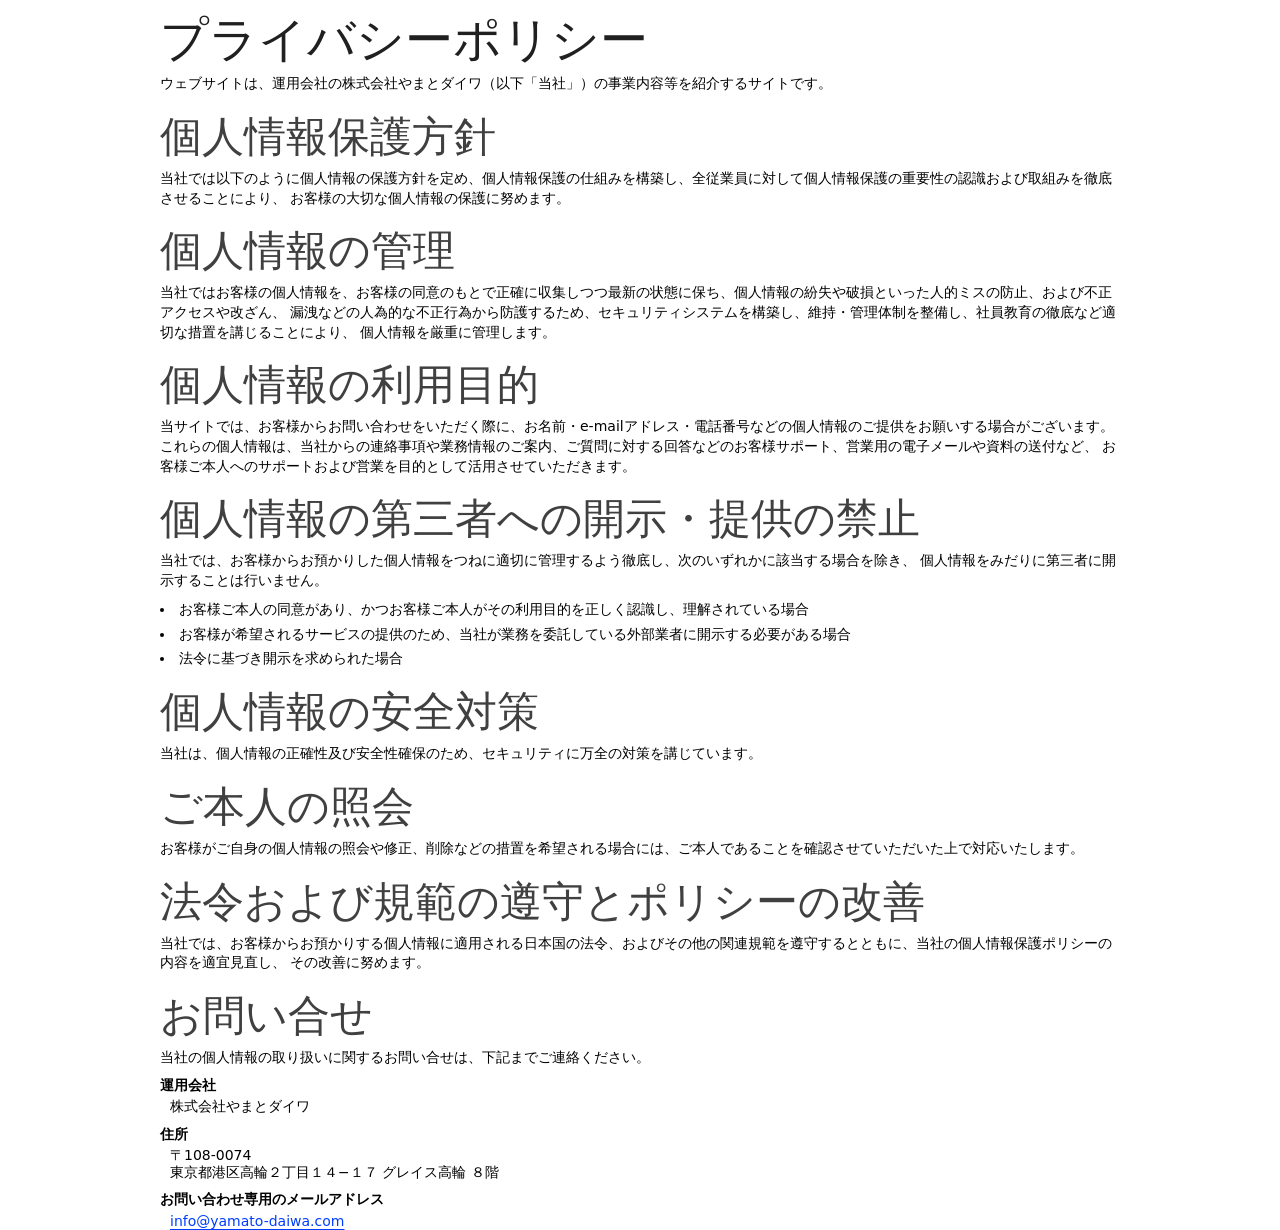
<file: privacy_policy.html>
<!DOCTYPE html><html lang="ja"><head><title>プライバシーポリシー｜ 「株式会社やまとダイワ」</title><meta charset="utf-8"><meta name="viewport" content="width=device-width, initial-scale=1, shrink-to-fit=no"><link href="/PrivacyPolicy/PrivacyPolicyPage--ab9b36f466.css" rel="stylesheet"></head><body class="PrivacyPolicyPage-SpecificContent"><h1>プライバシーポリシー</h1><p>ウェブサイトは、運用会社の株式会社やまとダイワ（以下「当社」）の事業内容等を紹介するサイトです。</p><h2>個人情報保護方針</h2><p>当社では以下のように個人情報の保護方針を定め、個人情報保護の仕組みを構築し、全従業員に対して個人情報保護の重要性の認識および取組みを徹底させることにより、 お客様の大切な個人情報の保護に努めます。</p><h2>個人情報の管理</h2><p>当社ではお客様の個人情報を、お客様の同意のもとで正確に収集しつつ最新の状態に保ち、個人情報の紛失や破損といった人的ミスの防止、および不正アクセスや改ざん、 漏洩などの人為的な不正行為から防護するため、セキュリティシステムを構築し、維持・管理体制を整備し、社員教育の徹底など適切な措置を講じることにより、 個人情報を厳重に管理します。</p><h2>個人情報の利用目的</h2><p>当サイトでは、お客様からお問い合わせをいただく際に、お名前・e-mailアドレス・電話番号などの個人情報のご提供をお願いする場合がございます。 これらの個人情報は、当社からの連絡事項や業務情報のご案内、ご質問に対する回答などのお客様サポート、営業用の電子メールや資料の送付など、 お客様ご本人へのサポートおよび営業を目的として活用させていただきます。</p><h2>個人情報の第三者への開示・提供の禁止</h2><p>当社では、お客様からお預かりした個人情報をつねに適切に管理するよう徹底し、次のいずれかに該当する場合を除き、 個人情報をみだりに第三者に開示することは行いません。</p><ul><li>お客様ご本人の同意があり、かつお客様ご本人がその利用目的を正しく認識し、理解されている場合</li><li>お客様が希望されるサービスの提供のため、当社が業務を委託している外部業者に開示する必要がある場合</li><li>法令に基づき開示を求められた場合</li></ul><h2>個人情報の安全対策</h2><p>当社は、個人情報の正確性及び安全性確保のため、セキュリティに万全の対策を講じています。</p><h2>ご本人の照会</h2><p>お客様がご自身の個人情報の照会や修正、削除などの措置を希望される場合には、ご本人であることを確認させていただいた上で対応いたします。</p><h2>法令および規範の遵守とポリシーの改善</h2><p>当社では、お客様からお預かりする個人情報に適用される日本国の法令、およびその他の関連規範を遵守するとともに、当社の個人情報保護ポリシーの内容を適宜見直し、 その改善に努めます。</p><h2>お問い合せ</h2><p>当社の個人情報の取り扱いに関するお問い合せは、下記までご連絡ください。</p><address><dl><dt>運用会社</dt><dd>株式会社やまとダイワ</dd><dt>住所</dt><dd>〒108-0074<br>東京都港区高輪２丁目１４−１７ グレイス高輪 ８階</dd><dt>お問い合わせ専用のメールアドレス</dt><dd><a class="Link--YDF Link--YDF__LineBreakable" href="mailto:info@yamato-daiwa.com">info@yamato-daiwa.com</a></dd></dl></address></body></html>
</file>
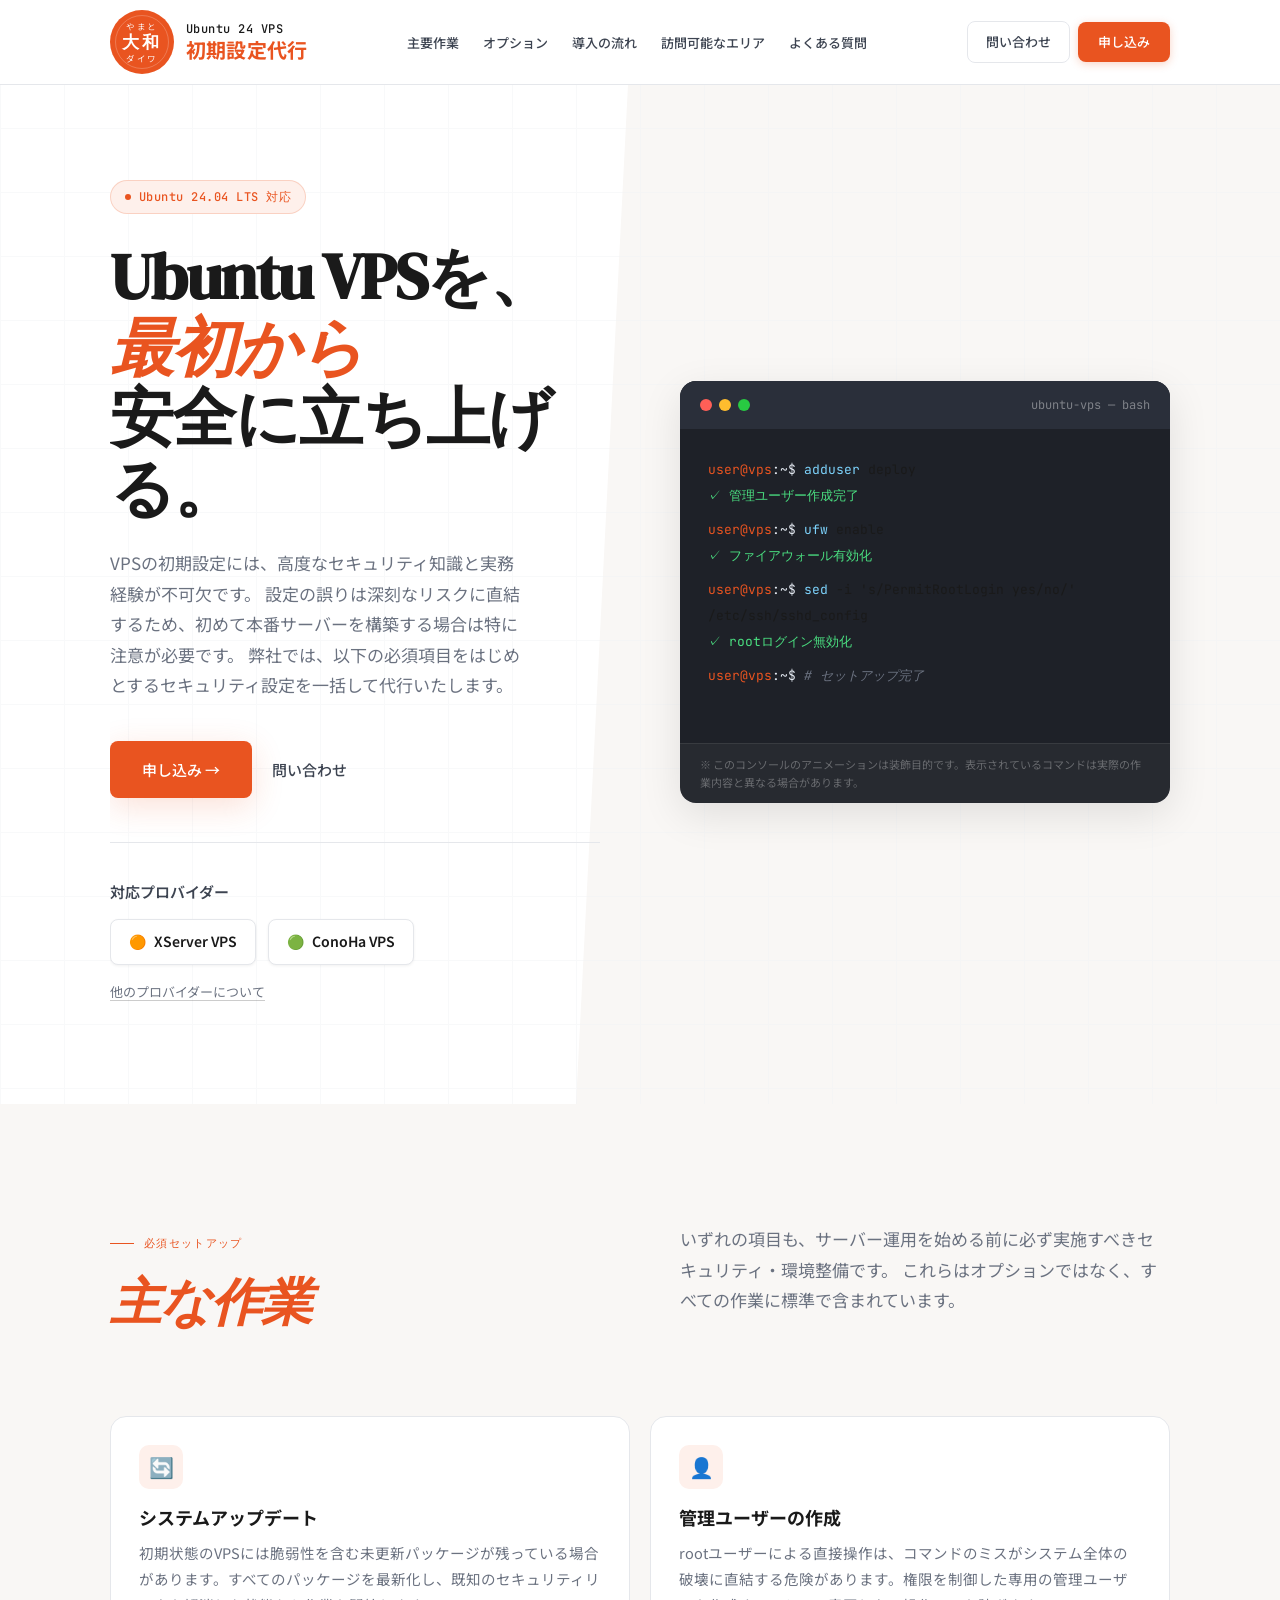
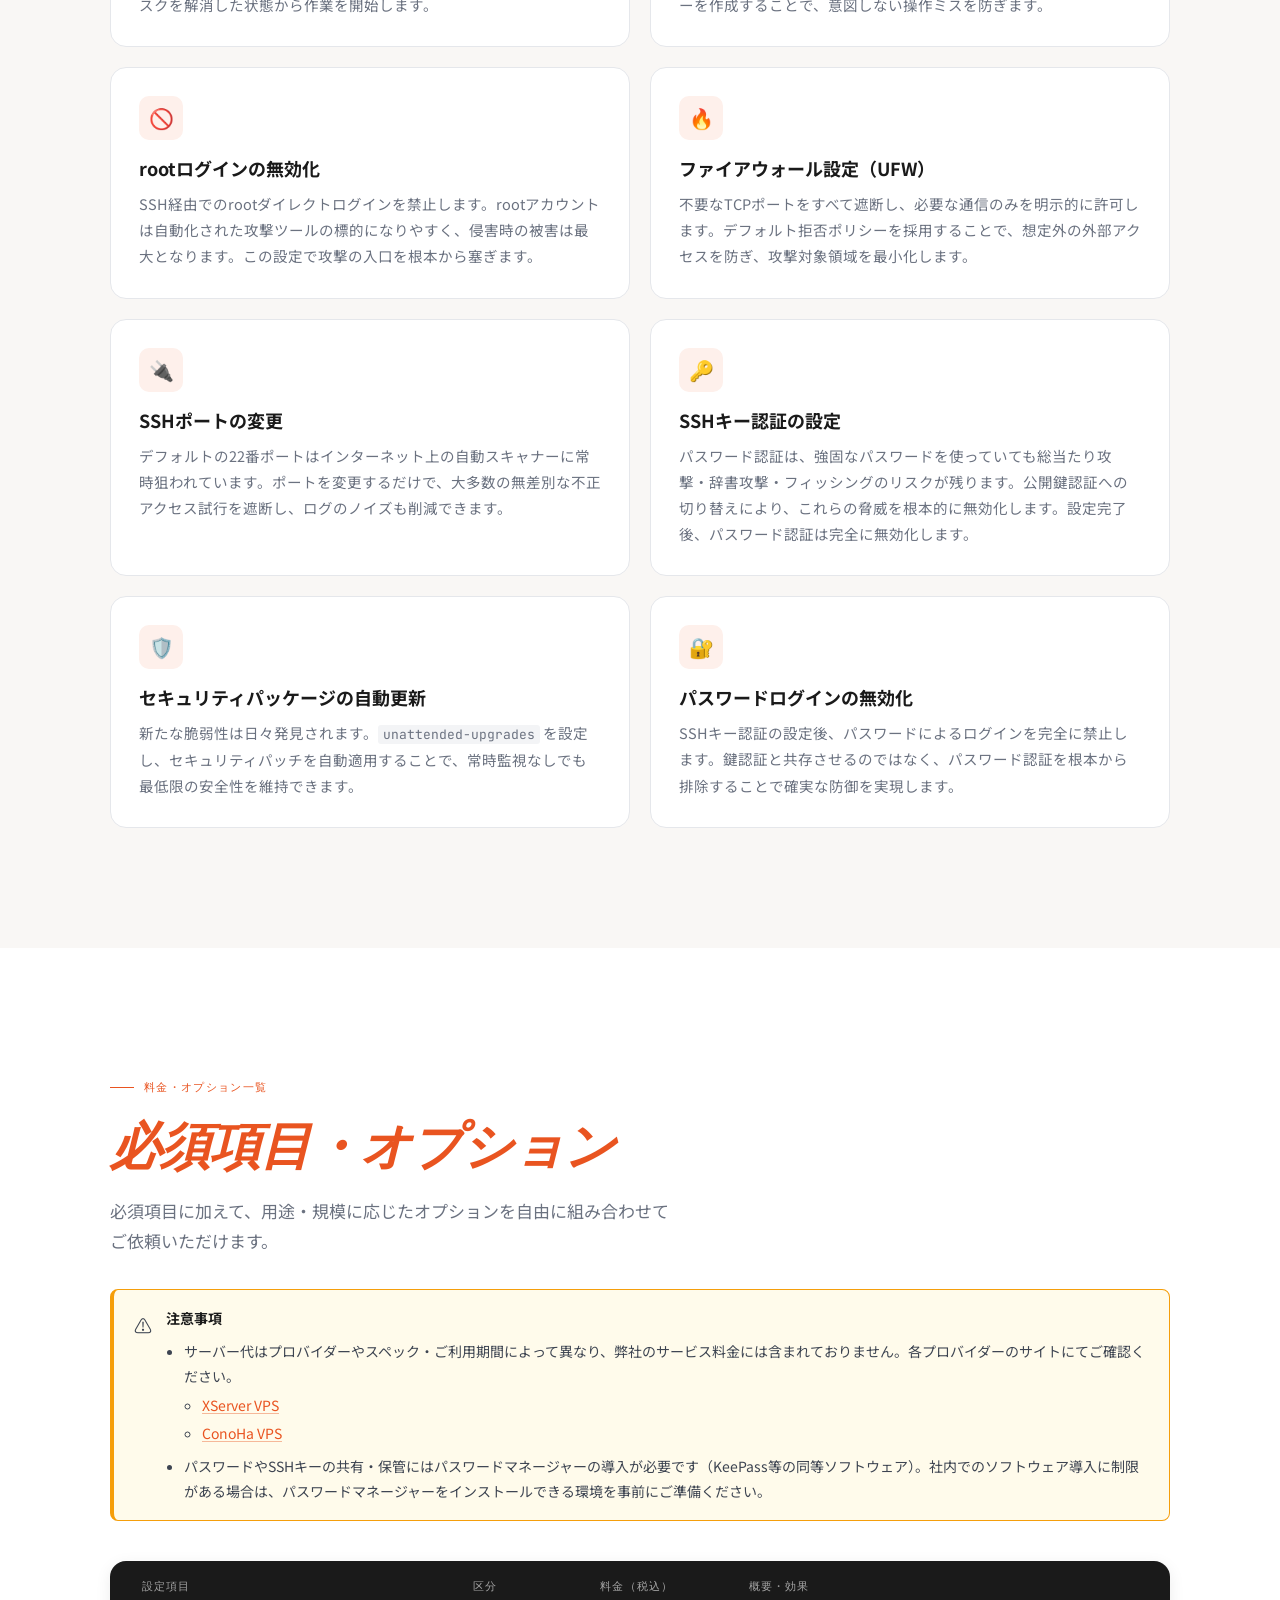
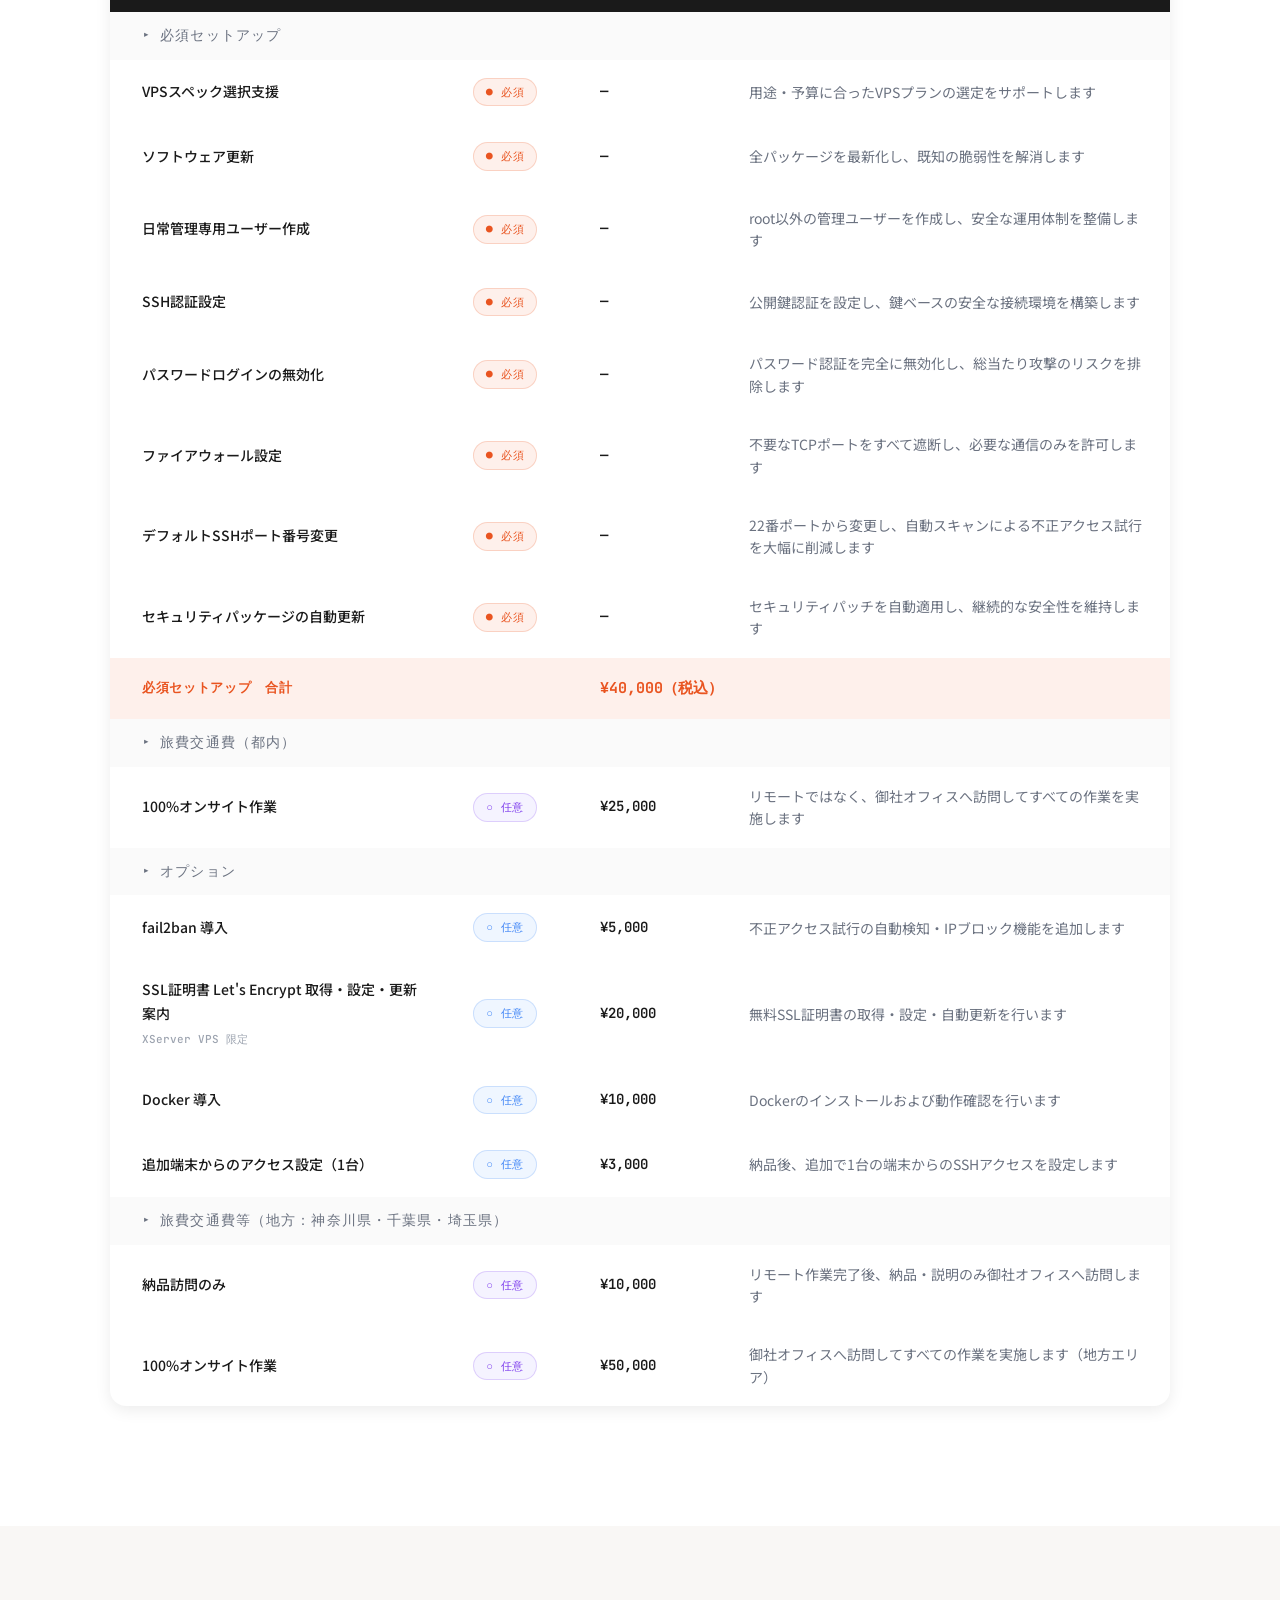
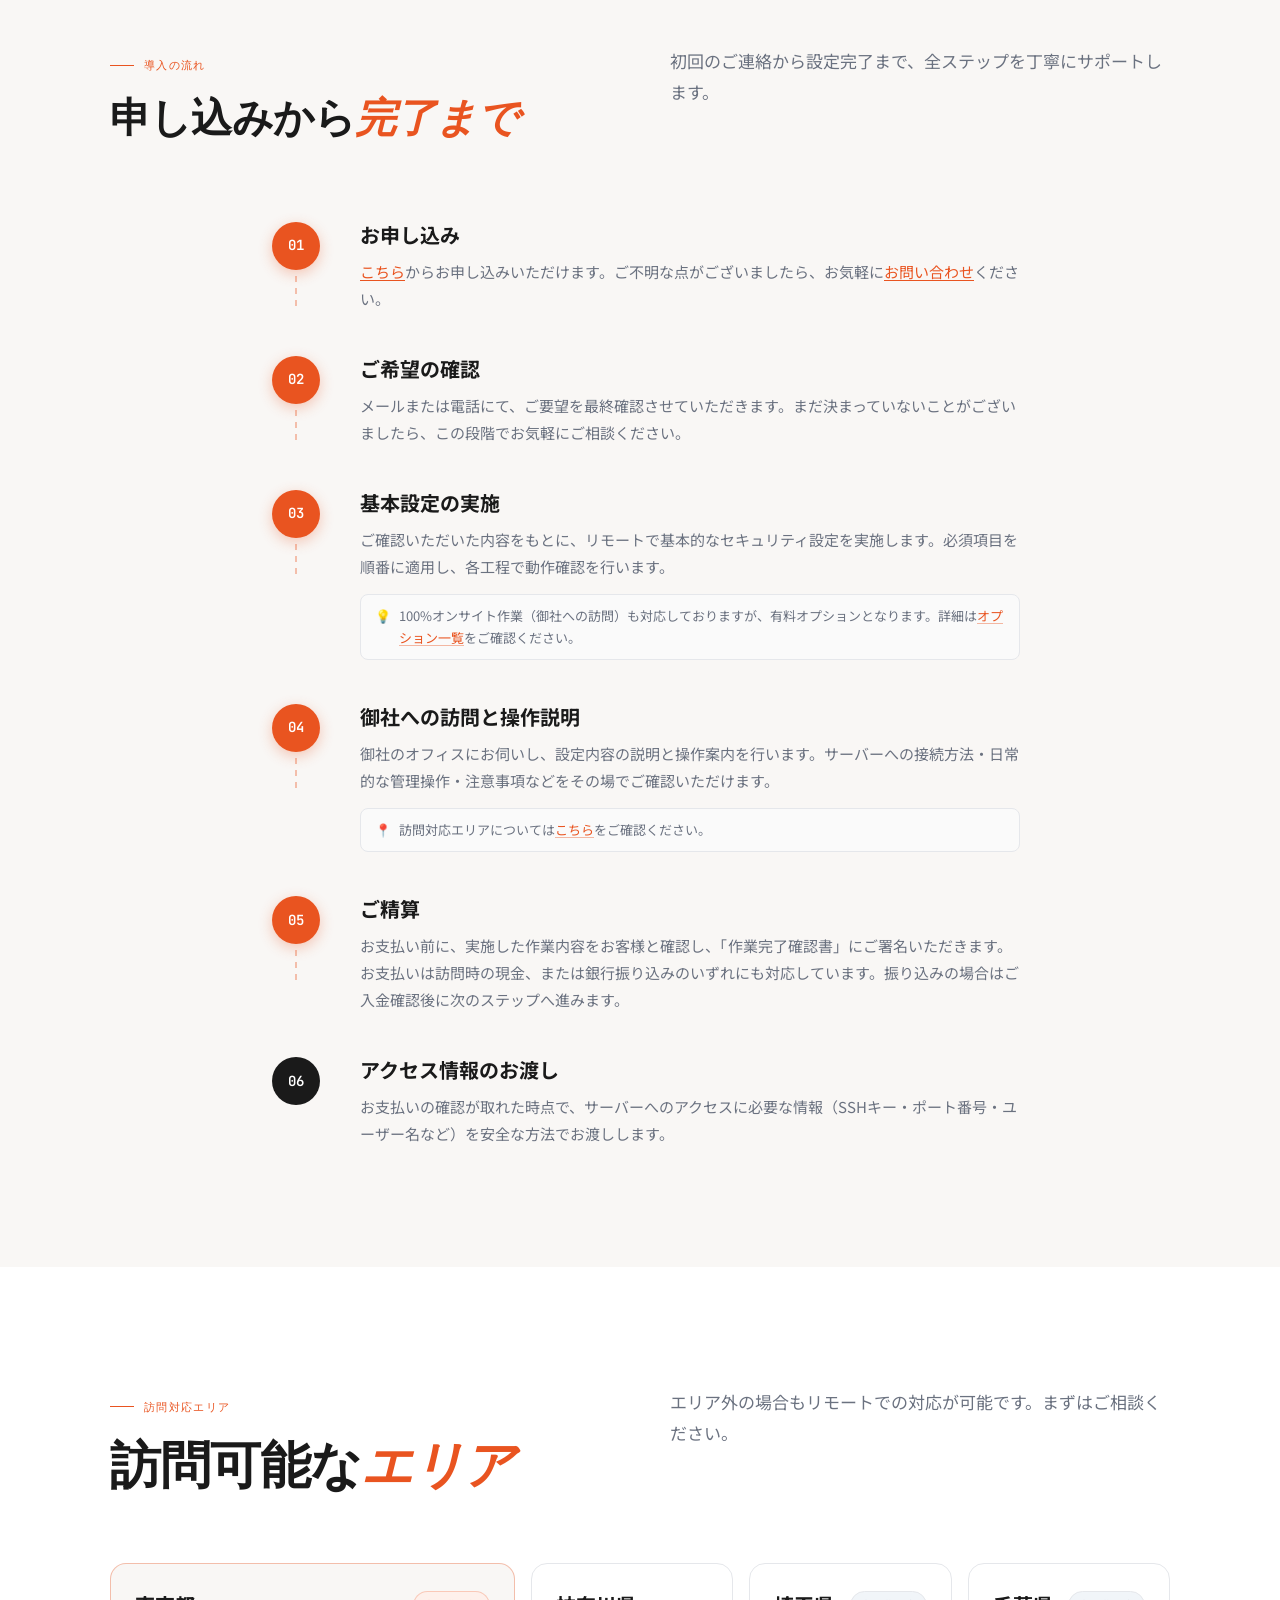
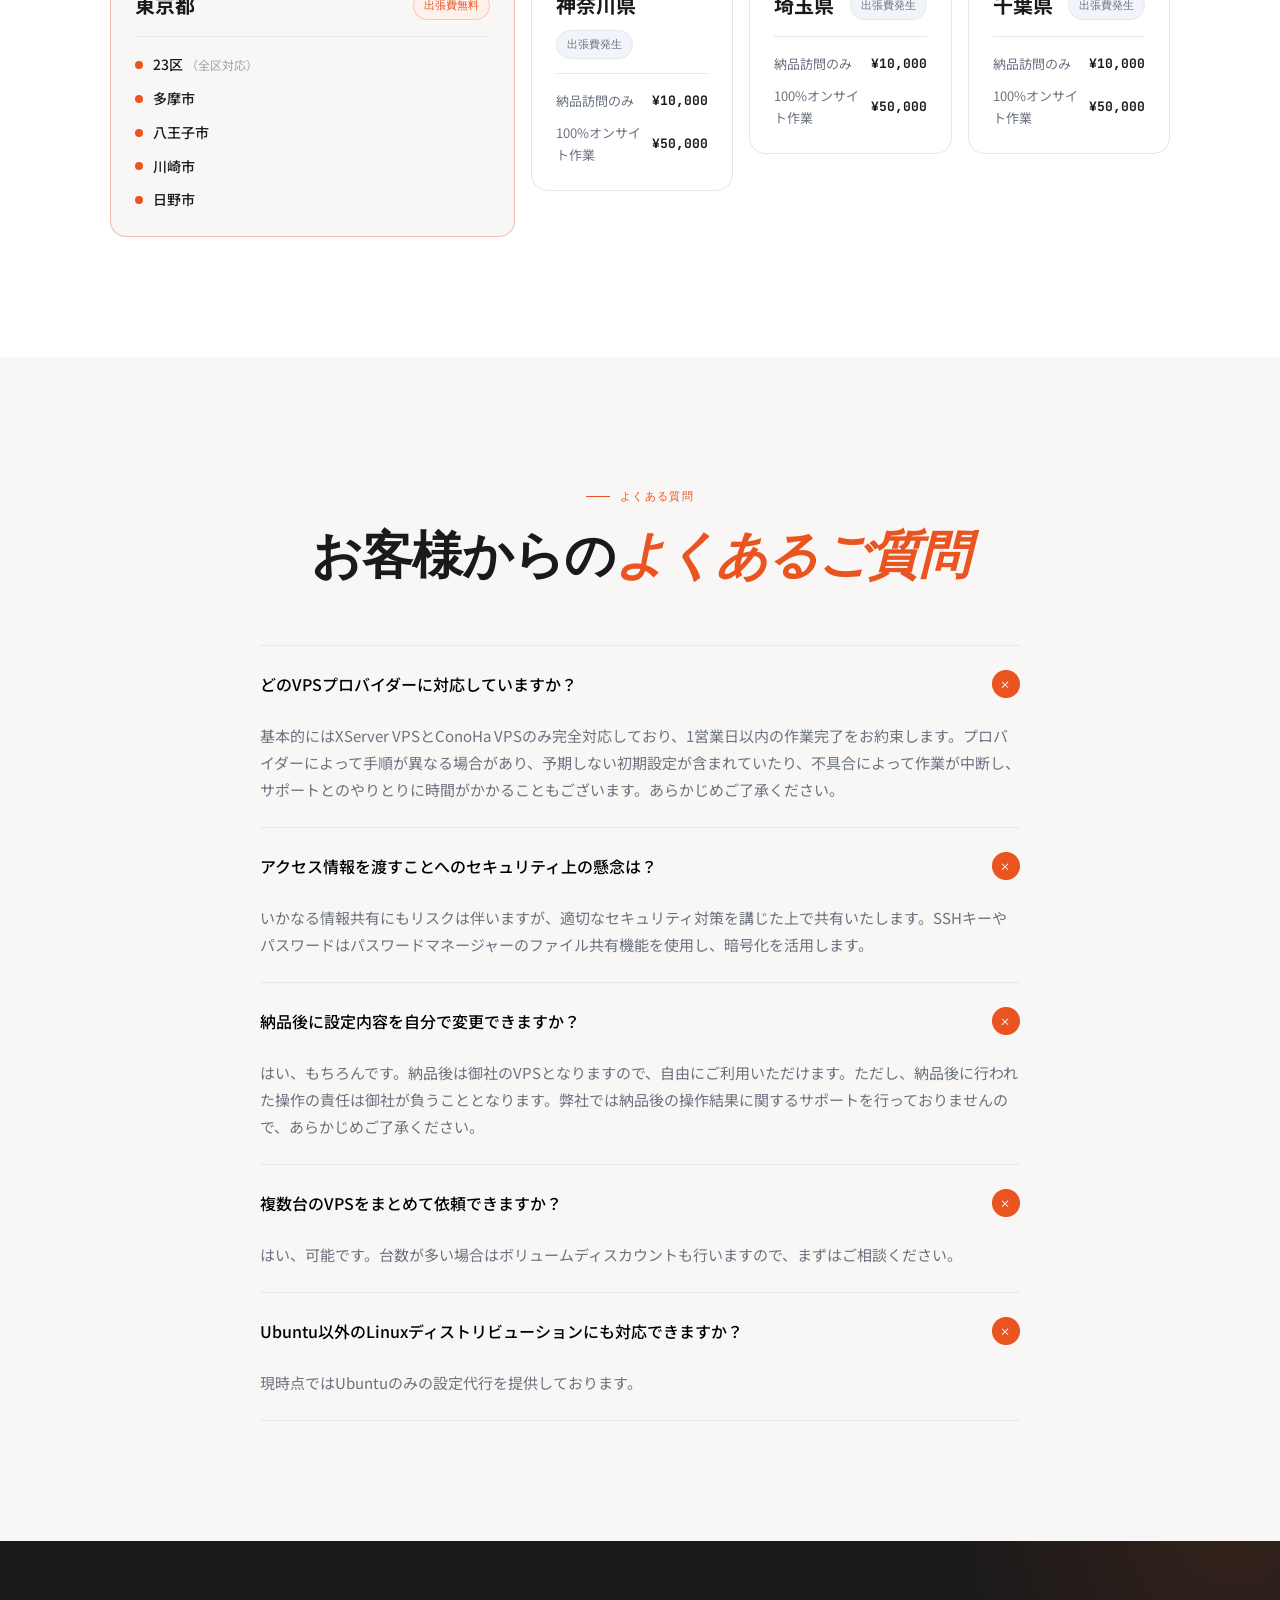
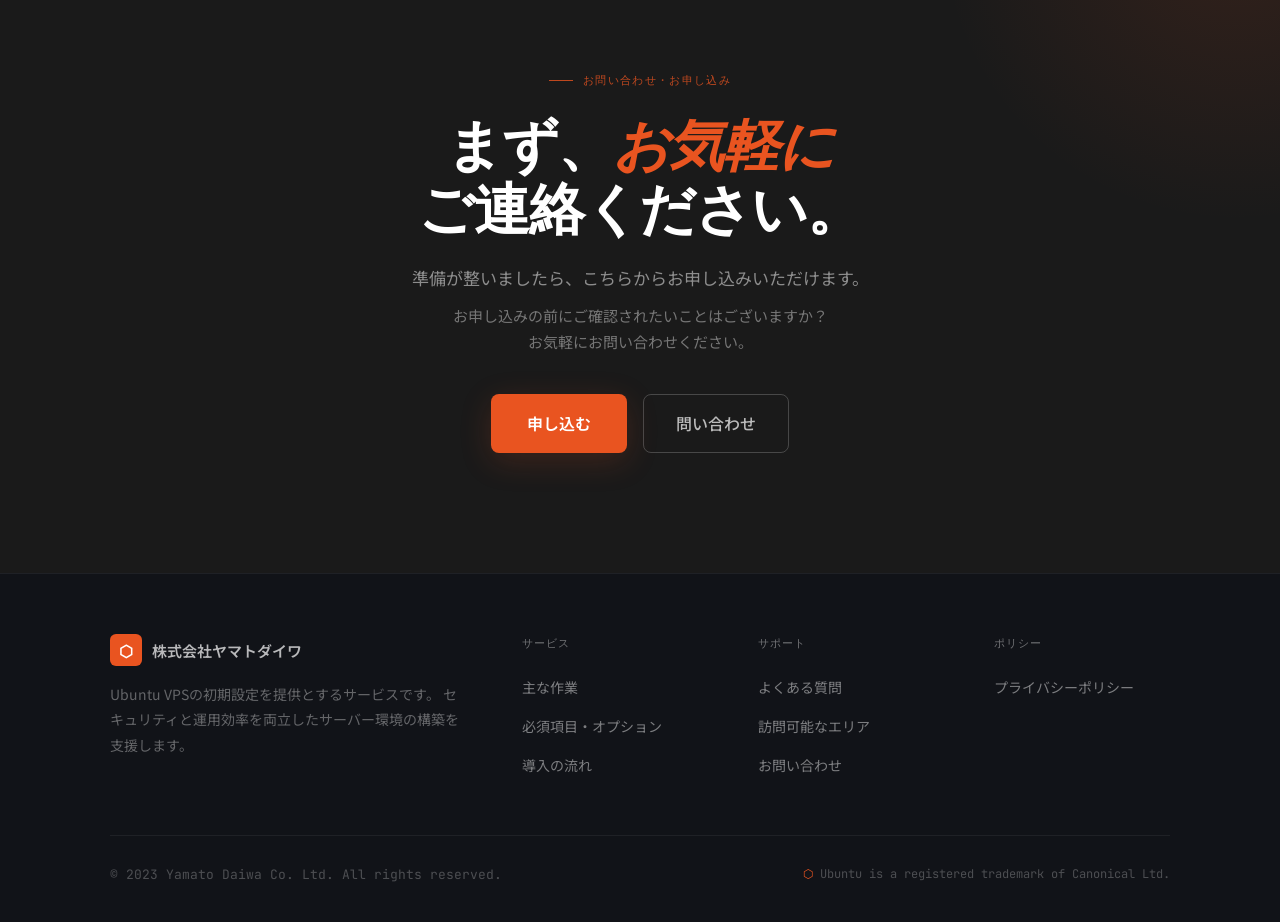
<file: ubuntu_vps_setup.html>
<!DOCTYPE html>
<html lang="ja">
<head>
  <meta charset="UTF-8" />
  <meta name="viewport" content="width=device-width, initial-scale=1.0" />
  <title>Ubuntu VPS 初期設定代行 | 株式会社ヤマトダイワ</title>
  <meta name="description" content="Ubuntu VPSの初期設定をプロが代行。SSH設定・ファイアウォール・セキュリティ強化まで、安全なサーバー環境を構築します。" />
  <link rel="stylesheet" href="./CommercialActivity/Services/UbuntuVPS_Setup/UbuntuVPS_SetupServicePage.css" />
</head>
<body>

<!-- ============================================================
     NAVIGATION
============================================================ -->
<nav class="nav">
  <div class="nav__inner">

    <a href="#" class="nav__logo">
      <div class="logo-mark" role="img" aria-label="株式会社やまとダイワ">
        <span class="logo-mark__kana">やまと</span>
        <span class="logo-mark__kanji">大和</span>
        <span class="logo-mark__kata">ダイワ</span>
      </div>
      <div class="nav__brand-text">
        <span class="nav__brand-top">Ubuntu 24 VPS</span>
        <span class="nav__brand-bottom">初期設定代行</span>
      </div>
    </a>

    <ul class="nav__links">
      <li><a href="#required">主要作業</a></li>
      <li><a href="#options">オプション</a></li>
      <li><a href="#flow">導入の流れ</a></li>
      <li><a href="#area">訪問可能なエリア</a></li>
      <li><a href="#faq">よくある質問</a></li>
    </ul>

    <div class="nav__actions">
      <a href="https://forms.gle/agfsLsqEhjm7JnG78" class="nav__btn-secondary">問い合わせ</a>
      <a href="https://forms.gle/nW5vjAwxWC3CvA8W7" class="nav__btn-primary">申し込み</a>
    </div>

    <button class="nav__hamburger" id="navHamburger" aria-label="メニューを開く" aria-expanded="false">
      <span></span><span></span><span></span>
    </button>
  </div>

  <div class="nav__drawer" id="navDrawer" aria-hidden="true">
    <ul class="nav__drawer-links">
      <li><a href="#required">主要作業</a></li>
      <li><a href="#options">オプション</a></li>
      <li><a href="#flow">導入の流れ</a></li>
      <li><a href="#area">訪問可能なエリア</a></li>
      <li><a href="#faq">よくある質問</a></li>
    </ul>
    <div class="nav__drawer-actions">
      <a href="https://forms.gle/agfsLsqEhjm7JnG78" class="nav__btn-secondary nav__btn--full">問い合わせ</a>
      <a href="https://forms.gle/nW5vjAwxWC3CvA8W7" class="nav__btn-primary nav__btn--full">申し込み</a>
    </div>
  </div>
</nav>


<!-- ============================================================
     HERO
============================================================ -->
<section class="hero" id="top">
  <div class="hero__grid" aria-hidden="true"></div>
  <div class="container">
    <div class="hero__inner">

      <div class="hero__content">
        <div class="hero__badge">
          <span class="hero__badge-dot" aria-hidden="true"></span>
          Ubuntu 24.04 LTS 対応
        </div>
        <h1 class="hero__heading">
          Ubuntu VPSを、<em>最初から</em><br>
          安全に立ち上げる。
        </h1>
        <p class="hero__sub">
          VPSの初期設定には、高度なセキュリティ知識と実務経験が不可欠です。
          設定の誤りは深刻なリスクに直結するため、初めて本番サーバーを構築する場合は特に注意が必要です。
          弊社では、以下の必須項目をはじめとするセキュリティ設定を一括して代行いたします。
        </p>
        <div class="hero__actions">
          <a href="https://forms.gle/nW5vjAwxWC3CvA8W7" class="btn-primary">申し込み →</a>
          <a href="https://forms.gle/agfsLsqEhjm7JnG78" class="btn-ghost">問い合わせ</a>
        </div>

        <div class="hero__providers">
          <p class="hero__providers-label">対応プロバイダー</p>
          <div class="hero__providers-list">
            <div class="provider-badge"><span aria-hidden="true">🟠</span> XServer VPS</div>
            <div class="provider-badge"><span aria-hidden="true">🟢</span> ConoHa VPS</div>
          </div>
          <div class="hero__other-provider">
            <a href="#faq-providers">他のプロバイダーについて</a>
          </div>
        </div>
      </div>

      <div class="fade-up">
        <div class="hero__terminal">
          <div class="terminal__bar">
            <div class="terminal__dots" aria-hidden="true">
              <div class="terminal__dot terminal__dot--red"></div>
              <div class="terminal__dot terminal__dot--yel"></div>
              <div class="terminal__dot terminal__dot--grn"></div>
            </div>
            <span class="terminal__title">ubuntu-vps — bash</span>
          </div>
          <div class="terminal__body" aria-hidden="true">
            <div class="t-line" style="opacity:0;transition:opacity .4s"><span class="t-prompt">user@vps</span><span class="t-cmd">:~$ </span><span class="t-arg">adduser</span> deploy</div>
            <div class="t-line" style="opacity:0;transition:opacity .4s"><span class="t-ok">✓ 管理ユーザー作成完了</span></div>
            <div class="t-line" style="opacity:0;transition:opacity .4s;margin-top:8px"><span class="t-prompt">user@vps</span><span class="t-cmd">:~$ </span><span class="t-arg">ufw</span> enable</div>
            <div class="t-line" style="opacity:0;transition:opacity .4s"><span class="t-ok">✓ ファイアウォール有効化</span></div>
            <div class="t-line" style="opacity:0;transition:opacity .4s;margin-top:8px"><span class="t-prompt">user@vps</span><span class="t-cmd">:~$ </span><span class="t-arg">sed</span> -i 's/PermitRootLogin yes/no/' /etc/ssh/sshd_config</div>
            <div class="t-line" style="opacity:0;transition:opacity .4s"><span class="t-ok">✓ rootログイン無効化</span></div>
            <div class="t-line" style="opacity:0;transition:opacity .4s;margin-top:8px"><span class="t-prompt">user@vps</span><span class="t-cmd">:~$ </span><span class="t-comment"># セットアップ完了</span></div>
            <div class="t-line" style="opacity:0;transition:opacity .4s"><span class="t-cursor"></span></div>
          </div>
          <p class="terminal__disclaimer">
            ※ このコンソールのアニメーションは装飾目的です。表示されているコマンドは実際の作業内容と異なる場合があります。
          </p>
        </div>
      </div>

    </div>
  </div>
</section>


<!-- ============================================================
     主な作業
============================================================ -->
<section class="section section--alt" id="required">
  <div class="container">
    <div class="required__intro">
      <div>
        <div class="section-label fade-up">必須セットアップ</div>
        <h2 class="section-title fade-up"><em>主な作業</em></h2>
      </div>
      <p class="section-subtitle fade-up">
        いずれの項目も、サーバー運用を始める前に必ず実施すべきセキュリティ・環境整備です。
        これらはオプションではなく、すべての作業に標準で含まれています。
      </p>
    </div>

    <div class="required__cards">

      <div class="req-card fade-up fade-up-delay-1">
        <div class="req-card__icon" aria-hidden="true">🔄</div>
        <h3 class="req-card__title">システムアップデート</h3>
        <p class="req-card__desc">初期状態のVPSには脆弱性を含む未更新パッケージが残っている場合があります。すべてのパッケージを最新化し、既知のセキュリティリスクを解消した状態から作業を開始します。</p>
      </div>

      <div class="req-card fade-up fade-up-delay-2">
        <div class="req-card__icon" aria-hidden="true">👤</div>
        <h3 class="req-card__title">管理ユーザーの作成</h3>
        <p class="req-card__desc">rootユーザーによる直接操作は、コマンドのミスがシステム全体の破壊に直結する危険があります。権限を制御した専用の管理ユーザーを作成することで、意図しない操作ミスを防ぎます。</p>
      </div>

      <div class="req-card fade-up fade-up-delay-3">
        <div class="req-card__icon" aria-hidden="true">🚫</div>
        <h3 class="req-card__title">rootログインの無効化</h3>
        <p class="req-card__desc">SSH経由でのrootダイレクトログインを禁止します。rootアカウントは自動化された攻撃ツールの標的になりやすく、侵害時の被害は最大となります。この設定で攻撃の入口を根本から塞ぎます。</p>
      </div>

      <div class="req-card fade-up fade-up-delay-4">
        <div class="req-card__icon" aria-hidden="true">🔥</div>
        <h3 class="req-card__title">ファイアウォール設定（UFW）</h3>
        <p class="req-card__desc">不要なTCPポートをすべて遮断し、必要な通信のみを明示的に許可します。デフォルト拒否ポリシーを採用することで、想定外の外部アクセスを防ぎ、攻撃対象領域を最小化します。</p>
      </div>

      <div class="req-card fade-up fade-up-delay-1">
        <div class="req-card__icon" aria-hidden="true">🔌</div>
        <h3 class="req-card__title">SSHポートの変更</h3>
        <p class="req-card__desc">デフォルトの22番ポートはインターネット上の自動スキャナーに常時狙われています。ポートを変更するだけで、大多数の無差別な不正アクセス試行を遮断し、ログのノイズも削減できます。</p>
      </div>

      <div class="req-card fade-up fade-up-delay-2">
        <div class="req-card__icon" aria-hidden="true">🔑</div>
        <h3 class="req-card__title">SSHキー認証の設定</h3>
        <p class="req-card__desc">パスワード認証は、強固なパスワードを使っていても総当たり攻撃・辞書攻撃・フィッシングのリスクが残ります。公開鍵認証への切り替えにより、これらの脅威を根本的に無効化します。設定完了後、パスワード認証は完全に無効化します。</p>
      </div>

      <div class="req-card fade-up fade-up-delay-3">
        <div class="req-card__icon" aria-hidden="true">🛡️</div>
        <h3 class="req-card__title">セキュリティパッケージの自動更新</h3>
        <p class="req-card__desc">新たな脆弱性は日々発見されます。<code style="font-family:var(--font-mono);font-size:13px;background:var(--border-soft);padding:1px 5px;border-radius:3px">unattended-upgrades</code> を設定し、セキュリティパッチを自動適用することで、常時監視なしでも最低限の安全性を維持できます。</p>
      </div>

      <div class="req-card fade-up fade-up-delay-4">
        <div class="req-card__icon" aria-hidden="true">🔐</div>
        <h3 class="req-card__title">パスワードログインの無効化</h3>
        <p class="req-card__desc">SSHキー認証の設定後、パスワードによるログインを完全に禁止します。鍵認証と共存させるのではなく、パスワード認証を根本から排除することで確実な防御を実現します。</p>
      </div>

    </div>
  </div>
</section>


<!-- ============================================================
     オプション・料金
============================================================ -->
<section class="section" id="options">
  <div class="container">
    <div class="options__intro">
      <div class="section-label fade-up">料金・オプション一覧</div>
      <h2 class="section-title fade-up"><em>必須項目・オプション</em></h2>
      <p class="section-subtitle fade-up" style="margin-bottom:32px">
        必須項目に加えて、用途・規模に応じたオプションを自由に組み合わせてご依頼いただけます。
      </p>
      <div class="admonition fade-up">
        <span class="admonition__icon" aria-hidden="true">⚠️</span>
        <div>
          <p class="admonition__title">注意事項</p>
          <ul class="admonition__list">
            <li>
              サーバー代はプロバイダーやスペック・ご利用期間によって異なり、弊社のサービス料金には含まれておりません。各プロバイダーのサイトにてご確認ください。
              <ul class="admonition__sublist">
                <li><a href="https://vps.xserver.ne.jp/" target="_blank" rel="noopener">XServer VPS</a></li>
                <li><a href="https://vps.conoha.jp/pricing/" target="_blank" rel="noopener">ConoHa VPS</a></li>
              </ul>
            </li>
            <li>パスワードやSSHキーの共有・保管にはパスワードマネージャーの導入が必要です（KeePass等の同等ソフトウェア）。社内でのソフトウェア導入に制限がある場合は、パスワードマネージャーをインストールできる環境を事前にご準備ください。</li>
          </ul>
        </div>
      </div>
    </div>

    <div class="fade-up">
      <table class="options-table">
        <thead>
          <tr>
            <th style="width:32%">設定項目</th>
            <th style="width:12%">区分</th>
            <th style="width:14%">料金（税込）</th>
            <th>概要・効果</th>
          </tr>
        </thead>
        <tbody>

          <tr class="category-row"><td colspan="4">▸ 必須セットアップ</td></tr>
          <tr>
            <td>VPSスペック選択支援</td>
            <td><span class="badge badge--required">● 必須</span></td>
            <td class="price-cell">—</td>
            <td class="desc-cell">用途・予算に合ったVPSプランの選定をサポートします</td>
          </tr>
          <tr>
            <td>ソフトウェア更新</td>
            <td><span class="badge badge--required">● 必須</span></td>
            <td class="price-cell">—</td>
            <td class="desc-cell">全パッケージを最新化し、既知の脆弱性を解消します</td>
          </tr>
          <tr>
            <td>日常管理専用ユーザー作成</td>
            <td><span class="badge badge--required">● 必須</span></td>
            <td class="price-cell">—</td>
            <td class="desc-cell">root以外の管理ユーザーを作成し、安全な運用体制を整備します</td>
          </tr>
          <tr>
            <td>SSH認証設定</td>
            <td><span class="badge badge--required">● 必須</span></td>
            <td class="price-cell">—</td>
            <td class="desc-cell">公開鍵認証を設定し、鍵ベースの安全な接続環境を構築します</td>
          </tr>
          <tr>
            <td>パスワードログインの無効化</td>
            <td><span class="badge badge--required">● 必須</span></td>
            <td class="price-cell">—</td>
            <td class="desc-cell">パスワード認証を完全に無効化し、総当たり攻撃のリスクを排除します</td>
          </tr>
          <tr>
            <td>ファイアウォール設定</td>
            <td><span class="badge badge--required">● 必須</span></td>
            <td class="price-cell">—</td>
            <td class="desc-cell">不要なTCPポートをすべて遮断し、必要な通信のみを許可します</td>
          </tr>
          <tr>
            <td>デフォルトSSHポート番号変更</td>
            <td><span class="badge badge--required">● 必須</span></td>
            <td class="price-cell">—</td>
            <td class="desc-cell">22番ポートから変更し、自動スキャンによる不正アクセス試行を大幅に削減します</td>
          </tr>
          <tr>
            <td>セキュリティパッケージの自動更新</td>
            <td><span class="badge badge--required">● 必須</span></td>
            <td class="price-cell">—</td>
            <td class="desc-cell">セキュリティパッチを自動適用し、継続的な安全性を維持します</td>
          </tr>
          <tr class="sum-row">
            <td colspan="2">必須セットアップ　合計</td>
            <td colspan="2" class="price-cell--total">¥40,000（税込）</td>
          </tr>

          <tr class="category-row"><td colspan="4">▸ 旅費交通費（都内）</td></tr>
          <tr>
            <td>100%オンサイト作業</td>
            <td><span class="badge badge--travel">○ 任意</span></td>
            <td class="price-cell">¥25,000</td>
            <td class="desc-cell">リモートではなく、御社オフィスへ訪問してすべての作業を実施します</td>
          </tr>

          <tr class="category-row"><td colspan="4">▸ オプション</td></tr>
          <tr>
            <td>fail2ban 導入</td>
            <td><span class="badge badge--optional">○ 任意</span></td>
            <td class="price-cell">¥5,000</td>
            <td class="desc-cell">不正アクセス試行の自動検知・IPブロック機能を追加します</td>
          </tr>
          <tr>
            <td>SSL証明書 Let's Encrypt 取得・設定・更新案内<br><small style="color:var(--slate-light);font-family:var(--font-mono);font-size:11px">XServer VPS 限定</small></td>
            <td><span class="badge badge--optional">○ 任意</span></td>
            <td class="price-cell">¥20,000</td>
            <td class="desc-cell">無料SSL証明書の取得・設定・自動更新を行います</td>
          </tr>
          <tr>
            <td>Docker 導入</td>
            <td><span class="badge badge--optional">○ 任意</span></td>
            <td class="price-cell">¥10,000</td>
            <td class="desc-cell">Dockerのインストールおよび動作確認を行います</td>
          </tr>
          <tr>
            <td>追加端末からのアクセス設定（1台）</td>
            <td><span class="badge badge--optional">○ 任意</span></td>
            <td class="price-cell">¥3,000</td>
            <td class="desc-cell">納品後、追加で1台の端末からのSSHアクセスを設定します</td>
          </tr>

          <tr class="category-row"><td colspan="4">▸ 旅費交通費等（地方：神奈川県・千葉県・埼玉県）</td></tr>
          <tr>
            <td>納品訪問のみ</td>
            <td><span class="badge badge--travel">○ 任意</span></td>
            <td class="price-cell">¥10,000</td>
            <td class="desc-cell">リモート作業完了後、納品・説明のみ御社オフィスへ訪問します</td>
          </tr>
          <tr>
            <td>100%オンサイト作業</td>
            <td><span class="badge badge--travel">○ 任意</span></td>
            <td class="price-cell">¥50,000</td>
            <td class="desc-cell">御社オフィスへ訪問してすべての作業を実施します（地方エリア）</td>
          </tr>

        </tbody>
      </table>
    </div>
  </div>
</section>


<!-- ============================================================
     導入の流れ
============================================================ -->
<section class="section section--alt" id="flow">
  <div class="container">
    <div class="flow__header">
      <div>
        <div class="section-label fade-up">導入の流れ</div>
        <h2 class="section-title fade-up" style="font-size:clamp(28px,3.2vw,42px)">申し込みから<em>完了まで</em></h2>
      </div>
      <p class="section-subtitle fade-up">
        初回のご連絡から設定完了まで、全ステップを丁寧にサポートします。
      </p>
    </div>

    <div class="flow__timeline">

      <div class="flow-step fade-up">
        <div class="flow-step__left">
          <div class="flow-step__num">01</div>
          <div class="flow-step__line"></div>
        </div>
        <div class="flow-step__body">
          <h3 class="flow-step__title">お申し込み</h3>
          <p class="flow-step__desc">
            <a href="https://forms.gle/nW5vjAwxWC3CvA8W7" style="color:var(--orange);text-decoration:underline;text-underline-offset:2px">こちら</a>からお申し込みいただけます。ご不明な点がございましたら、お気軽に<a href="https://forms.gle/agfsLsqEhjm7JnG78" style="color:var(--orange);text-decoration:underline;text-underline-offset:2px">お問い合わせ</a>ください。
          </p>
        </div>
      </div>

      <div class="flow-step fade-up">
        <div class="flow-step__left">
          <div class="flow-step__num">02</div>
          <div class="flow-step__line"></div>
        </div>
        <div class="flow-step__body">
          <h3 class="flow-step__title">ご希望の確認</h3>
          <p class="flow-step__desc">
            メールまたは電話にて、ご要望を最終確認させていただきます。まだ決まっていないことがございましたら、この段階でお気軽にご相談ください。
          </p>
        </div>
      </div>

      <div class="flow-step fade-up">
        <div class="flow-step__left">
          <div class="flow-step__num">03</div>
          <div class="flow-step__line"></div>
        </div>
        <div class="flow-step__body">
          <h3 class="flow-step__title">基本設定の実施</h3>
          <p class="flow-step__desc">
            ご確認いただいた内容をもとに、リモートで基本的なセキュリティ設定を実施します。必須項目を順番に適用し、各工程で動作確認を行います。
          </p>
          <div class="flow-step__note">
            <span aria-hidden="true">💡</span>
            <span>100%オンサイト作業（御社への訪問）も対応しておりますが、有料オプションとなります。詳細は<a href="#options">オプション一覧</a>をご確認ください。</span>
          </div>
        </div>
      </div>

      <div class="flow-step fade-up">
        <div class="flow-step__left">
          <div class="flow-step__num">04</div>
          <div class="flow-step__line"></div>
        </div>
        <div class="flow-step__body">
          <h3 class="flow-step__title">御社への訪問と操作説明</h3>
          <p class="flow-step__desc">
            御社のオフィスにお伺いし、設定内容の説明と操作案内を行います。サーバーへの接続方法・日常的な管理操作・注意事項などをその場でご確認いただけます。
          </p>
          <div class="flow-step__note">
            <span aria-hidden="true">📍</span>
            <span>訪問対応エリアについては<a href="#area">こちら</a>をご確認ください。</span>
          </div>
        </div>
      </div>

      <div class="flow-step fade-up">
        <div class="flow-step__left">
          <div class="flow-step__num">05</div>
          <div class="flow-step__line"></div>
        </div>
        <div class="flow-step__body">
          <h3 class="flow-step__title">ご精算</h3>
          <p class="flow-step__desc">
            お支払い前に、実施した作業内容をお客様と確認し、「作業完了確認書」にご署名いただきます。お支払いは訪問時の現金、または銀行振り込みのいずれにも対応しています。振り込みの場合はご入金確認後に次のステップへ進みます。
          </p>
        </div>
      </div>

      <div class="flow-step flow-step--last fade-up">
        <div class="flow-step__left">
          <div class="flow-step__num flow-step__num--final">06</div>
        </div>
        <div class="flow-step__body">
          <h3 class="flow-step__title">アクセス情報のお渡し</h3>
          <p class="flow-step__desc">
            お支払いの確認が取れた時点で、サーバーへのアクセスに必要な情報（SSHキー・ポート番号・ユーザー名など）を安全な方法でお渡しします。
          </p>
        </div>
      </div>

    </div>
  </div>
</section>


<!-- ============================================================
     訪問可能なエリア
============================================================ -->
<section class="section" id="area">
  <div class="container">
    <div class="area__header">
      <div>
        <div class="section-label fade-up">訪問対応エリア</div>
        <h2 class="section-title fade-up">訪問可能な<em>エリア</em></h2>
      </div>
      <p class="section-subtitle fade-up">
        エリア外の場合もリモートでの対応が可能です。まずはご相談ください。
      </p>
    </div>

    <div class="area__grid fade-up">
      <div class="area-card area-card--primary">
        <div class="area-card__pref">
          <span class="area-card__pref-name">東京都</span>
          <span class="area-card__badge area-card__badge--free">出張費無料</span>
        </div>
        <ul class="area-card__cities">
          <li><span class="city-dot" aria-hidden="true"></span><span class="city-name">23区 <span class="city-sub">（全区対応）</span></span></li>
          <li><span class="city-dot" aria-hidden="true"></span><span class="city-name">多摩市</span></li>
          <li><span class="city-dot" aria-hidden="true"></span><span class="city-name">八王子市</span></li>
          <li><span class="city-dot" aria-hidden="true"></span><span class="city-name">川崎市</span></li>
          <li><span class="city-dot" aria-hidden="true"></span><span class="city-name">日野市</span></li>
        </ul>
      </div>

      <div class="area-card">
        <div class="area-card__pref">
          <span class="area-card__pref-name">神奈川県</span>
          <span class="area-card__badge area-card__badge--fee">出張費発生</span>
        </div>
        <ul class="area-card__fees">
          <li><span>納品訪問のみ</span><strong>¥10,000</strong></li>
          <li><span>100%オンサイト作業</span><strong>¥50,000</strong></li>
        </ul>
      </div>

      <div class="area-card">
        <div class="area-card__pref">
          <span class="area-card__pref-name">埼玉県</span>
          <span class="area-card__badge area-card__badge--fee">出張費発生</span>
        </div>
        <ul class="area-card__fees">
          <li><span>納品訪問のみ</span><strong>¥10,000</strong></li>
          <li><span>100%オンサイト作業</span><strong>¥50,000</strong></li>
        </ul>
      </div>

      <div class="area-card">
        <div class="area-card__pref">
          <span class="area-card__pref-name">千葉県</span>
          <span class="area-card__badge area-card__badge--fee">出張費発生</span>
        </div>
        <ul class="area-card__fees">
          <li><span>納品訪問のみ</span><strong>¥10,000</strong></li>
          <li><span>100%オンサイト作業</span><strong>¥50,000</strong></li>
        </ul>
      </div>
    </div>
  </div>
</section>


<!-- ============================================================
     FAQ
============================================================ -->
<section class="section section--alt" id="faq">
  <div class="container">
    <div style="text-align:center">
      <div class="section-label fade-up" style="justify-content:center">よくある質問</div>
      <h2 class="section-title fade-up" style="text-align:center">お客様からの<em>よくあるご質問</em></h2>
    </div>

    <div class="faq__list fade-up">

      <div class="faq-item open" id="faq-providers">
        <button class="faq-item__q" aria-expanded="true">
          どのVPSプロバイダーに対応していますか？
          <span class="faq-item__icon" aria-hidden="true">+</span>
        </button>
        <div class="faq-item__a">
          <p>基本的にはXServer VPSとConoHa VPSのみ完全対応しており、1営業日以内の作業完了をお約束します。プロバイダーによって手順が異なる場合があり、予期しない初期設定が含まれていたり、不具合によって作業が中断し、サポートとのやりとりに時間がかかることもございます。あらかじめご了承ください。</p>
        </div>
      </div>

      <div class="faq-item open">
        <button class="faq-item__q" aria-expanded="true">
          アクセス情報を渡すことへのセキュリティ上の懸念は？
          <span class="faq-item__icon" aria-hidden="true">+</span>
        </button>
        <div class="faq-item__a">
          <p>いかなる情報共有にもリスクは伴いますが、適切なセキュリティ対策を講じた上で共有いたします。SSHキーやパスワードはパスワードマネージャーのファイル共有機能を使用し、暗号化を活用します。</p>
        </div>
      </div>

      <div class="faq-item open">
        <button class="faq-item__q" aria-expanded="true">
          納品後に設定内容を自分で変更できますか？
          <span class="faq-item__icon" aria-hidden="true">+</span>
        </button>
        <div class="faq-item__a">
          <p>はい、もちろんです。納品後は御社のVPSとなりますので、自由にご利用いただけます。ただし、納品後に行われた操作の責任は御社が負うこととなります。弊社では納品後の操作結果に関するサポートを行っておりませんので、あらかじめご了承ください。</p>
        </div>
      </div>

      <div class="faq-item open">
        <button class="faq-item__q" aria-expanded="true">
          複数台のVPSをまとめて依頼できますか？
          <span class="faq-item__icon" aria-hidden="true">+</span>
        </button>
        <div class="faq-item__a">
          <p>はい、可能です。台数が多い場合はボリュームディスカウントも行いますので、まずはご相談ください。</p>
        </div>
      </div>

      <div class="faq-item open">
        <button class="faq-item__q" aria-expanded="true">
          Ubuntu以外のLinuxディストリビューションにも対応できますか？
          <span class="faq-item__icon" aria-hidden="true">+</span>
        </button>
        <div class="faq-item__a">
          <p>現時点ではUbuntuのみの設定代行を提供しております。</p>
        </div>
      </div>

    </div>
  </div>
</section>


<!-- ============================================================
     CTA
============================================================ -->
<section class="section section--dark cta-section" id="contact">
  <div class="container">
    <div class="cta__inner fade-up">
      <div class="cta__label">お問い合わせ・お申し込み</div>
      <h2 class="cta__title">まず、<em>お気軽に</em><br>ご連絡ください。</h2>
      <p class="cta__sub">準備が整いましたら、こちらからお申し込みいただけます。</p>
      <p class="cta__inquiry-text">お申し込みの前にご確認されたいことはございますか？<br>お気軽にお問い合わせください。</p>
      <div class="cta__actions">
        <a href="https://forms.gle/nW5vjAwxWC3CvA8W7" class="cta__btn-primary">申し込む</a>
        <a href="https://forms.gle/agfsLsqEhjm7JnG78" class="cta__btn-secondary">問い合わせ</a>
      </div>
    </div>
  </div>
</section>


<!-- ============================================================
     FOOTER
============================================================ -->
<footer class="footer">
  <div class="container">
    <div class="footer__top">
      <div>
        <div class="footer__brand">
          <span class="footer__brand-icon" aria-hidden="true">⬡</span>
          <a href="https://yamato-daiwa.com/" style="color:inherit">株式会社ヤマトダイワ</a>
        </div>
        <p class="footer__desc">
          Ubuntu VPSの初期設定を提供とするサービスです。
          セキュリティと運用効率を両立したサーバー環境の構築を支援します。
        </p>
      </div>
      <div>
        <p class="footer__col-title">サービス</p>
        <ul class="footer__links">
          <li><a href="#required">主な作業</a></li>
          <li><a href="#options">必須項目・オプション</a></li>
          <li><a href="#flow">導入の流れ</a></li>
        </ul>
      </div>
      <div>
        <p class="footer__col-title">サポート</p>
        <ul class="footer__links">
          <li><a href="#faq">よくある質問</a></li>
          <li><a href="#area">訪問可能なエリア</a></li>
          <li><a href="https://forms.gle/agfsLsqEhjm7JnG78">お問い合わせ</a></li>
        </ul>
      </div>
      <div>
        <p class="footer__col-title">ポリシー</p>
        <ul class="footer__links">
          <li><a href="https://yamato-daiwa.com/privacy_policy">プライバシーポリシー</a></li>
        </ul>
      </div>
    </div>
    <div class="footer__bottom">
      <p class="footer__copy">© 2023 Yamato Daiwa Co. Ltd. All rights reserved.</p>
      <p class="footer__trademark"><span style="color:var(--orange)">⬡</span> Ubuntu is a registered trademark of Canonical Ltd.</p>
    </div>
  </div>
</footer>

<script src="./CommercialActivity/Services/UbuntuVPS_Setup/UbuntuVPS_SetupServicePage.js"></script>
</body>
</html>
</file>
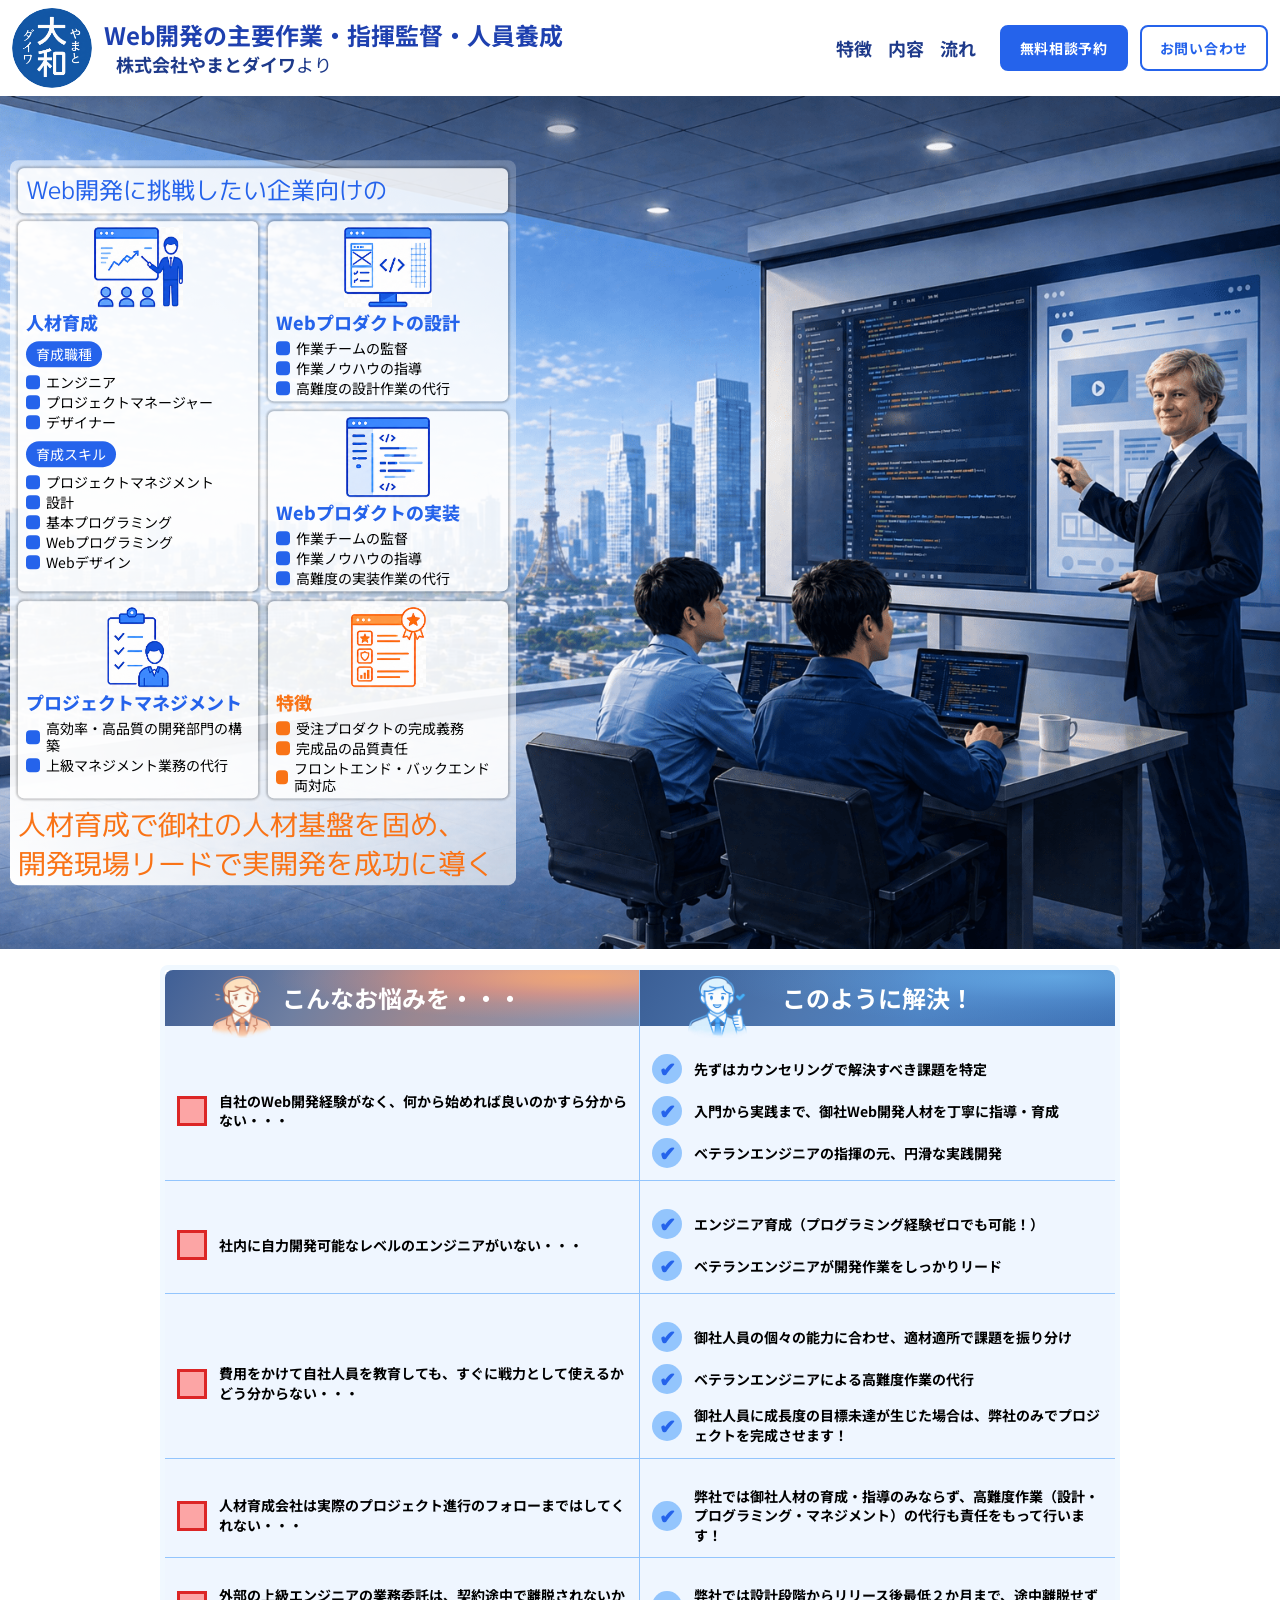
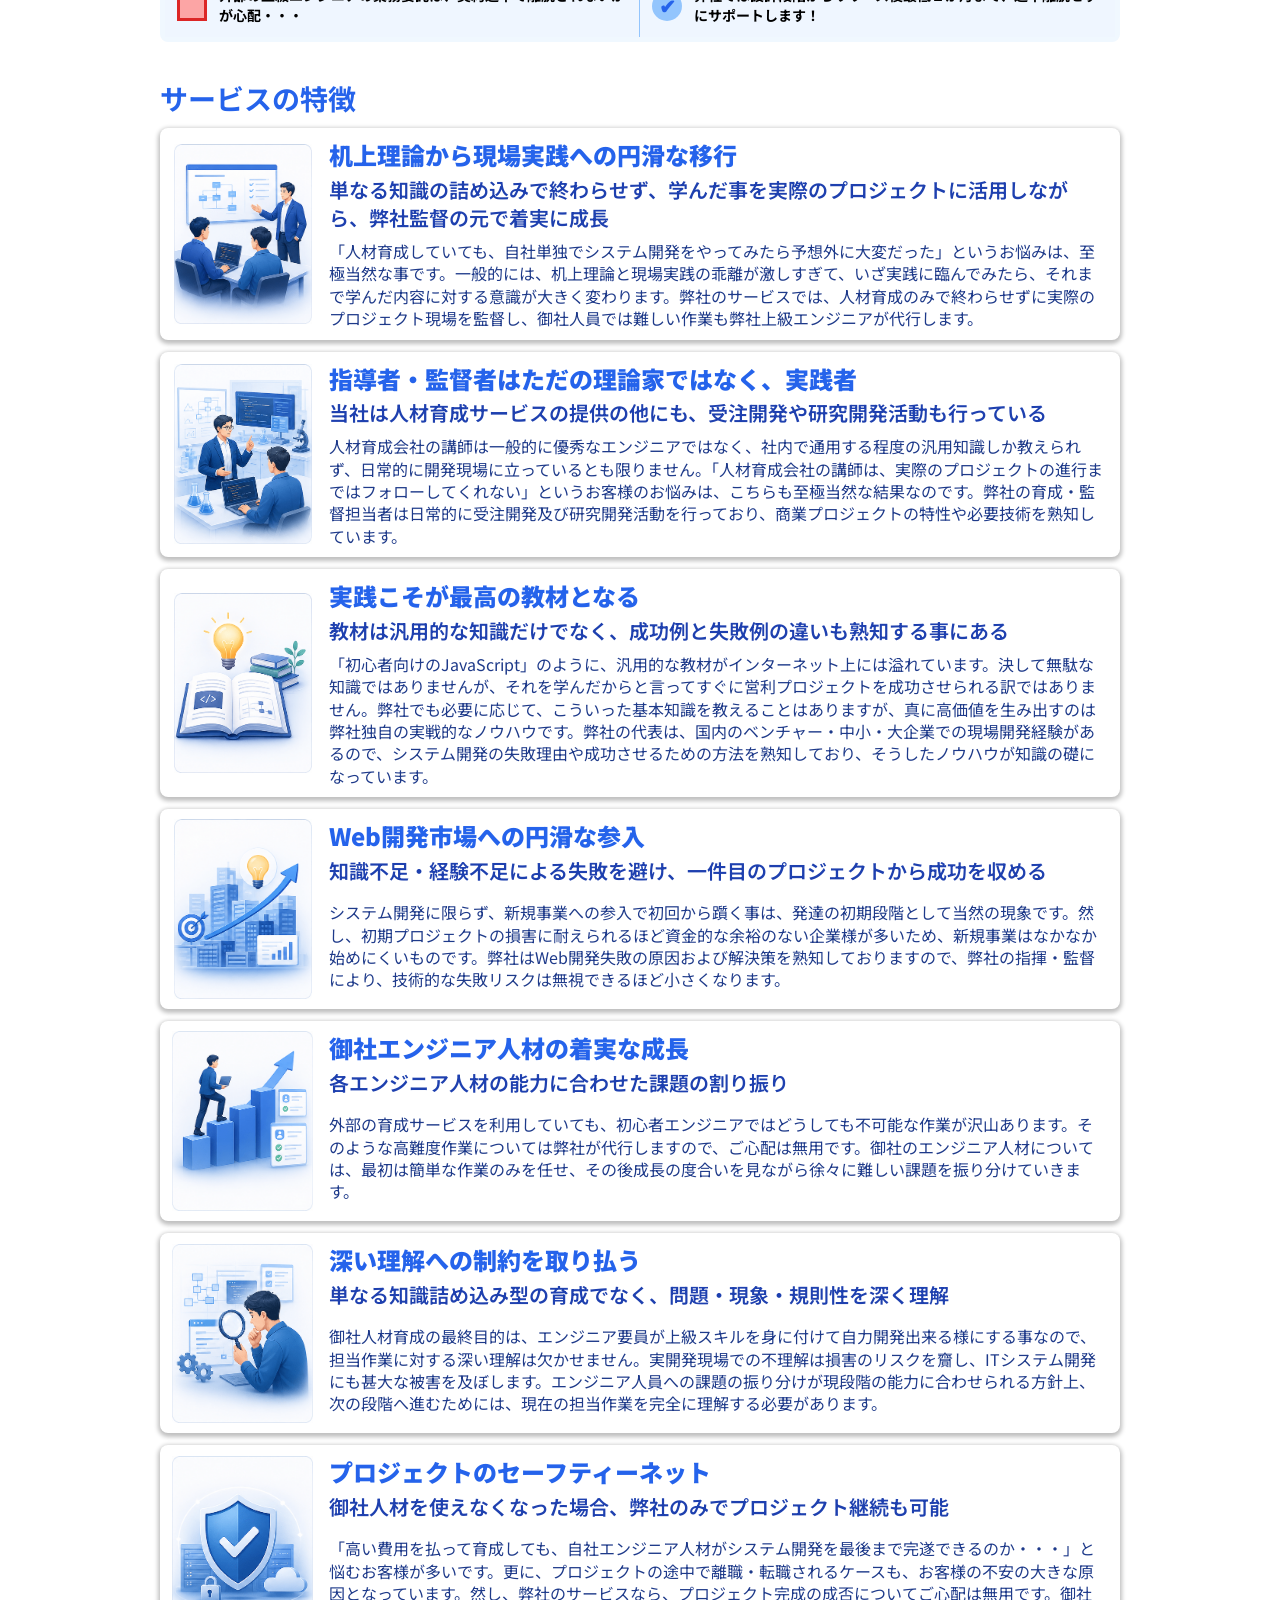
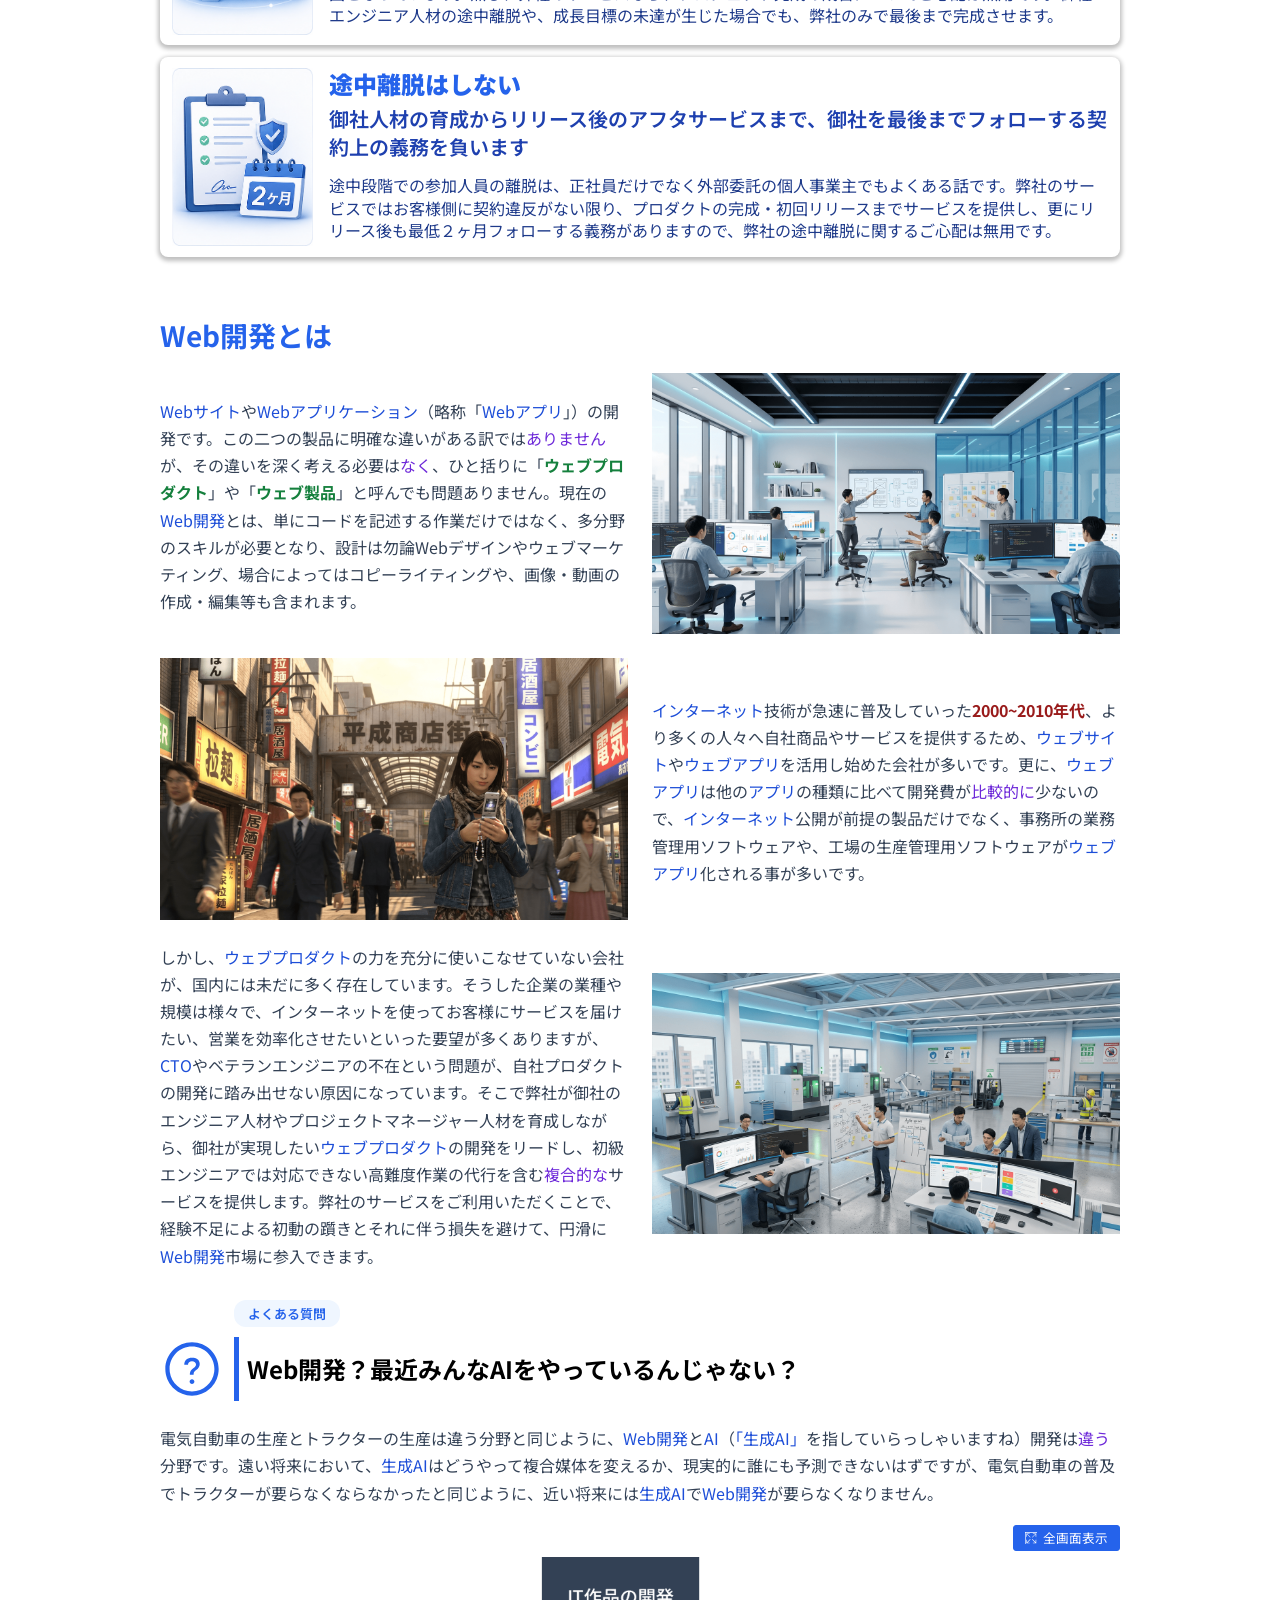
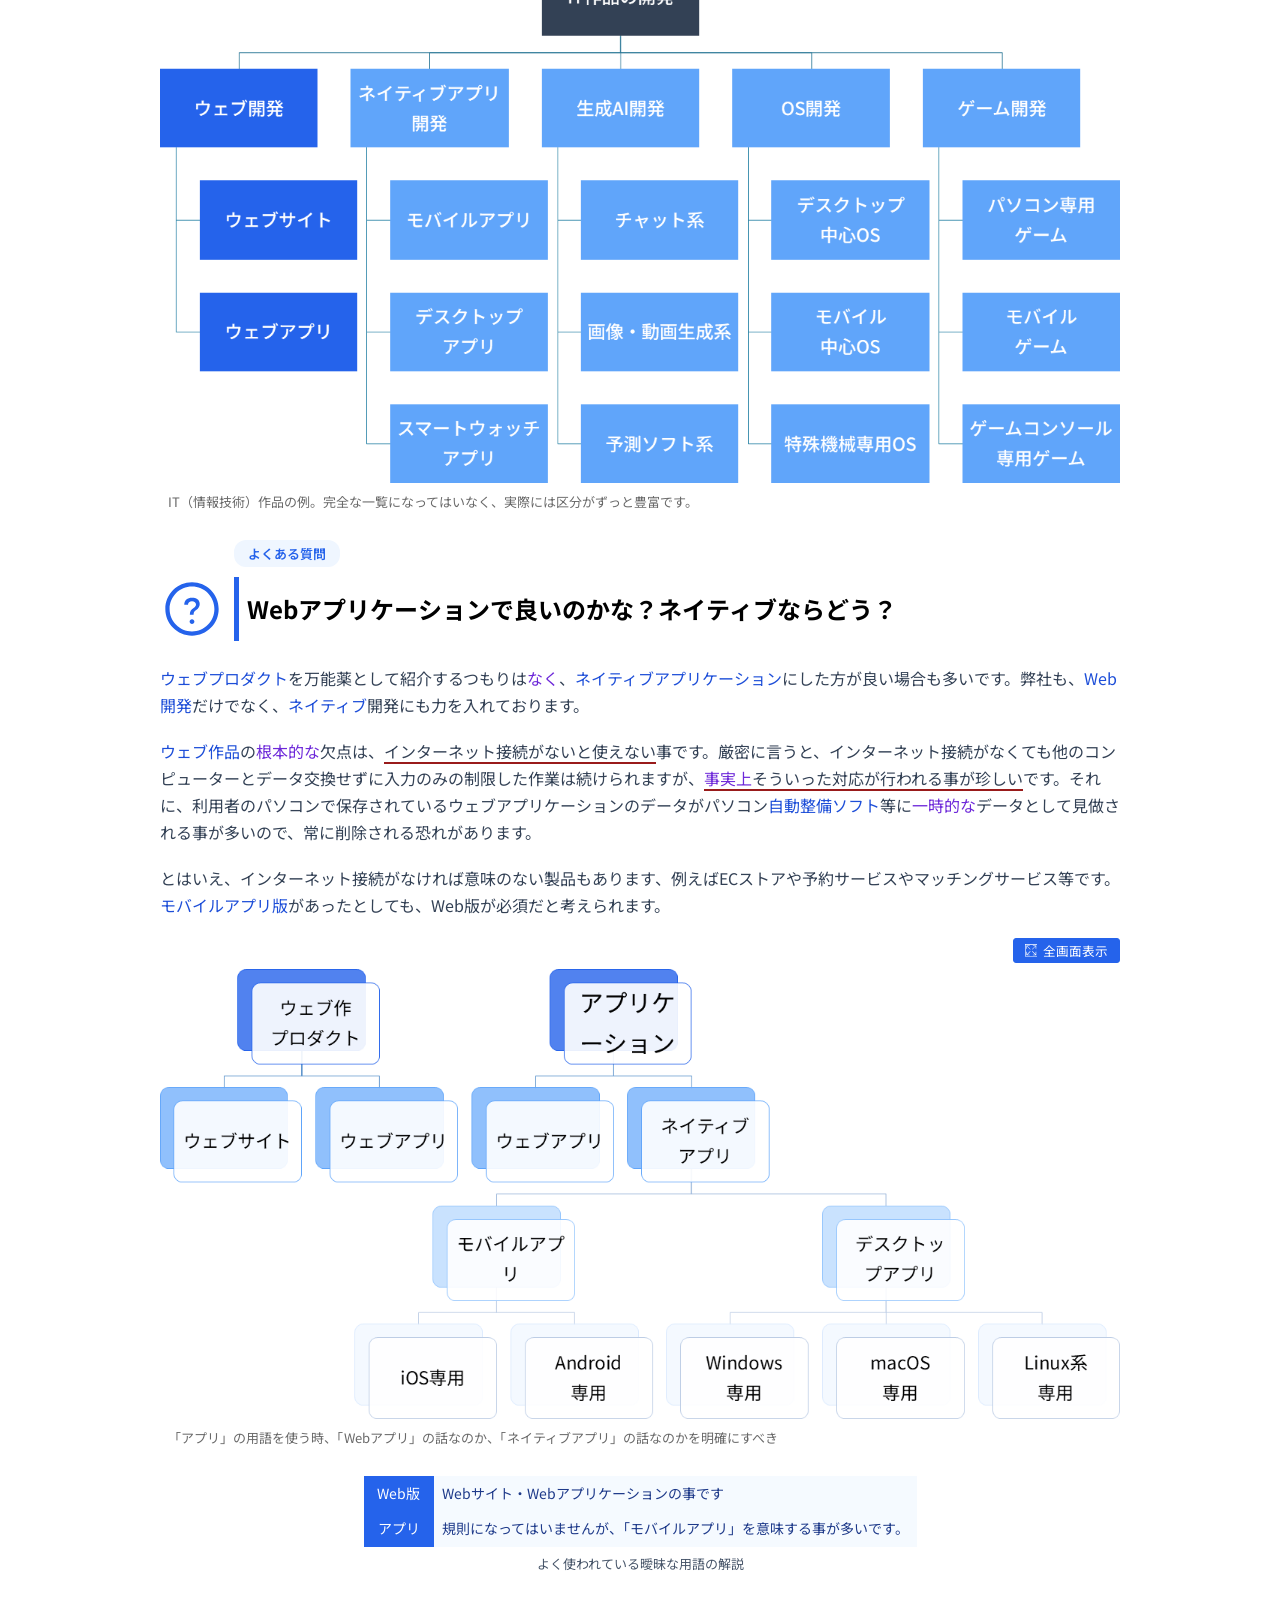
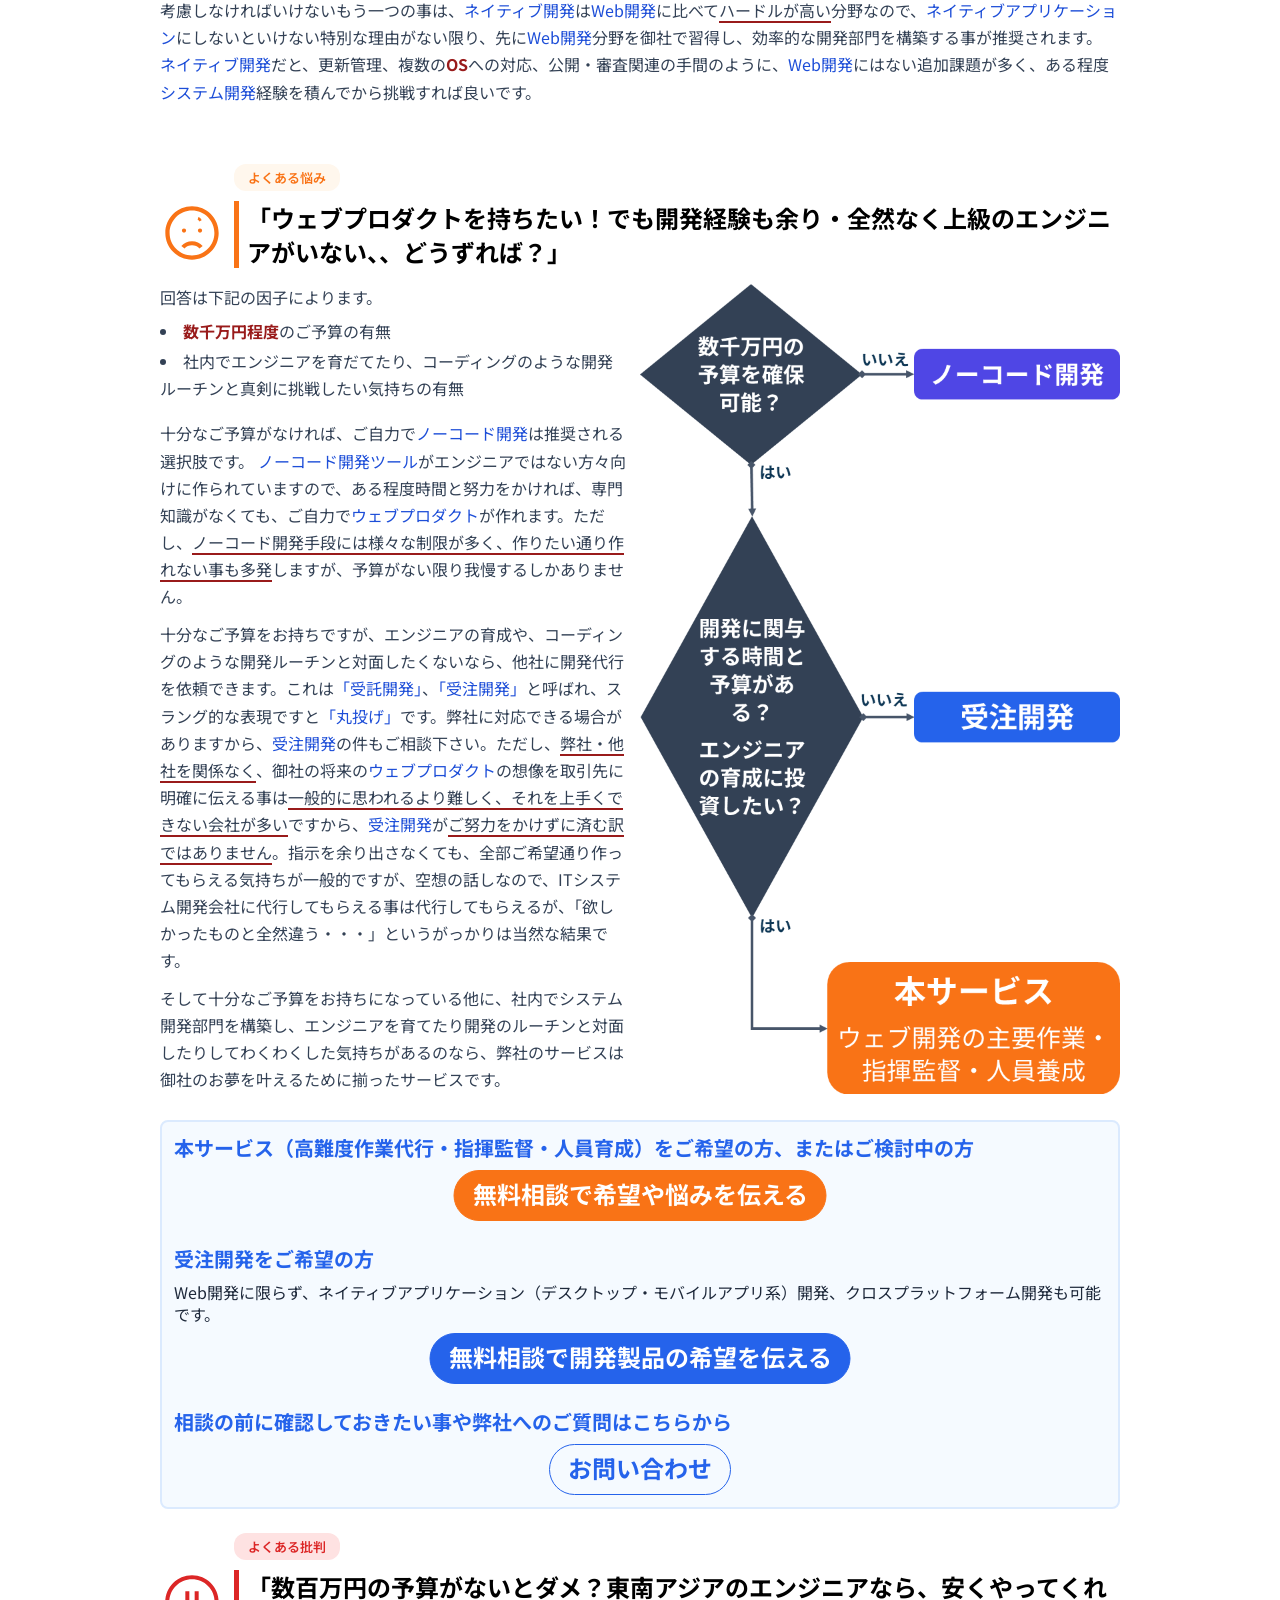
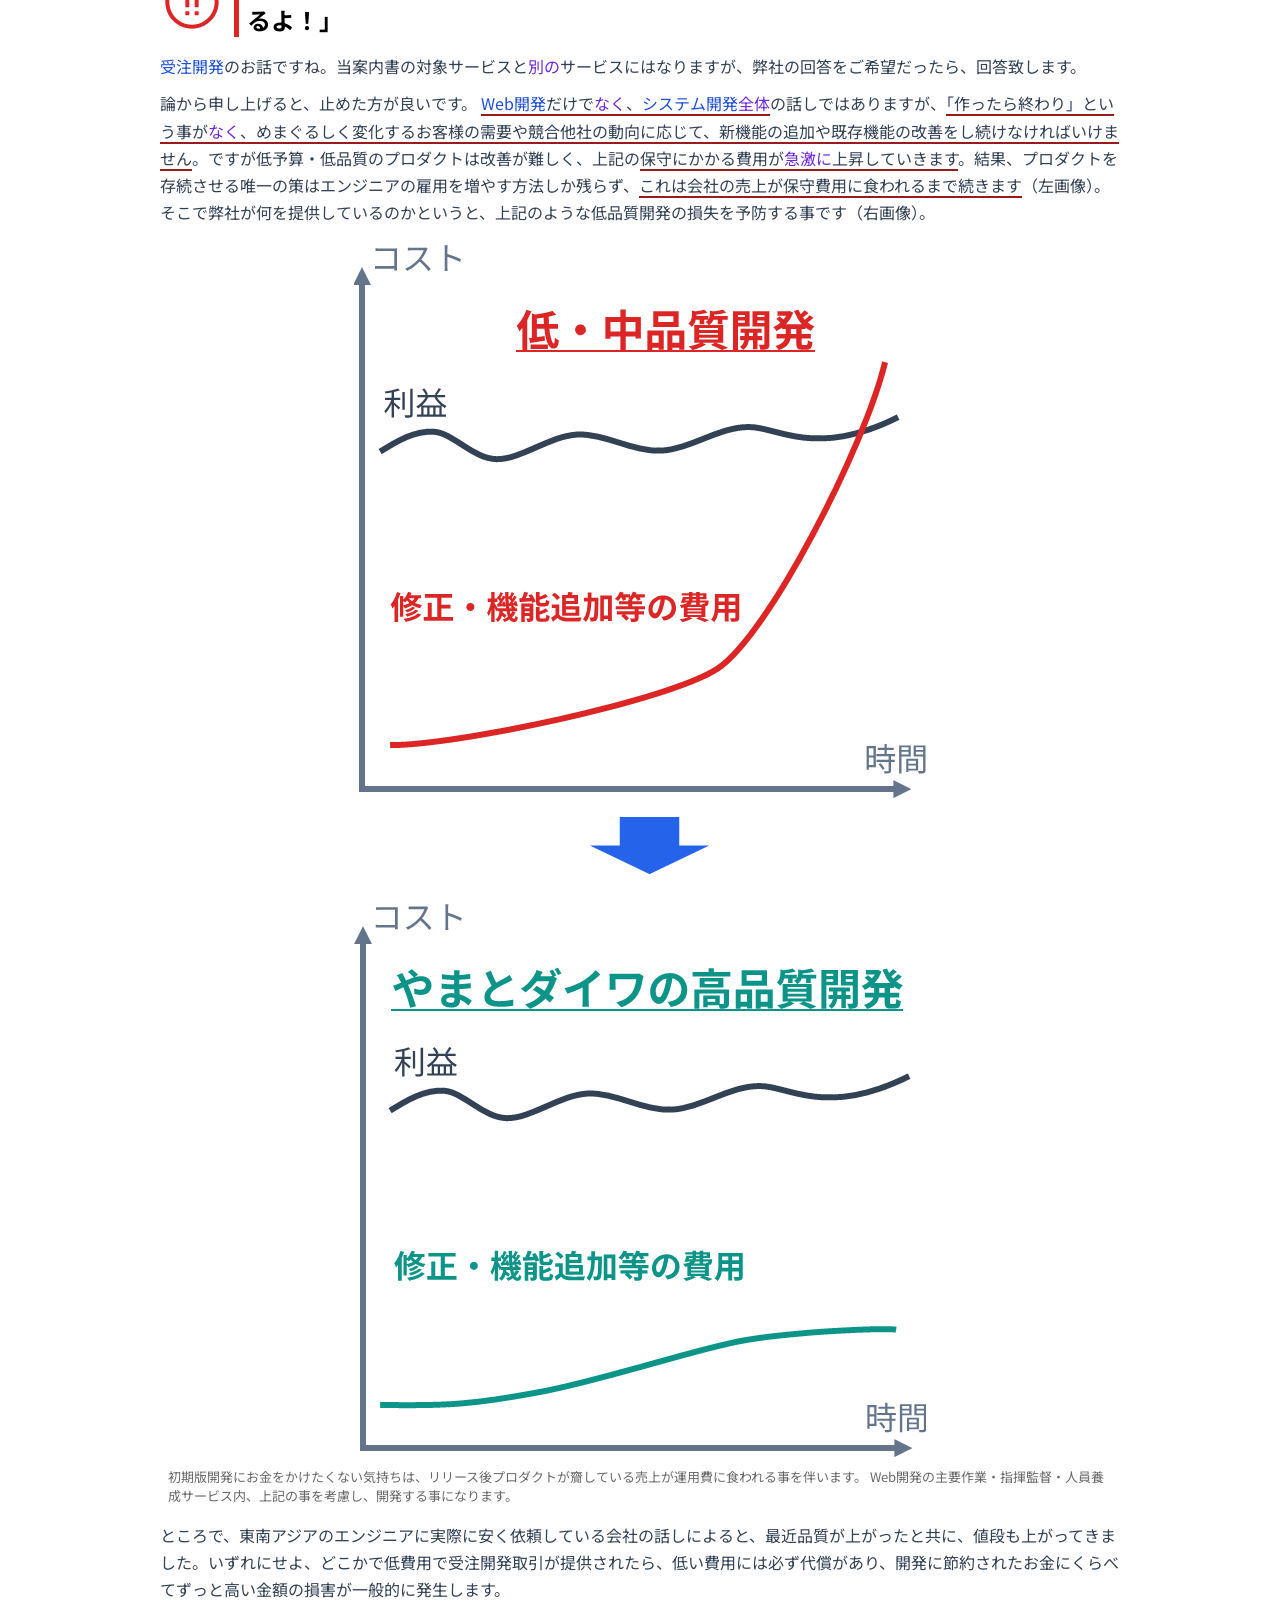
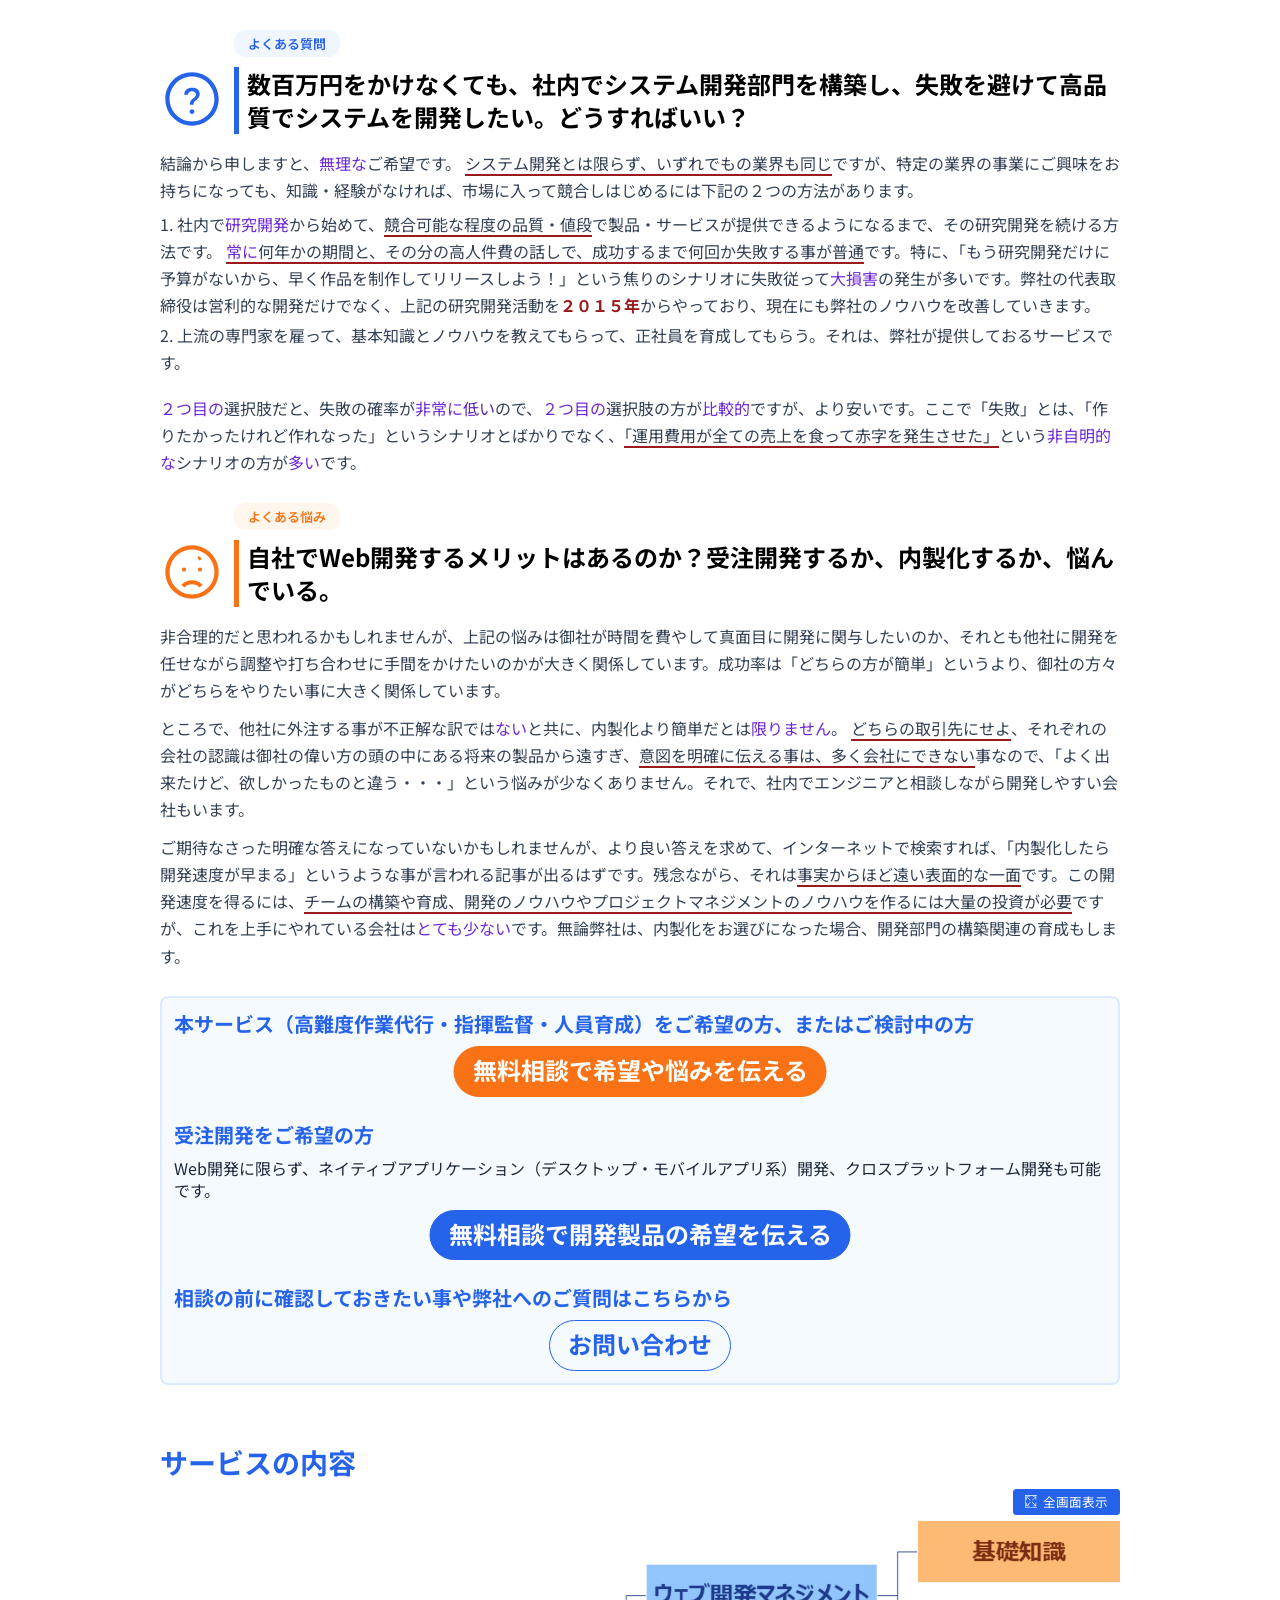
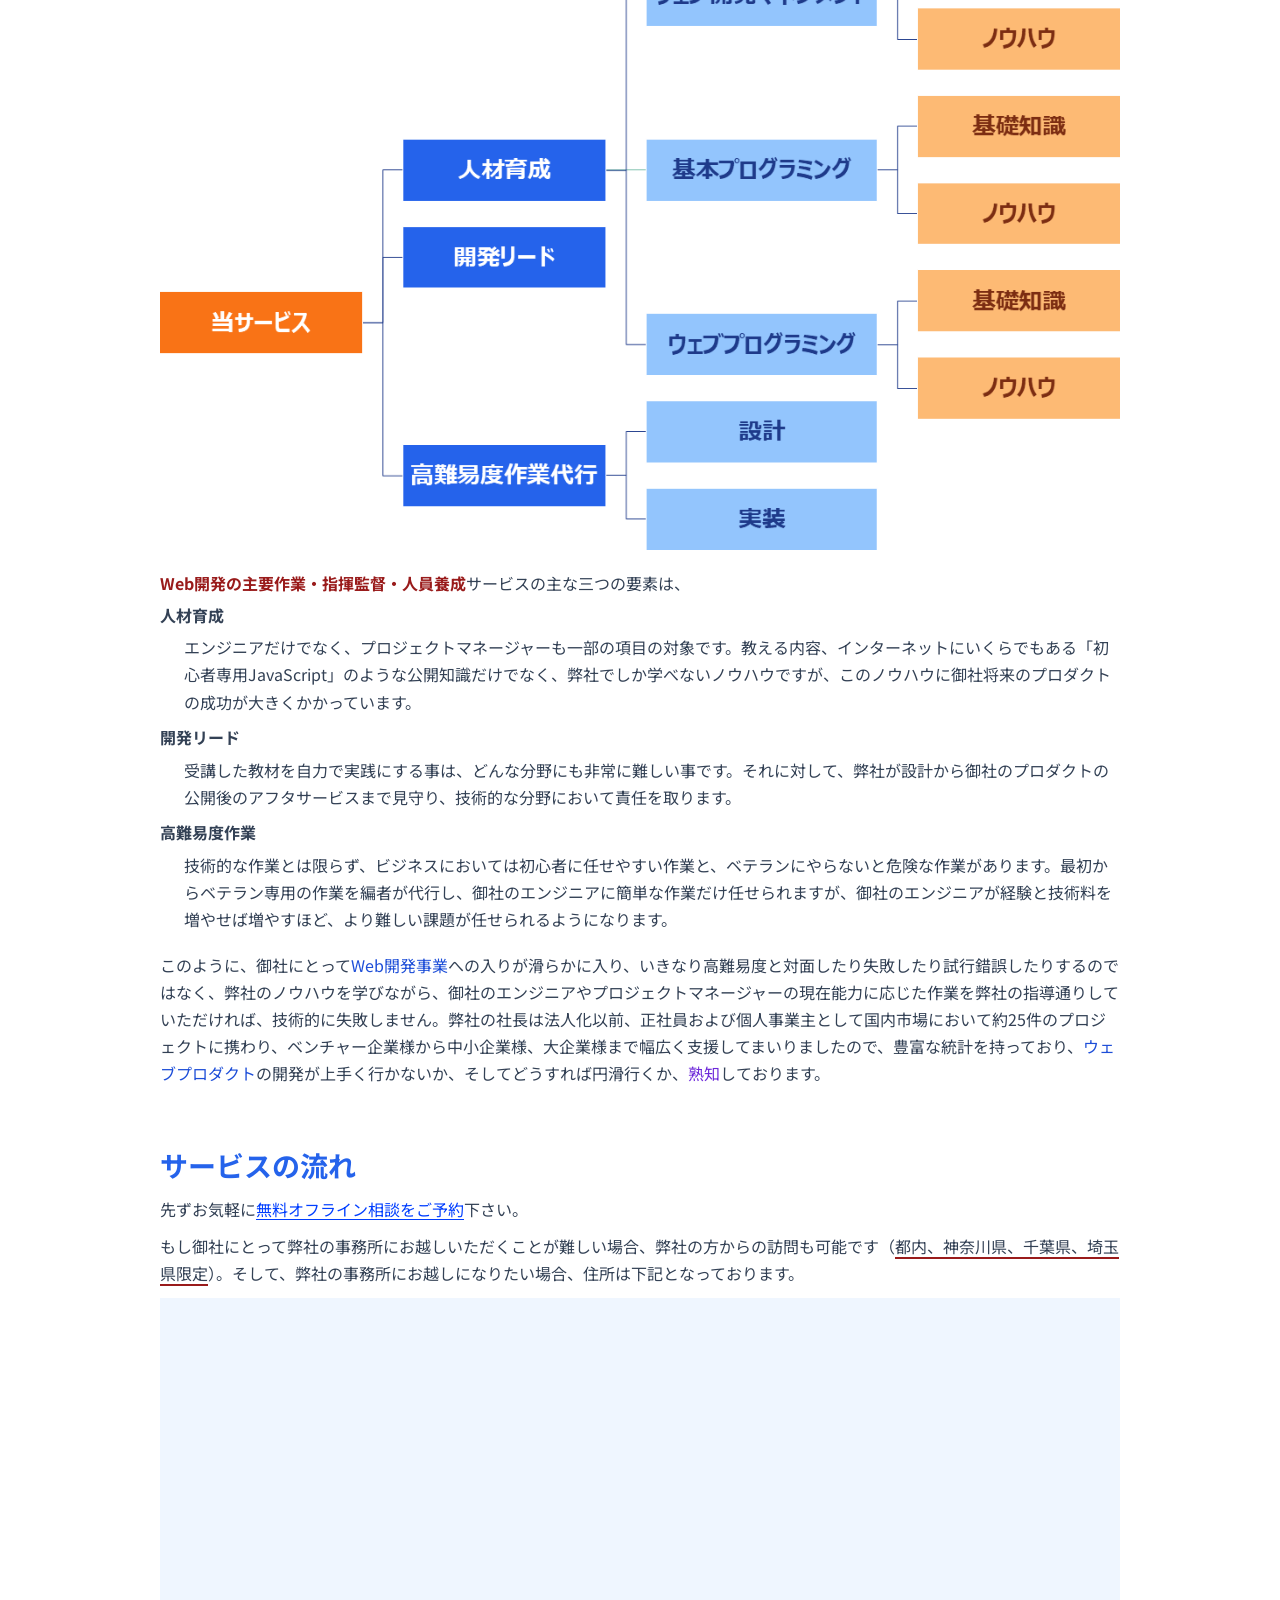
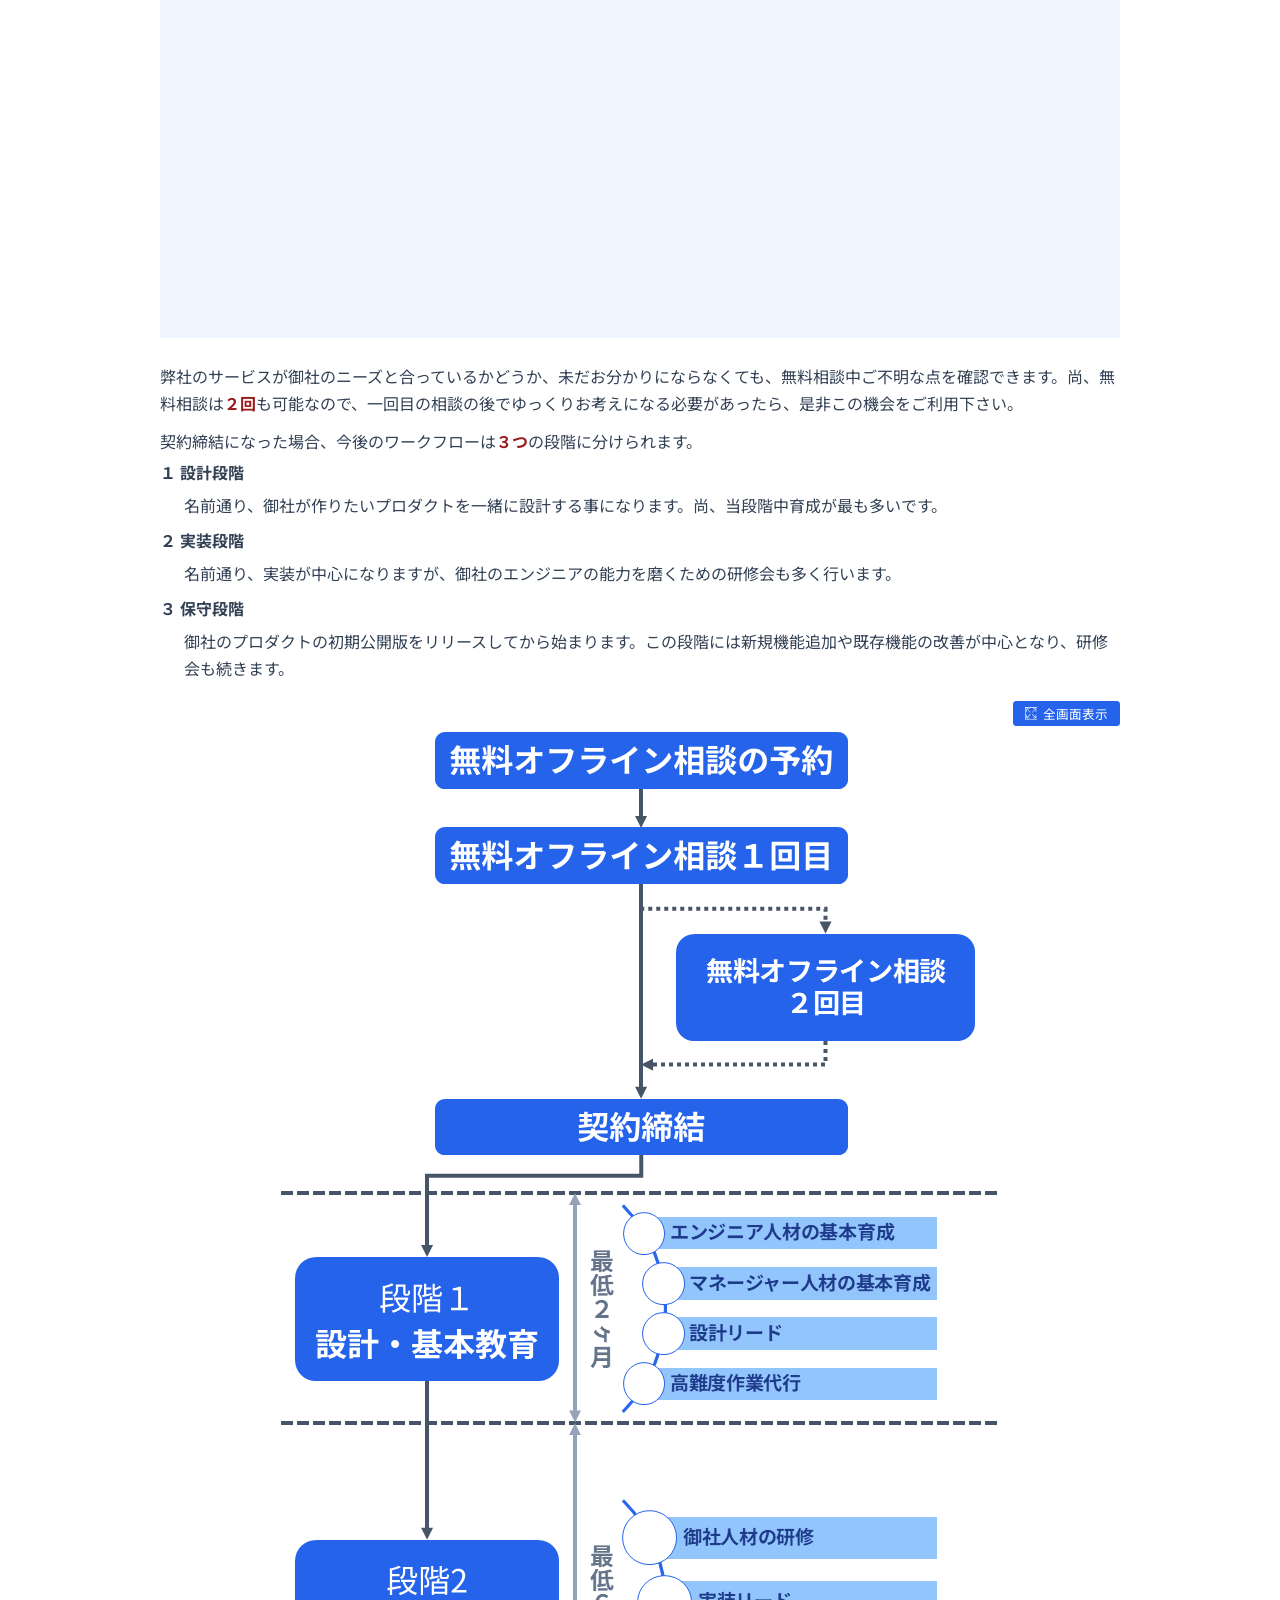
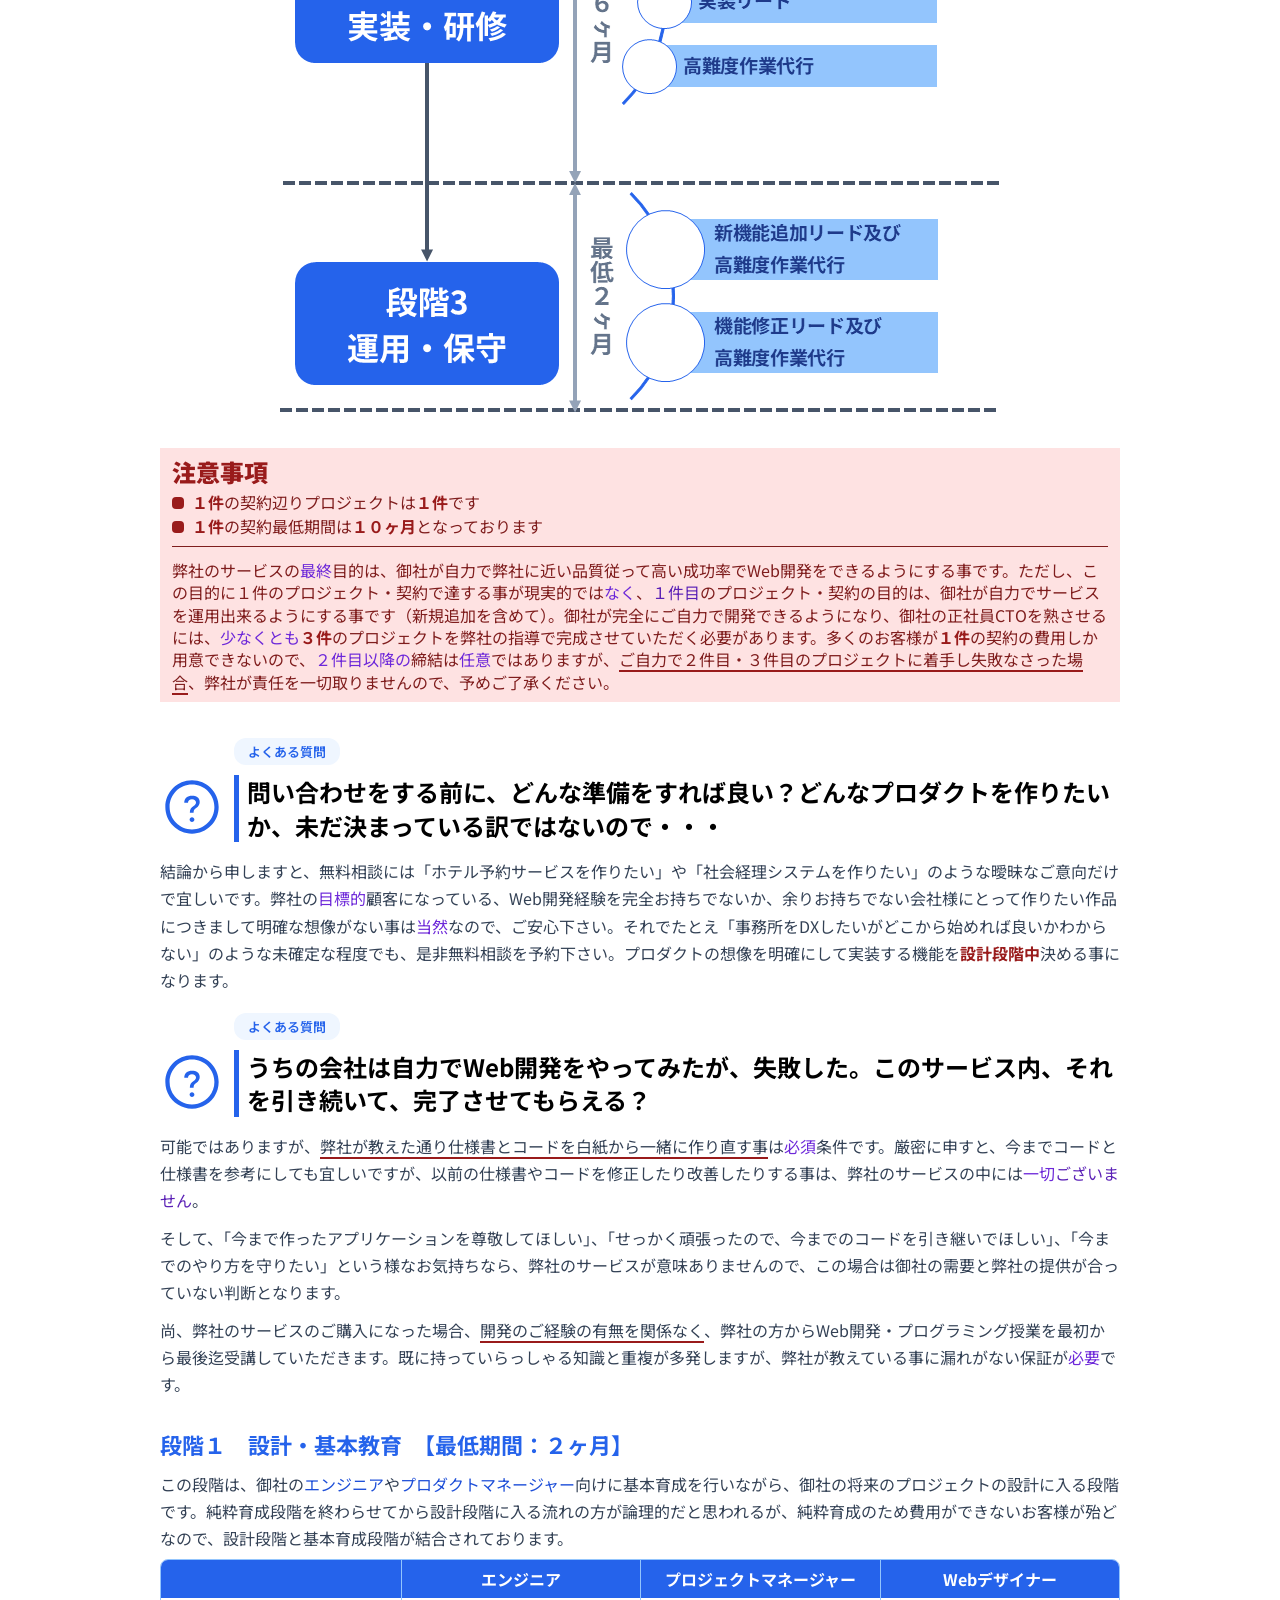
<file: web_dev_tsr.html>
<!DOCTYPE html><html lang="ja"><head><title>Web開発の主要作業・指揮監督・人員養成 ｜ 「株式会社やまとダイワ」</title><meta charset="utf-8"><meta name="viewport" content="width=device-width, initial-scale=1, shrink-to-fit=no"><meta name="description" content="株式会社やまとダイワは、上級エンジニアの不在によりWeb開発を始められないスタートアップ・ベンチャー・中小企業向けに複合的なサービスを提供します。エンジニア人材やプロジェクトマネージャー人材の育成、高難度作業の代行や育成後のアフターフォローを含みます。"><meta name="author" content="株式会社やまとダイワ"><link rel="icon" type="image/x-icon" href="/favicon--ea23530c11.ico"><link rel="icon shortcut" type="image/x-icon" href="/favicon--ea23530c11.ico"><link href="/CommercialActivity/Services/WebDevelopmentTSR/WebDevelopmentTSR_ServicePage-Primer--759d3b68d4.css" rel="stylesheet"><link href="/CommercialActivity/Services/WebDevelopmentTSR/WebDevelopmentTSR_ServicePage-ExternalGUI_Components--a4c69838d1.css" rel="stylesheet"><link href="/CommercialActivity/Services/WebDevelopmentTSR/WebDevelopmentTSR_ServicePage-Typography--d59090f36b.css" rel="stylesheet"><link href="/CommercialActivity/Services/WebDevelopmentTSR/WebDevelopmentTSR_ServicePage--0c75fbaec1.css" rel="stylesheet"><link rel="preconnect" href="https://fonts.googleapis.com"><link rel="preconnect" href="https://fonts.gstatic.com" crossorigin><link href="https://fonts.googleapis.com/css2?family=M+PLUS+1p:wght@900&amp;family=Noto+Sans+JP:wght@100..900&amp;display=swap" rel="stylesheet"><script src="https://www.googletagmanager.com/gtag/js?id=G-RS8EQN6L7L" async></script><script>function gtag(){dataLayer.push(arguments)}window.dataLayer=window.dataLayer||[],gtag("js",new Date),gtag("config","G-RS8EQN6L7L");</script></head><body class="i6"><header class="a0" data-el-r><h1 class="a1">Web開発の主要作業・<br>指揮監督・人員養成</h1><a class="a2" href="/index.html"><span class="a3">株式会社やまとダイワ</span>より</a><a class="a4" href="#"><img src="/CommercialActivity/Services/WebDevelopmentTSR/GUI_Components/OnePerPage/Header/WebDevelopmentTSR_ServicePage-Header-Logo--c354a9e989.png" alt="やまとダイワ株式会社のロゴ"></a><nav class="a5"><ul class="a6"><li><a href="#features--section">特徴</a></li><li><a href="#overview--section">内容</a></li><li><a href="#workflow--section">流れ</a></li></ul></nav><a class="a7 a8" href="https://forms.gle/GBcbbU4FogHZsHyQA">無料相談予約</a><a class="a7 a9" href="https://forms.gle/wdC21LZHaK4d1GhV8">お問い合わせ</a></header><main><div class="b3"><div class="b4"><p class="b5">Web開発に挑戦したい企業向けの</p><dl class="b6"><div class="b7 b8"><dt><span class="c3">人材育成</span><span class="c4" style="background-image:url(/CommercialActivity/Services/WebDevelopmentTSR/GUI_Components/OnePerPage/Content/MainVisual/Images/WebDevelopmentTSR_ServicePage-MainVisual-ListItem-Training--7d9fb7c7c4.png)" role="none"></span></dt><dd><dl class="c5"><dt>育成職種</dt><dd><ul><li>エンジニア</li><li>プロジェクトマネージャー</li><li>デザイナー</li></ul></dd><dt>育成スキル</dt><dd><ul><li>プロジェクトマネジメント</li><li>設計</li><li>基本プログラミング</li><li>Webプログラミング</li><li>Webデザイン</li></ul></dd></dl></dd></div><div class="b7 b9"><dt><span class="c3">Webプロダクトの設計</span><span class="c4" style="background-image:url(/CommercialActivity/Services/WebDevelopmentTSR/GUI_Components/OnePerPage/Content/MainVisual/Images/WebDevelopmentTSR_ServicePage-MainVisual-ListItem-Designing--6f2a296075.png)" role="none"></span></dt><dd><ul><li>作業チームの監督</li><li>作業ノウハウの指導</li><li>高難度の設計作業の代行</li></ul></dd></div><div class="b7 c0"><dt><span class="c3">Webプロダクトの実装</span><span class="c4" style="background-image:url(/CommercialActivity/Services/WebDevelopmentTSR/GUI_Components/OnePerPage/Content/MainVisual/Images/WebDevelopmentTSR_ServicePage-MainVisual-ListItem-Implementation--fb1516ffc7.png)" role="none"></span></dt><dd><ul><li>作業チームの監督</li><li>作業ノウハウの指導</li><li>高難度の実装作業の代行</li></ul></dd></div><div class="b7 c1"><dt><span class="c3">プロジェクトマネジメント</span><span class="c4" style="background-image:url(/CommercialActivity/Services/WebDevelopmentTSR/GUI_Components/OnePerPage/Content/MainVisual/Images/WebDevelopmentTSR_ServicePage-MainVisual-ListItem-Management--863cb4d648.png)" role="none"></span></dt><dd><ul><li>高効率・高品質の開発部門の構築</li><li>上級マネジメント業務の代行</li></ul></dd></div><div class="b7 c2"><dt><span class="c3">特徴</span><span class="c4" style="background-image:url(/CommercialActivity/Services/WebDevelopmentTSR/GUI_Components/OnePerPage/Content/MainVisual/Images/WebDevelopmentTSR_ServicePage-MainVisual-ListItem-Features--c3e8c4f620.png)" role="none"></span></dt><dd><ul><li>受注プロダクトの完成義務</li><li>完成品の品質責任</li><li>フロントエンド・バックエンド両対応</li></ul></dd></div></dl><p class="c6">人材育成で御社の人材基盤を固め、<br>開発現場リードで実開発を成功に導く</p></div><img class="c7 c8" src="/CommercialActivity/Services/WebDevelopmentTSR/GUI_Components/OnePerPage/Content/MainVisual/Images/WebDevelopmentTSR_ServicePage-MainVisual-Background-WideScreens--6eebaae1c0.png" aria-hidden="true" alt style="aspect-ratio:1536/1024"><img class="c7 c9" src="/CommercialActivity/Services/WebDevelopmentTSR/GUI_Components/OnePerPage/Content/MainVisual/Images/WebDevelopmentTSR_ServicePage-MainVisual-Background-NarrowScreens--68f883b5de.png" aria-hidden="true" alt style="aspect-ratio:1536/1024"></div><section class="d0"><h2 class="d1" id="problems_and_solutions--section">対象のお悩み・解決</h2><table><caption></caption><thead><tr><th scope="col">こんなお悩みを・・・<img src="/CommercialActivity/Services/WebDevelopmentTSR/GUI_Components/OnePerPage/Content/ProblemsAndSolutions/Images/WebDevelopmentTSR_ServicePage-ProblemsAndSolutions-HumanIcon-Problem--288cfb4318.png" alt aria-hidden></th><th scope="col">このように解決！<img src="/CommercialActivity/Services/WebDevelopmentTSR/GUI_Components/OnePerPage/Content/ProblemsAndSolutions/Images/WebDevelopmentTSR_ServicePage-ProblemsAndSolutions-HumanIcon-Solution--e55f439bf5.png" alt aria-hidden></th></tr></thead><tbody><tr><th scope="row"><span class="d2" aria-hidden="true">こんなお悩みを・・・<img src="/CommercialActivity/Services/WebDevelopmentTSR/GUI_Components/OnePerPage/Content/ProblemsAndSolutions/Images/WebDevelopmentTSR_ServicePage-ProblemsAndSolutions-HumanIcon-Problem--288cfb4318.png" alt aria-hidden></span><ul><li>自社のWeb開発経験がなく、何から始めれば良いのかすら分からない・・・</li></ul></th><td><span class="d2" aria-hidden="true">このように解決！<img src="/CommercialActivity/Services/WebDevelopmentTSR/GUI_Components/OnePerPage/Content/ProblemsAndSolutions/Images/WebDevelopmentTSR_ServicePage-ProblemsAndSolutions-HumanIcon-Solution--e55f439bf5.png" alt aria-hidden></span><ul><li>先ずはカウンセリングで解決すべき課題を特定</li><li>入門から実践まで、御社Web開発人材を丁寧に指導・育成</li><li>ベテランエンジニアの指揮の元、円滑な実践開発</li></ul></td></tr><tr><th scope="row"><span class="d2" aria-hidden="true">こんなお悩みを・・・<img src="/CommercialActivity/Services/WebDevelopmentTSR/GUI_Components/OnePerPage/Content/ProblemsAndSolutions/Images/WebDevelopmentTSR_ServicePage-ProblemsAndSolutions-HumanIcon-Problem--288cfb4318.png" alt aria-hidden></span><ul><li>社内に自力開発可能なレベルのエンジニアがいない・・・</li></ul></th><td><span class="d2" aria-hidden="true">このように解決！<img src="/CommercialActivity/Services/WebDevelopmentTSR/GUI_Components/OnePerPage/Content/ProblemsAndSolutions/Images/WebDevelopmentTSR_ServicePage-ProblemsAndSolutions-HumanIcon-Solution--e55f439bf5.png" alt aria-hidden></span><ul><li>エンジニア育成（プログラミング経験ゼロでも可能！）</li><li>ベテランエンジニアが開発作業をしっかりリード</li></ul></td></tr><tr><th scope="row"><span class="d2" aria-hidden="true">こんなお悩みを・・・<img src="/CommercialActivity/Services/WebDevelopmentTSR/GUI_Components/OnePerPage/Content/ProblemsAndSolutions/Images/WebDevelopmentTSR_ServicePage-ProblemsAndSolutions-HumanIcon-Problem--288cfb4318.png" alt aria-hidden></span><ul><li>費用をかけて自社人員を教育しても、すぐに戦力として使えるかどう分からない・・・</li></ul></th><td><span class="d2" aria-hidden="true">このように解決！<img src="/CommercialActivity/Services/WebDevelopmentTSR/GUI_Components/OnePerPage/Content/ProblemsAndSolutions/Images/WebDevelopmentTSR_ServicePage-ProblemsAndSolutions-HumanIcon-Solution--e55f439bf5.png" alt aria-hidden></span><ul><li>御社人員の個々の能力に合わせ、適材適所で課題を振り分け</li><li>ベテランエンジニアによる高難度作業の代行</li><li>御社人員に成長度の目標未達が生じた場合は、弊社のみでプロジェクトを完成させます！</li></ul></td></tr><tr><th scope="row"><span class="d2" aria-hidden="true">こんなお悩みを・・・<img src="/CommercialActivity/Services/WebDevelopmentTSR/GUI_Components/OnePerPage/Content/ProblemsAndSolutions/Images/WebDevelopmentTSR_ServicePage-ProblemsAndSolutions-HumanIcon-Problem--288cfb4318.png" alt aria-hidden></span><ul><li>人材育成会社は実際のプロジェクト進行のフォローまではしてくれない・・・</li></ul></th><td><span class="d2" aria-hidden="true">このように解決！<img src="/CommercialActivity/Services/WebDevelopmentTSR/GUI_Components/OnePerPage/Content/ProblemsAndSolutions/Images/WebDevelopmentTSR_ServicePage-ProblemsAndSolutions-HumanIcon-Solution--e55f439bf5.png" alt aria-hidden></span><ul><li>弊社では御社人材の育成・指導のみならず、高難度作業（設計・プログラミング・マネジメント）の代行も責任をもって行います！</li></ul></td></tr><tr><th scope="row"><span class="d2" aria-hidden="true">こんなお悩みを・・・<img src="/CommercialActivity/Services/WebDevelopmentTSR/GUI_Components/OnePerPage/Content/ProblemsAndSolutions/Images/WebDevelopmentTSR_ServicePage-ProblemsAndSolutions-HumanIcon-Problem--288cfb4318.png" alt aria-hidden></span><ul><li>外部の上級エンジニアの業務委託は、契約途中で離脱されないかが心配・・・</li></ul></th><td><span class="d2" aria-hidden="true">このように解決！<img src="/CommercialActivity/Services/WebDevelopmentTSR/GUI_Components/OnePerPage/Content/ProblemsAndSolutions/Images/WebDevelopmentTSR_ServicePage-ProblemsAndSolutions-HumanIcon-Solution--e55f439bf5.png" alt aria-hidden></span><ul><li>弊社では設計段階からリリース後最低２か月まで、途中離脱せずにサポートします！</li></ul></td></tr></tbody></table></section><section class="d3"><h2 class="e1" id="features--section"><a href="#features--section">サービスの特徴</a></h2><ul class="d4"><li class="d5"><span class="d6">机上理論から現場実践への円滑な移行</span><span class="d7">単なる知識の詰め込みで終わらせず、学んだ事を実際のプロジェクトに活用しながら、弊社監督の元で着実に成長</span><p class="d8">「人材育成していても、自社単独でシステム開発をやってみたら予想外に大変だった」というお悩みは、至極当然な事です。一般的には、机上理論と現場実践の乖離が激しすぎて、いざ実践に臨んでみたら、それまで学んだ内容に対する意識が大きく変わります。弊社のサービスでは、人材育成のみで終わらせずに実際のプロジェクト現場を監督し、御社人員では難しい作業も弊社上級エンジニアが代行します。</p><span class="d9" style="background-image:url(/CommercialActivity/Services/WebDevelopmentTSR/GUI_Components/OnePerPage/Content/Features/Images/WebDevelopmentTSR_ServicePage-Features-1--e02c5469dc.png)" aria-hidden="true"></span></li><li class="d5"><span class="d6">指導者・監督者はただの理論家ではなく、実践者</span><span class="d7">当社は人材育成サービスの提供の他にも、受注開発や研究開発活動も行っている</span><p class="d8">人材育成会社の講師は一般的に優秀なエンジニアではなく、社内で通用する程度の汎用知識しか教えられず、日常的に開発現場に立っているとも限りません。「人材育成会社の講師は、実際のプロジェクトの進行まではフォローしてくれない」というお客様のお悩みは、こちらも至極当然な結果なのです。弊社の育成・監督担当者は日常的に受注開発及び研究開発活動を行っており、商業プロジェクトの特性や必要技術を熟知しています。</p><span class="d9" style="background-image:url(/CommercialActivity/Services/WebDevelopmentTSR/GUI_Components/OnePerPage/Content/Features/Images/WebDevelopmentTSR_ServicePage-Features-2--f83baf2f65.png)" aria-hidden="true"></span></li><li class="d5"><span class="d6">実践こそが最高の教材となる</span><span class="d7">教材は汎用的な知識だけでなく、成功例と失敗例の違いも熟知する事にある</span><p class="d8">「初心者向けのJavaScript」のように、汎用的な教材がインターネット上には溢れています。決して無駄な知識ではありませんが、それを学んだからと言ってすぐに営利プロジェクトを成功させられる訳ではありません。弊社でも必要に応じて、こういった基本知識を教えることはありますが、真に高価値を生み出すのは弊社独自の実戦的なノウハウです。弊社の代表は、国内のベンチャー・中小・大企業での現場開発経験があるので、システム開発の失敗理由や成功させるための方法を熟知しており、そうしたノウハウが知識の礎になっています。</p><span class="d9" style="background-image:url(/CommercialActivity/Services/WebDevelopmentTSR/GUI_Components/OnePerPage/Content/Features/Images/WebDevelopmentTSR_ServicePage-Features-3--247031732a.png)" aria-hidden="true"></span></li><li class="d5"><span class="d6">Web開発市場への円滑な参入</span><span class="d7">知識不足・経験不足による失敗を避け、一件目のプロジェクトから成功を収める</span><p class="d8">システム開発に限らず、新規事業への参入で初回から躓く事は、発達の初期段階として当然の現象です。然し、初期プロジェクトの損害に耐えられるほど資金的な余裕のない企業様が多いため、新規事業はなかなか始めにくいものです。弊社はWeb開発失敗の原因および解決策を熟知しておりますので、弊社の指揮・監督により、技術的な失敗リスクは無視できるほど小さくなります。</p><span class="d9" style="background-image:url(/CommercialActivity/Services/WebDevelopmentTSR/GUI_Components/OnePerPage/Content/Features/Images/WebDevelopmentTSR_ServicePage-Features-4--8b0732197d.png)" aria-hidden="true"></span></li><li class="d5"><span class="d6">御社エンジニア人材の着実な成長</span><span class="d7">各エンジニア人材の能力に合わせた課題の割り振り</span><p class="d8">外部の育成サービスを利用していても、初心者エンジニアではどうしても不可能な作業が沢山あります。そのような高難度作業については弊社が代行しますので、ご心配は無用です。御社のエンジニア人材については、最初は簡単な作業のみを任せ、その後成長の度合いを見ながら徐々に難しい課題を振り分けていきます。</p><span class="d9" style="background-image:url(/CommercialActivity/Services/WebDevelopmentTSR/GUI_Components/OnePerPage/Content/Features/Images/WebDevelopmentTSR_ServicePage-Features-5--e1753c85b5.png)" aria-hidden="true"></span></li><li class="d5"><span class="d6">深い理解への制約を取り払う</span><span class="d7">単なる知識詰め込み型の育成でなく、問題・現象・規則性を深く理解</span><p class="d8">御社人材育成の最終目的は、エンジニア要員が上級スキルを身に付けて自力開発出来る様にする事なので、担当作業に対する深い理解は欠かせません。実開発現場での不理解は損害のリスクを齎し、ITシステム開発にも甚大な被害を及ぼします。エンジニア人員への課題の振り分けが現段階の能力に合わせられる方針上、次の段階へ進むためには、現在の担当作業を完全に理解する必要があります。</p><span class="d9" style="background-image:url(/CommercialActivity/Services/WebDevelopmentTSR/GUI_Components/OnePerPage/Content/Features/Images/WebDevelopmentTSR_ServicePage-Features-6--e0f3c7c7ca.png)" aria-hidden="true"></span></li><li class="d5"><span class="d6">プロジェクトのセーフティーネット</span><span class="d7">御社人材を使えなくなった場合、弊社のみでプロジェクト継続も可能</span><p class="d8">「高い費用を払って育成しても、自社エンジニア人材がシステム開発を最後まで完遂できるのか・・・」と悩むお客様が多いです。更に、プロジェクトの途中で離職・転職されるケースも、お客様の不安の大きな原因となっています。然し、弊社のサービスなら、プロジェクト完成の成否についてご心配は無用です。御社エンジニア人材の途中離脱や、成長目標の未達が生じた場合でも、弊社のみで最後まで完成させます。</p><span class="d9" style="background-image:url(/CommercialActivity/Services/WebDevelopmentTSR/GUI_Components/OnePerPage/Content/Features/Images/WebDevelopmentTSR_ServicePage-Features-7--99dc5cab62.png)" aria-hidden="true"></span></li><li class="d5"><span class="d6">途中離脱はしない</span><span class="d7">御社人材の育成からリリース後のアフタサービスまで、御社を最後までフォローする契約上の義務を負います</span><p class="d8">途中段階での参加人員の離脱は、正社員だけでなく外部委託の個人事業主でもよくある話です。弊社のサービスではお客様側に契約違反がない限り、プロダクトの完成・初回リリースまでサービスを提供し、更にリリース後も最低２ヶ月フォローする義務がありますので、弊社の途中離脱に関するご心配は無用です。</p><span class="d9" style="background-image:url(/CommercialActivity/Services/WebDevelopmentTSR/GUI_Components/OnePerPage/Content/Features/Images/WebDevelopmentTSR_ServicePage-Features-8--5c6744f440.png)" aria-hidden="true"></span></li></ul></section><section class="e0"><h2 class="e1" id="about_web_development--section"><a href="#about_web_development--section">Web開発とは</a></h2><p class="e2"><i class="Term--YDID">Webサイト</i>や<i class="Term--YDID">Webアプリケーション</i>（略称「<i class="Term--YDID">Webアプリ</i>」）の開発です。この二つの製品に明確な違いがある訳では<em class="Keyword--YDID">ありません</em>が、その違いを深く考える必要は<em class="Keyword--YDID">なく</em>、ひと括りに「<dfn class="DefinableTerm--YDID">ウェブプロダクト</dfn>」や「<dfn class="DefinableTerm--YDID">ウェブ製品</dfn>」と呼んでも問題ありません。現在の<i class="Term--YDID">Web開発</i>とは、単にコードを記述する作業だけではなく、多分野のスキルが必要となり、設計は勿論Webデザインやウェブマーケティング、場合によってはコピーライティングや、画像・動画の作成・編集等も含まれます。</p><img class="e3" src="/CommercialActivity/Services/WebDevelopmentTSR/GUI_Components/OnePerPage/Content/AboutWebDevelopment/Images/WebDevelopmentTSR_ServicePage-AboutWebDevelopment-Illustration-1--40cad82cf2.png" aria-hidden="true" alt style="aspect-ratio:1376/768"><p class="e2"><i class="Term--YDID">インターネット</i>技術が急速に普及していった<i class="ImportantEntity--YDID">2000~2010年代</i>、より多くの人々へ自社商品やサービスを提供するため、<i class="Term--YDID">ウェブサイト</i>や<i class="Term--YDID">ウェブアプリ</i>を活用し始めた会社が多いです。更に、<i class="Term--YDID">ウェブアプリ</i>は他の<i class="Term--YDID">アプリ</i>の種類に比べて開発費が<em class="Keyword--YDID">比較的に</em>少ないので、<i class="Term--YDID">インターネット</i>公開が前提の製品だけでなく、事務所の業務管理用ソフトウェアや、工場の生産管理用ソフトウェアが<i class="Term--YDID">ウェブアプリ</i>化される事が多いです。</p><img class="e3" src="/CommercialActivity/Services/WebDevelopmentTSR/GUI_Components/OnePerPage/Content/AboutWebDevelopment/Images/WebDevelopmentTSR_ServicePage-AboutWebDevelopment-Illustration-2--2c06c99261.png" aria-hidden="true" alt style="aspect-ratio:1376/768"><p class="e2">しかし、<i class="Term--YDID">ウェブプロダクト</i>の力を充分に使いこなせていない会社が、国内には未だに多く存在しています。そうした企業の業種や規模は様々で、インターネットを使ってお客様にサービスを届けたい、営業を効率化させたいといった要望が多くありますが、<i class="Term--YDID">CTO</i>やベテランエンジニアの不在という問題が、自社プロダクトの開発に踏み出せない原因になっています。そこで弊社が御社のエンジニア人材やプロジェクトマネージャー人材を育成しながら、御社が実現したい<i class="Term--YDID">ウェブプロダクト</i>の開発をリードし、初級エンジニアでは対応できない高難度作業の代行を含む<em class="Keyword--YDID">複合的な</em>サービスを提供します。弊社のサービスをご利用いただくことで、経験不足による初動の躓きとそれに伴う損失を避けて、円滑に<i class="Term--YDID">Web開発</i>市場に参入できます。</p><img class="e3" src="/CommercialActivity/Services/WebDevelopmentTSR/GUI_Components/OnePerPage/Content/AboutWebDevelopment/Images/WebDevelopmentTSR_ServicePage-AboutWebDevelopment-Illustration-3--f13b8ebe9f.png" aria-hidden="true" alt style="aspect-ratio:1376/768"><section><h3 class="e8 i1" id="about_web_development-why_web_development_not_ai--section"><a href="#about_web_development-why_web_development_not_ai--section"><span class="i0">よくある質問</span><span class="i5">Web開発？最近みんなAIをやっているんじゃない？</span><svg class="i4" viewbox="0 0 24 24" aria-hidden="true"><path d="M12 2C6.48 2 2 6.48 2 12s4.48 10 10 10 10-4.48 10-10S17.52 2 12 2zm0 1.6c4.64 0 8.4 3.76 8.4 8.4s-3.76 8.4-8.4 8.4S3.6 16.64 3.6 12 7.36 3.6 12 3.6zm0 4.2c-1.7 0-2.9 1-2.9 2.6h1.4c0-.8.6-1.3 1.5-1.3s1.5.5 1.5 1.2c0 .5-.3.9-.9 1.3-.9.6-1.4 1.2-1.4 2.4v.2h1.4v-.2c0-.8.3-1.1 1.1-1.7.7-.6 1.2-1.2 1.2-2.2 0-1.6-1.3-2.3-2.9-2.3zm0 8c-.5 0-.9.4-.9.9s.4.9.9.9.9-.4.9-.9-.4-.9-.9-.9z"></path></svg></a></h3><p class="e2">電気自動車の生産とトラクターの生産は違う分野と同じように、<i class="Term--YDID">Web開発</i>と<i class="Term--YDID">AI</i>（<i class="Term--YDID">「生成AI」</i>を指していらっしゃいますね）開発は<em class="Keyword--YDID">違う</em>分野です。遠い将来において、<i class="Term--YDID">生成AI</i>はどうやって複合媒体を変えるか、現実的に誰にも予測できないはずですが、電気自動車の普及でトラクターが要らなくならなかったと同じように、近い将来には<i class="Term--YDID">生成AI</i>で<i class="Term--YDID">Web開発</i>が要らなくなりません。</p><div class="SingleImageViewer--YDF SingleImageViewer--YDF__RegularDecorativeVariation SingleImageViewer--YDF__RegularGeometricVariation" data-has_full_screen_view__ydf><div class="SingleImageViewer--YDF-ActionBar"><button class="Button--YDF Button--YDF__RegularDecorativeVariation Button--YDF__SmallGeometricVariation SingleImageViewer--YDF-Button__FullScreenViewActivating" type="button"><svg class="Button--YDF-SVG_Icon" xmlns="http://www.w3.org/2000/svg" viewbox="0 0 20 20"><path d="M0 0v20h20V0H0Zm1 1h17.99v17.99H1V1Z"></path><path d="M3.12 16.23v-3.75h-.93v5.33h5.33v-.93H3.77l5.06-5.05-.66-.66-5.05 5.06zM16.23 16.88h-3.76v.93h5.34v-5.33h-.93v3.75l-5.05-5.06-.66.66 5.06 5.05zM17.81 7.53V2.19h-5.34v.93h3.76l-5.06 5.05.66.66 5.05-5.06v3.76h.93zM3.77 3.12h3.75v-.93H2.19v5.34h.93V3.77l5.05 5.06.66-.66-5.06-5.05z"></path></svg><span class="Button--YDF-Label">全画面表示</span></button></div><figure class="SingleImageViewer--YDF-Figure"><img class="SingleImageViewer--YDF-Image" src="/CommercialActivity/Services/WebDevelopmentTSR/GUI_Components/OnePerPage/Content/AboutWebDevelopment/Images/WebDevelopmentTSR_ServicePage-AboutWebDevelopment-IT_DevelopmentSectors--974f16a71a.png" alt="IT（情報技術）作品の例。完全な一覧になってはいなく、実際には区分がずっと豊富です。" style="aspect-ratio:1280/702"><figcaption class="SingleImageViewer--YDF-Caption">IT（情報技術）作品の例。完全な一覧になってはいなく、実際には区分がずっと豊富です。</figcaption></figure><div class="SingleImageViewer--YDF-ModalView SingleImageViewer--YDF-ModalView__HiddenState"><button class="Button--YDF Button--YDF__RegularDecorativeVariation Button--YDF__RegularGeometricVariation SingleImageViewer--YDF-Button__FullScreenViewDeactivating SingleImageViewer--YDF-ModalView-UpperButton" type="button"><svg class="Button--YDF-SVG_Icon" xmlns="http://www.w3.org/2000/svg" viewbox="0 0 20 20"><path d="M20 18l-8.01-8.01L20 1.98l-2-2-8.01 8.01L1.98-.02l-2 2 8.01 8.01L-.02 18l2 2 8.01-8.01L18 20l2-2z"></path></svg><span class="Button--YDF-Label">閉じる</span></button><figure class="SingleImageViewer--YDF-ModalView-PositioningWrapper"><img class="SingleImageViewer--YDF-ModalView-Image" src="/CommercialActivity/Services/WebDevelopmentTSR/GUI_Components/OnePerPage/Content/AboutWebDevelopment/Images/WebDevelopmentTSR_ServicePage-AboutWebDevelopment-IT_DevelopmentSectors--974f16a71a.png" alt="IT（情報技術）作品の例。完全な一覧になってはいなく、実際には区分がずっと豊富です。" style="aspect-ratio:1280/702"></figure><div class="SingleImageViewer--YDF-ModalView-BottomActionBar"><button class="Button--YDF Button--YDF__RegularDecorativeVariation Button--YDF__RegularGeometricVariation SingleImageViewer--YDF-Button__ZoomingIn" type="button"><svg class="Button--YDF-SVG_Icon" xmlns="http://www.w3.org/2000/svg" viewbox="0 0 20 20"><path d="M19.72 18.42l-5.64-5.67a8.07 8.07 0 001-1.67l.06-.16.18-.44c0-.06 0-.13.05-.19s.1-.29.14-.44a.29.29 0 010-.09 8.18 8.18 0 00.23-1.87A7.89 7.89 0 007.89 0 8.14 8.14 0 006 .22h-.11l-.35.14-.24.08-.38.14-.22.09A8.07 8.07 0 003 1.68 7.34 7.34 0 001.69 3 7.44 7.44 0 001 4.11q-.15.27-.27.54a2.44 2.44 0 01-.1.24c0 .12-.09.24-.14.36s0 .17-.08.26-.08.24-.11.37v.15A7.73 7.73 0 000 7.87a7.88 7.88 0 007.87 7.9 8 8 0 001.91-.24h.06l.43-.13.2-.06c.13 0 .25-.1.38-.15l.22-.09a3.61 3.61 0 00.44-.22l.14-.06a8.55 8.55 0 001.09-.72l5.65 5.66a.9.9 0 00.66.28.94.94 0 00.67-.27 1 1 0 000-1.35zM13.8 7.89a5.92 5.92 0 01-1.13 3.46 6 6 0 01-4.8 2.45A5.93 5.93 0 012 7.87a5.82 5.82 0 011.1-3.45 6 6 0 011.33-1.33A5.86 5.86 0 017.89 2a5.93 5.93 0 015.91 5.89z"></path></svg><span class="Button--YDF-Label">拡大</span></button><button class="Button--YDF Button--YDF__RegularDecorativeVariation Button--YDF__RegularGeometricVariation SingleImageViewer--YDF-Button__ZoomingOut" type="button"><svg class="Button--YDF-SVG_Icon" xmlns="http://www.w3.org/2000/svg" viewbox="0 0 20 20"><path d="M0 0v20h20V0H0Zm1 1h17.99v17.99H1V1Z"></path><path d="M7.91 12.75v3.75h.93v-5.33H3.51v.93h3.75l-5.05 5.05.65.66 5.05-5.06zM11.18 3.5v5.33h5.33V7.9h-3.75l5.06-5.05-.66-.66-5.05 5.06V3.5h-.93z"></path></svg><span class="Button--YDF-Label">縮小</span></button><button class="Button--YDF Button--YDF__RegularDecorativeVariation Button--YDF__RegularGeometricVariation SingleImageViewer--YDF-Button__WidthFitting" type="button"><svg class="Button--YDF-SVG_Icon" xmlns="http://www.w3.org/2000/svg" viewbox="0 0 20 20"><path d="M20 0H0v20h20V0Zm-1 1v17.99H1V1h17.99Z"></path><path d="M2.77 10.46h14.46l-2.66 2.66.66.65L19 10l-3.77-3.77-.66.65 2.66 2.66H2.77l2.66-2.66-.66-.65L1 10l3.77 3.77.66-.65-2.66-2.66z"></path></svg><span class="Button--YDF-Label">幅を合わせる</span></button><button class="Button--YDF Button--YDF__RegularDecorativeVariation Button--YDF__RegularGeometricVariation SingleImageViewer--YDF-Button__HeightFitting" type="button"><svg class="Button--YDF-SVG_Icon" xmlns="http://www.w3.org/2000/svg" viewbox="0 0 20 20"><path d="M20 20V0H0v20h20Zm-1-1H1V1h17.99v17.99Z"></path><path d="M9.54 2.77v14.46l-2.66-2.66-.65.66L10 19l3.77-3.77-.65-.66-2.66 2.66V2.77l2.66 2.66.65-.66L10 1 6.23 4.77l.65.66 2.66-2.66z"></path></svg><span class="Button--YDF-Label">高さを合わせる</span></button><button class="Button--YDF Button--YDF__RegularDecorativeVariation Button--YDF__RegularGeometricVariation SingleImageViewer--YDF-Button__FullFitting" type="button"><svg class="Button--YDF-SVG_Icon" xmlns="http://www.w3.org/2000/svg" viewbox="0 0 20 20"><path d="M0 0v20h20V0H0Zm1 1h17.99v17.99H1V1Z"></path><path d="M3.12 16.23v-3.75h-.93v5.33h5.33v-.93H3.77l5.06-5.05-.66-.66-5.05 5.06zM16.23 16.88h-3.76v.93h5.34v-5.33h-.93v3.75l-5.05-5.06-.66.66 5.06 5.05zM17.81 7.53V2.19h-5.34v.93h3.76l-5.06 5.05.66.66 5.05-5.06v3.76h.93zM3.77 3.12h3.75v-.93H2.19v5.34h.93V3.77l5.05 5.06.66-.66-5.06-5.05z"></path></svg><span class="Button--YDF-Label">幅と高さを合わせる</span></button></div></div></div></section><section><h3 class="e8 i1" id="about_web_development-why_web_development_not_native--section"><a href="#about_web_development-why_web_development_not_native--section"><span class="i0">よくある質問</span><span class="i5">Webアプリケーションで良いのかな？ネイティブならどう？</span><svg class="i4" viewbox="0 0 24 24" aria-hidden="true"><path d="M12 2C6.48 2 2 6.48 2 12s4.48 10 10 10 10-4.48 10-10S17.52 2 12 2zm0 1.6c4.64 0 8.4 3.76 8.4 8.4s-3.76 8.4-8.4 8.4S3.6 16.64 3.6 12 7.36 3.6 12 3.6zm0 4.2c-1.7 0-2.9 1-2.9 2.6h1.4c0-.8.6-1.3 1.5-1.3s1.5.5 1.5 1.2c0 .5-.3.9-.9 1.3-.9.6-1.4 1.2-1.4 2.4v.2h1.4v-.2c0-.8.3-1.1 1.1-1.7.7-.6 1.2-1.2 1.2-2.2 0-1.6-1.3-2.3-2.9-2.3zm0 8c-.5 0-.9.4-.9.9s.4.9.9.9.9-.4.9-.9-.4-.9-.9-.9z"></path></svg></a></h3><p class="e2"><i class="Term--YDID">ウェブプロダクト</i>を万能薬として紹介するつもりは<em class="Keyword--YDID">なく</em>、<i class="Term--YDID">ネイティブアプリケーション</i>にした方が良い場合も多いです。弊社も、<i class="Term--YDID">Web開発</i>だけでなく、<i class="Term--YDID">ネイティブ</i>開発にも力を入れております。</p><p class="e2"><i class="Term--YDID">ウェブ作品</i>の<em class="Keyword--YDID">根本的な</em>欠点は、<strong class="Keyphrase--YDID">インターネット接続がないと使えない</strong>事です。厳密に言うと、インターネット接続がなくても他のコンピューターとデータ交換せずに入力のみの制限した作業は続けられますが、<strong class="Keyphrase--YDID"><em class="Keyword--YDID">事実上</em>そういった対応が行われる事が珍しい</strong>です。それに、利用者のパソコンで保存されているウェブアプリケーションのデータがパソコン<i class="Term--YDID">自動整備ソフト</i>等に<em class="Keyword--YDID">一時的な</em>データとして見做される事が多いので、常に削除される恐れがあります。</p><p class="e2">とはいえ、インターネット接続がなければ意味のない製品もあります、例えばECストアや予約サービスやマッチングサービス等です。 <i class="Term--YDID">モバイルアプリ版</i>があったとしても、Web版が必須だと考えられます。</p><div class="SingleImageViewer--YDF SingleImageViewer--YDF__RegularDecorativeVariation SingleImageViewer--YDF__RegularGeometricVariation" data-has_full_screen_view__ydf><div class="SingleImageViewer--YDF-ActionBar"><button class="Button--YDF Button--YDF__RegularDecorativeVariation Button--YDF__SmallGeometricVariation SingleImageViewer--YDF-Button__FullScreenViewActivating" type="button"><svg class="Button--YDF-SVG_Icon" xmlns="http://www.w3.org/2000/svg" viewbox="0 0 20 20"><path d="M0 0v20h20V0H0Zm1 1h17.99v17.99H1V1Z"></path><path d="M3.12 16.23v-3.75h-.93v5.33h5.33v-.93H3.77l5.06-5.05-.66-.66-5.05 5.06zM16.23 16.88h-3.76v.93h5.34v-5.33h-.93v3.75l-5.05-5.06-.66.66 5.06 5.05zM17.81 7.53V2.19h-5.34v.93h3.76l-5.06 5.05.66.66 5.05-5.06v3.76h.93zM3.77 3.12h3.75v-.93H2.19v5.34h.93V3.77l5.05 5.06.66-.66-5.06-5.05z"></path></svg><span class="Button--YDF-Label">全画面表示</span></button></div><figure class="SingleImageViewer--YDF-Figure"><img class="SingleImageViewer--YDF-Image" src="/CommercialActivity/Services/WebDevelopmentTSR/GUI_Components/OnePerPage/Content/AboutWebDevelopment/Images/WebDevelopmentTSR_ServicePage-AboutWebDevelopment-SitesAndApplications--b1d552c304.png" alt="「アプリ」の用語を使う時、「Webアプリ」の話なのか、「ネイティブアプリ」の話なのかを明確にすべき" style="aspect-ratio:1279/599"><figcaption class="SingleImageViewer--YDF-Caption">「アプリ」の用語を使う時、「Webアプリ」の話なのか、「ネイティブアプリ」の話なのかを明確にすべき</figcaption></figure><div class="SingleImageViewer--YDF-ModalView SingleImageViewer--YDF-ModalView__HiddenState"><button class="Button--YDF Button--YDF__RegularDecorativeVariation Button--YDF__RegularGeometricVariation SingleImageViewer--YDF-Button__FullScreenViewDeactivating SingleImageViewer--YDF-ModalView-UpperButton" type="button"><svg class="Button--YDF-SVG_Icon" xmlns="http://www.w3.org/2000/svg" viewbox="0 0 20 20"><path d="M20 18l-8.01-8.01L20 1.98l-2-2-8.01 8.01L1.98-.02l-2 2 8.01 8.01L-.02 18l2 2 8.01-8.01L18 20l2-2z"></path></svg><span class="Button--YDF-Label">閉じる</span></button><figure class="SingleImageViewer--YDF-ModalView-PositioningWrapper"><img class="SingleImageViewer--YDF-ModalView-Image" src="/CommercialActivity/Services/WebDevelopmentTSR/GUI_Components/OnePerPage/Content/AboutWebDevelopment/Images/WebDevelopmentTSR_ServicePage-AboutWebDevelopment-SitesAndApplications--b1d552c304.png" alt="「アプリ」の用語を使う時、「Webアプリ」の話なのか、「ネイティブアプリ」の話なのかを明確にすべき" style="aspect-ratio:1279/599"></figure><div class="SingleImageViewer--YDF-ModalView-BottomActionBar"><button class="Button--YDF Button--YDF__RegularDecorativeVariation Button--YDF__RegularGeometricVariation SingleImageViewer--YDF-Button__ZoomingIn" type="button"><svg class="Button--YDF-SVG_Icon" xmlns="http://www.w3.org/2000/svg" viewbox="0 0 20 20"><path d="M19.72 18.42l-5.64-5.67a8.07 8.07 0 001-1.67l.06-.16.18-.44c0-.06 0-.13.05-.19s.1-.29.14-.44a.29.29 0 010-.09 8.18 8.18 0 00.23-1.87A7.89 7.89 0 007.89 0 8.14 8.14 0 006 .22h-.11l-.35.14-.24.08-.38.14-.22.09A8.07 8.07 0 003 1.68 7.34 7.34 0 001.69 3 7.44 7.44 0 001 4.11q-.15.27-.27.54a2.44 2.44 0 01-.1.24c0 .12-.09.24-.14.36s0 .17-.08.26-.08.24-.11.37v.15A7.73 7.73 0 000 7.87a7.88 7.88 0 007.87 7.9 8 8 0 001.91-.24h.06l.43-.13.2-.06c.13 0 .25-.1.38-.15l.22-.09a3.61 3.61 0 00.44-.22l.14-.06a8.55 8.55 0 001.09-.72l5.65 5.66a.9.9 0 00.66.28.94.94 0 00.67-.27 1 1 0 000-1.35zM13.8 7.89a5.92 5.92 0 01-1.13 3.46 6 6 0 01-4.8 2.45A5.93 5.93 0 012 7.87a5.82 5.82 0 011.1-3.45 6 6 0 011.33-1.33A5.86 5.86 0 017.89 2a5.93 5.93 0 015.91 5.89z"></path></svg><span class="Button--YDF-Label">拡大</span></button><button class="Button--YDF Button--YDF__RegularDecorativeVariation Button--YDF__RegularGeometricVariation SingleImageViewer--YDF-Button__ZoomingOut" type="button"><svg class="Button--YDF-SVG_Icon" xmlns="http://www.w3.org/2000/svg" viewbox="0 0 20 20"><path d="M0 0v20h20V0H0Zm1 1h17.99v17.99H1V1Z"></path><path d="M7.91 12.75v3.75h.93v-5.33H3.51v.93h3.75l-5.05 5.05.65.66 5.05-5.06zM11.18 3.5v5.33h5.33V7.9h-3.75l5.06-5.05-.66-.66-5.05 5.06V3.5h-.93z"></path></svg><span class="Button--YDF-Label">縮小</span></button><button class="Button--YDF Button--YDF__RegularDecorativeVariation Button--YDF__RegularGeometricVariation SingleImageViewer--YDF-Button__WidthFitting" type="button"><svg class="Button--YDF-SVG_Icon" xmlns="http://www.w3.org/2000/svg" viewbox="0 0 20 20"><path d="M20 0H0v20h20V0Zm-1 1v17.99H1V1h17.99Z"></path><path d="M2.77 10.46h14.46l-2.66 2.66.66.65L19 10l-3.77-3.77-.66.65 2.66 2.66H2.77l2.66-2.66-.66-.65L1 10l3.77 3.77.66-.65-2.66-2.66z"></path></svg><span class="Button--YDF-Label">幅を合わせる</span></button><button class="Button--YDF Button--YDF__RegularDecorativeVariation Button--YDF__RegularGeometricVariation SingleImageViewer--YDF-Button__HeightFitting" type="button"><svg class="Button--YDF-SVG_Icon" xmlns="http://www.w3.org/2000/svg" viewbox="0 0 20 20"><path d="M20 20V0H0v20h20Zm-1-1H1V1h17.99v17.99Z"></path><path d="M9.54 2.77v14.46l-2.66-2.66-.65.66L10 19l3.77-3.77-.65-.66-2.66 2.66V2.77l2.66 2.66.65-.66L10 1 6.23 4.77l.65.66 2.66-2.66z"></path></svg><span class="Button--YDF-Label">高さを合わせる</span></button><button class="Button--YDF Button--YDF__RegularDecorativeVariation Button--YDF__RegularGeometricVariation SingleImageViewer--YDF-Button__FullFitting" type="button"><svg class="Button--YDF-SVG_Icon" xmlns="http://www.w3.org/2000/svg" viewbox="0 0 20 20"><path d="M0 0v20h20V0H0Zm1 1h17.99v17.99H1V1Z"></path><path d="M3.12 16.23v-3.75h-.93v5.33h5.33v-.93H3.77l5.06-5.05-.66-.66-5.05 5.06zM16.23 16.88h-3.76v.93h5.34v-5.33h-.93v3.75l-5.05-5.06-.66.66 5.06 5.05zM17.81 7.53V2.19h-5.34v.93h3.76l-5.06 5.05.66.66 5.05-5.06v3.76h.93zM3.77 3.12h3.75v-.93H2.19v5.34h.93V3.77l5.05 5.06.66-.66-5.06-5.05z"></path></svg><span class="Button--YDF-Label">幅と高さを合わせる</span></button></div></div></div><table class="e4"><caption>よく使われている曖昧な用語の解説</caption><tbody><tr><th>Web版</th><td>Webサイト・Webアプリケーションの事です</td></tr><tr><th>アプリ</th><td>規則になってはいませんが、「モバイルアプリ」を意味する事が多いです。</td></tr></tbody></table><p class="e2">考慮しなければいけないもう一つの事は、<i class="Term--YDID">ネイティブ開発</i>は<i class="Term--YDID">Web開発</i>に比べて<strong class="Keyphrase--YDID">ハードルが高い</strong>分野なので、<i class="Term--YDID">ネイティブアプリケーション</i>にしないといけない特別な理由がない限り、先に<i class="Term--YDID">Web開発</i>分野を御社で習得し、効率的な開発部門を構築する事が推奨されます。 <i class="Term--YDID">ネイティブ開発</i>だと、更新管理、複数の<i class="ImportantEntity--YDID">OS</i>への対応、公開・審査関連の手間のように、<i class="Term--YDID">Web開発</i>にはない追加課題が多く、ある程度<i class="Term--YDID">システム開発</i>経験を積んでから挑戦すれば良いです。</p></section></section><section class="e5"><h2 class="e8 i2"><span class="i0">よくある悩み</span><span class="i5">「ウェブプロダクトを持ちたい！でも開発経験も余り・全然なく上級のエンジニアがいない、、どうずれば？」</span><svg class="i4" viewbox="0 0 24 24" aria-hidden="true"><path d="M12 2C6.48 2 2 6.48 2 12s4.48 10 10 10 10-4.48 10-10S17.52 2 12 2zm0 1.6c4.64 0 8.4 3.76 8.4 8.4s-3.76 8.4-8.4 8.4S3.6 16.64 3.6 12 7.36 3.6 12 3.6zM9 10.3a.8.8 0 110 1.6.8.8 0 010-1.6zm6 0a.8.8 0 110 1.6.8.8 0 010-1.6zm-3 4.8c-1.6 0-3 .7-4 1.8l1.2.9c.7-.8 1.7-1.2 2.8-1.2s2.1.4 2.8 1.2l1.2-.9c-1-1.1-2.4-1.8-4-1.8zm3.6-7.9c-.2-.6-.6-1-1.2-1.2l-.3 1c.3.1.6.3.7.7l.8-.5z"></path></svg></h2><img class="e6" aria-hidden="true" alt src="/CommercialActivity/Services/WebDevelopmentTSR/GUI_Components/OnePerPage/Content/TargetAudience/Images/WebDevelopmentTSR_ServicePage-TargetAudience-DecisionFlow--e32cd237f9.png" style="aspect-ratio:720/1214"><p class="e2">回答は下記の因子によります。</p><ul class="i7"><li><i class="ImportantEntity--YDID">数千万円程度</i>のご予算の有無</li><li>社内でエンジニアを育だてたり、コーディングのような開発ルーチンと真剣に挑戦したい気持ちの有無</li></ul><p class="e2">十分なご予算がなければ、ご自力で<i class="Term--YDID">ノーコード開発</i>は推奨される選択肢です。 <i class="Term--YDID">ノーコード開発ツール</i>がエンジニアではない方々向けに作られていますので、ある程度時間と努力をかければ、専門知識がなくても、ご自力で<i class="Term--YDID">ウェブプロダクト</i>が作れます。ただし、<strong class="Keyphrase--YDID">ノーコード開発手段には様々な制限が多く、作りたい通り作れない事も多発</strong>しますが、予算がない限り我慢するしかありません。</p><p class="e2">十分なご予算をお持ちですが、エンジニアの育成や、コーディングのような開発ルーチンと対面したくないなら、他社に開発代行を依頼できます。これは<i class="Term--YDID">「受託開発」</i>、<i class="Term--YDID">「受注開発」</i>と呼ばれ、スラング的な表現ですと<i class="Term--YDID">「丸投げ」</i>です。弊社に対応できる場合がありますから、<i class="Term--YDID">受注開発</i>の件もご相談下さい。ただし、<strong class="Keyphrase--YDID">弊社・他社を関係なく</strong>、御社の将来の<i class="Term--YDID">ウェブプロダクト</i>の想像を取引先に明確に伝える事は<strong class="Keyphrase--YDID">一般的に思われるより難しく、それを上手くできない会社が多い</strong>ですから、<i class="Term--YDID">受注開発</i>が<strong class="Keyphrase--YDID">ご努力をかけずに済む訳ではありません</strong>。指示を余り出さなくても、全部ご希望通り作ってもらえる気持ちが一般的ですが、空想の話しなので、ITシステム開発会社に代行してもらえる事は代行してもらえるが、「欲しかったものと全然違う・・・」というがっかりは当然な結果です。</p><p class="e2">そして十分なご予算をお持ちになっている他に、社内でシステム開発部門を構築し、エンジニアを育てたり開発のルーチンと対面したりしてわくわくした気持ちがあるのなら、弊社のサービスは御社のお夢を叶えるために揃ったサービスです。</p><dl class="e7 h5"><dt>本サービス（高難度作業代行・指揮監督・人員育成）をご希望の方、またはご検討中の方</dt><dd><a class="h6 h8" href="https://forms.gle/GBcbbU4FogHZsHyQA">無料相談で希望や悩みを伝える</a></dd><dt>受注開発をご希望の方</dt><dd><p>Web開発に限らず、ネイティブアプリケーション（デスクトップ・モバイルアプリ系）開発、クロスプラットフォーム開発も可能です。</p><a class="h6 h7" href="https://forms.gle/6QNwXHpGCLNe62EN7">無料相談で開発製品の希望を伝える</a></dd><dt>相談の前に確認しておきたい事や弊社へのご質問はこちらから</dt><dd><a class="h6 h9" href="https://forms.gle/wdC21LZHaK4d1GhV8">お問い合わせ</a></dd></dl><h3 class="e8 i3"><span class="i0">よくある批判</span><span class="i5">「数百万円の予算がないとダメ？東南アジアのエンジニアなら、安くやってくれるよ！」</span><svg class="i4" viewbox="0 0 24 24" aria-hidden="true"><path d="M12 2C6.48 2 2 6.48 2 12s4.48 10 10 10 10-4.48 10-10S17.52 2 12 2zm0 1.5c4.69 0 8.5 3.81 8.5 8.5s-3.81 8.5-8.5 8.5S3.5 16.69 3.5 12 7.31 3.5 12 3.5zM9.5 8h1.5v6H9.5V8zm0 7.5h1.5V17H9.5v-1.5zm3.5-7.5h1.5v6H13V8zm0 7.5h1.5V17H13v-1.5z"></path></svg></h3><p class="e2"><i class="Term--YDID">受注開発</i>のお話ですね。当案内書の対象サービスと<em class="Keyword--YDID">別の</em>サービスにはなりますが、弊社の回答をご希望だったら、回答致します。</p><p class="e2">論から申し上げると、止めた方が良いです。 <strong class="Keyphrase--YDID"><i class="Term--YDID">Web開発</i>だけで<em class="Keyword--YDID">なく</em>、<i class="Term--YDID">システム開発</i><em class="Keyword--YDID">全体</em></strong>の話しではありますが、<strong class="Keyphrase--YDID">「作ったら終わり」という事が<em class="Keyword--YDID">なく</em>、めまぐるしく変化するお客様の需要や競合他社の動向に応じて、新機能の追加や既存機能の改善をし続けなければいけません</strong>。ですが低予算・低品質のプロダクトは改善が難しく、上記の<strong class="Keyphrase--YDID">保守にかかる費用が<em class="Keyword--YDID">急激に</em>上昇していきます</strong>。結果、プロダクトを存続させる唯一の策はエンジニアの雇用を増やす方法しか残らず、<strong class="Keyphrase--YDID">これは会社の売上が保守費用に食われるまで続きます</strong>（左画像）。そこで弊社が何を提供しているのかというと、上記のような低品質開発の損失を予防する事です（右画像）。</p><div class="SingleImageViewer--YDF SingleImageViewer--YDF__RegularDecorativeVariation SingleImageViewer--YDF__RegularGeometricVariation"><figure class="SingleImageViewer--YDF-Figure"><picture class="SingleImageViewer--YDF-Underlay"><source media="(min-width: 700px)" srcset="/CommercialActivity/Services/WebDevelopmentTSR/GUI_Components/OnePerPage/Content/TargetAudience/Images/WebDevelopmentTSR_ServicePage-TargetAudience-Comparison-WideViewports--6aee7dcb0f.png"><source media="(max-width: 699px)" srcset="/CommercialActivity/Services/WebDevelopmentTSR/GUI_Components/OnePerPage/Content/TargetAudience/Images/WebDevelopmentTSR_ServicePage-TargetAudience-Comparison-NarrowViewports--8ea02f4578.png"><img class="SingleImageViewer--YDF-Image" src="/CommercialActivity/Services/WebDevelopmentTSR/GUI_Components/OnePerPage/Content/TargetAudience/Images/WebDevelopmentTSR_ServicePage-TargetAudience-Comparison-WideViewports--6aee7dcb0f.png" alt="初期版開発にお金をかけたくない気持ちは、リリース後プロダクトが齎している売上が運用費に食われる事を伴います。ウェブ開発の主要作業・指揮監督・人員養成サービス内、上記の事を考慮し、開発する事になります。"></picture><figcaption class="SingleImageViewer--YDF-Caption">初期版開発にお金をかけたくない気持ちは、リリース後プロダクトが齎している売上が運用費に食われる事を伴います。 Web開発の主要作業・指揮監督・人員養成サービス内、上記の事を考慮し、開発する事になります。</figcaption></figure></div><p class="e2">ところで、東南アジアのエンジニアに実際に安く依頼している会社の話しによると、最近品質が上がったと共に、値段も上がってきました。いずれにせよ、どこかで低費用で受注開発取引が提供されたら、低い費用には必ず代償があり、開発に節約されたお金にくらべてずっと高い金額の損害が一般的に発生します。</p><h3 class="e8 i1"><span class="i0">よくある質問</span><span class="i5">数百万円をかけなくても、社内でシステム開発部門を構築し、失敗を避けて高品質でシステムを開発したい。どうすればいい？</span><svg class="i4" viewbox="0 0 24 24" aria-hidden="true"><path d="M12 2C6.48 2 2 6.48 2 12s4.48 10 10 10 10-4.48 10-10S17.52 2 12 2zm0 1.6c4.64 0 8.4 3.76 8.4 8.4s-3.76 8.4-8.4 8.4S3.6 16.64 3.6 12 7.36 3.6 12 3.6zm0 4.2c-1.7 0-2.9 1-2.9 2.6h1.4c0-.8.6-1.3 1.5-1.3s1.5.5 1.5 1.2c0 .5-.3.9-.9 1.3-.9.6-1.4 1.2-1.4 2.4v.2h1.4v-.2c0-.8.3-1.1 1.1-1.7.7-.6 1.2-1.2 1.2-2.2 0-1.6-1.3-2.3-2.9-2.3zm0 8c-.5 0-.9.4-.9.9s.4.9.9.9.9-.4.9-.9-.4-.9-.9-.9z"></path></svg></h3><p class="e2">結論から申しますと、<em class="Keyword--YDID">無理な</em>ご希望です。 <strong class="Keyphrase--YDID">システム開発とは限らず、いずれでもの業界も同じ</strong>ですが、特定の業界の事業にご興味をお持ちになっても、知識・経験がなければ、市場に入って競合しはじめるには下記の２つの方法があります。</p><ol class="j0"><li>社内で<em class="Keyword--YDID">研究開発</em>から始めて、<strong class="Keyphrase--YDID">競合可能な程度の品質・値段</strong>で製品・サービスが提供できるようになるまで、その研究開発を続ける方法です。 <strong class="Keyphrase--YDID"><em class="Keyword--YDID">常に</em>何年かの期間と、その分の高人件費の話しで、成功するまで何回か失敗する事が普通</strong>です。特に、「もう研究開発だけに予算がないから、早く作品を制作してリリースしよう！」という焦りのシナリオに失敗従って<em class="Keyword--YDID">大損害</em>の発生が多いです。弊社の代表取締役は営利的な開発だけでなく、上記の研究開発活動を<i class="ImportantEntity--YDID">２０１５年</i>からやっており、現在にも弊社のノウハウを改善していきます。</li><li>上流の専門家を雇って、基本知識とノウハウを教えてもらって、正社員を育成してもらう。それは、弊社が提供しておるサービスです。</li></ol><p class="e2"><em class="Keyword--YDID">２つ目の</em>選択肢だと、失敗の確率が<em class="Keyword--YDID">非常に</em><em class="Keyword__Contrast--YDID">低い</em>ので、<em class="Keyword--YDID">２つ目の</em>選択肢の方が<em class="Keyword--YDID">比較的</em>ですが、より安いです。ここで「失敗」とは、「作りたかったけれど作れなった」というシナリオとばかりでなく、<strong class="Keyphrase--YDID">「運用費用が全ての売上を食って赤字を発生させた」</strong>という<em class="Keyword--YDID">非自明的な</em>シナリオの方が<em class="Keyword--YDID">多い</em>です。</p><h3 class="e8 i2"><span class="i0">よくある悩み</span><span class="i5">自社でWeb開発するメリットはあるのか？受注開発するか、内製化するか、悩んでいる。</span><svg class="i4" viewbox="0 0 24 24" aria-hidden="true"><path d="M12 2C6.48 2 2 6.48 2 12s4.48 10 10 10 10-4.48 10-10S17.52 2 12 2zm0 1.6c4.64 0 8.4 3.76 8.4 8.4s-3.76 8.4-8.4 8.4S3.6 16.64 3.6 12 7.36 3.6 12 3.6zM9 10.3a.8.8 0 110 1.6.8.8 0 010-1.6zm6 0a.8.8 0 110 1.6.8.8 0 010-1.6zm-3 4.8c-1.6 0-3 .7-4 1.8l1.2.9c.7-.8 1.7-1.2 2.8-1.2s2.1.4 2.8 1.2l1.2-.9c-1-1.1-2.4-1.8-4-1.8zm3.6-7.9c-.2-.6-.6-1-1.2-1.2l-.3 1c.3.1.6.3.7.7l.8-.5z"></path></svg></h3><p class="e2">非合理的だと思われるかもしれませんが、上記の悩みは御社が時間を費やして真面目に開発に関与したいのか、それとも他社に開発を任せながら調整や打ち合わせに手間をかけたいのかが大きく関係しています。成功率は「どちらの方が簡単」というより、御社の方々がどちらをやりたい事に大きく関係しています。</p><p class="e2">ところで、他社に外注する事が不正解な訳では<em class="Keyword--YDID">ない</em>と共に、内製化より簡単だとは<em class="Keyword--YDID">限りません</em>。 <strong class="Keyphrase--YDID">どちらの取引先にせよ</strong>、それぞれの会社の認識は御社の偉い方の頭の中にある将来の製品から遠すぎ、<strong class="Keyphrase--YDID">意図を明確に伝える事は、多く会社にできない</strong>事なので、「よく出来たけど、欲しかったものと違う・・・」という悩みが少なくありません。それで、社内でエンジニアと相談しながら開発しやすい会社もいます。</p><p class="e2">ご期待なさった明確な答えになっていないかもしれませんが、より良い答えを求めて、インターネットで検索すれば、「内製化したら開発速度が早まる」というような事が言われる記事が出るはずです。残念ながら、それは<strong class="Keyphrase--YDID">事実からほど遠い表面的な一面</strong>です。この開発速度を得るには、<strong class="Keyphrase--YDID">チームの構築や育成、開発のノウハウやプロジェクトマネジメントのノウハウを作るには大量の投資が必要</strong>ですが、これを上手にやれている会社は<em class="Keyword--YDID">とても</em><em class="Keyword--YDID">少ない</em>です。無論弊社は、内製化をお選びになった場合、開発部門の構築関連の育成もします。</p><dl class="e7 h5"><dt>本サービス（高難度作業代行・指揮監督・人員育成）をご希望の方、またはご検討中の方</dt><dd><a class="h6 h8" href="https://forms.gle/GBcbbU4FogHZsHyQA">無料相談で希望や悩みを伝える</a></dd><dt>受注開発をご希望の方</dt><dd><p>Web開発に限らず、ネイティブアプリケーション（デスクトップ・モバイルアプリ系）開発、クロスプラットフォーム開発も可能です。</p><a class="h6 h7" href="https://forms.gle/6QNwXHpGCLNe62EN7">無料相談で開発製品の希望を伝える</a></dd><dt>相談の前に確認しておきたい事や弊社へのご質問はこちらから</dt><dd><a class="h6 h9" href="https://forms.gle/wdC21LZHaK4d1GhV8">お問い合わせ</a></dd></dl></section><section class="e9"><h2 class="e1" id="overview--section"><a href="#overview--section">サービスの内容</a></h2><div class="SingleImageViewer--YDF SingleImageViewer--YDF__RegularDecorativeVariation SingleImageViewer--YDF__RegularGeometricVariation" data-has_full_screen_view__ydf><div class="SingleImageViewer--YDF-ActionBar"><button class="Button--YDF Button--YDF__RegularDecorativeVariation Button--YDF__SmallGeometricVariation SingleImageViewer--YDF-Button__FullScreenViewActivating" type="button"><svg class="Button--YDF-SVG_Icon" xmlns="http://www.w3.org/2000/svg" viewbox="0 0 20 20"><path d="M0 0v20h20V0H0Zm1 1h17.99v17.99H1V1Z"></path><path d="M3.12 16.23v-3.75h-.93v5.33h5.33v-.93H3.77l5.06-5.05-.66-.66-5.05 5.06zM16.23 16.88h-3.76v.93h5.34v-5.33h-.93v3.75l-5.05-5.06-.66.66 5.06 5.05zM17.81 7.53V2.19h-5.34v.93h3.76l-5.06 5.05.66.66 5.05-5.06v3.76h.93zM3.77 3.12h3.75v-.93H2.19v5.34h.93V3.77l5.05 5.06.66-.66-5.06-5.05z"></path></svg><span class="Button--YDF-Label">全画面表示</span></button></div><figure class="SingleImageViewer--YDF-Figure"><img class="SingleImageViewer--YDF-Image" src="/CommercialActivity/Services/WebDevelopmentTSR/GUI_Components/OnePerPage/Content/Overview/WebDevelopmentTSR_ServicePage-Overview--09d7cc192a.png" alt="名前通り、「Web開発の主要作業・指揮監督・人員養成」サービスはエンジニア人材やプロジェクトマネージャー人材の育成だけではなく、高難度作業の代行や育成後のアフターフォローを含みます。" style="aspect-ratio:1097/720"></figure><div class="SingleImageViewer--YDF-ModalView SingleImageViewer--YDF-ModalView__HiddenState"><button class="Button--YDF Button--YDF__RegularDecorativeVariation Button--YDF__RegularGeometricVariation SingleImageViewer--YDF-Button__FullScreenViewDeactivating SingleImageViewer--YDF-ModalView-UpperButton" type="button"><svg class="Button--YDF-SVG_Icon" xmlns="http://www.w3.org/2000/svg" viewbox="0 0 20 20"><path d="M20 18l-8.01-8.01L20 1.98l-2-2-8.01 8.01L1.98-.02l-2 2 8.01 8.01L-.02 18l2 2 8.01-8.01L18 20l2-2z"></path></svg><span class="Button--YDF-Label">閉じる</span></button><figure class="SingleImageViewer--YDF-ModalView-PositioningWrapper"><img class="SingleImageViewer--YDF-ModalView-Image" src="/CommercialActivity/Services/WebDevelopmentTSR/GUI_Components/OnePerPage/Content/Overview/WebDevelopmentTSR_ServicePage-Overview--09d7cc192a.png" alt="名前通り、「Web開発の主要作業・指揮監督・人員養成」サービスはエンジニア人材やプロジェクトマネージャー人材の育成だけではなく、高難度作業の代行や育成後のアフターフォローを含みます。" style="aspect-ratio:1097/720"></figure><div class="SingleImageViewer--YDF-ModalView-BottomActionBar"><button class="Button--YDF Button--YDF__RegularDecorativeVariation Button--YDF__RegularGeometricVariation SingleImageViewer--YDF-Button__ZoomingIn" type="button"><svg class="Button--YDF-SVG_Icon" xmlns="http://www.w3.org/2000/svg" viewbox="0 0 20 20"><path d="M19.72 18.42l-5.64-5.67a8.07 8.07 0 001-1.67l.06-.16.18-.44c0-.06 0-.13.05-.19s.1-.29.14-.44a.29.29 0 010-.09 8.18 8.18 0 00.23-1.87A7.89 7.89 0 007.89 0 8.14 8.14 0 006 .22h-.11l-.35.14-.24.08-.38.14-.22.09A8.07 8.07 0 003 1.68 7.34 7.34 0 001.69 3 7.44 7.44 0 001 4.11q-.15.27-.27.54a2.44 2.44 0 01-.1.24c0 .12-.09.24-.14.36s0 .17-.08.26-.08.24-.11.37v.15A7.73 7.73 0 000 7.87a7.88 7.88 0 007.87 7.9 8 8 0 001.91-.24h.06l.43-.13.2-.06c.13 0 .25-.1.38-.15l.22-.09a3.61 3.61 0 00.44-.22l.14-.06a8.55 8.55 0 001.09-.72l5.65 5.66a.9.9 0 00.66.28.94.94 0 00.67-.27 1 1 0 000-1.35zM13.8 7.89a5.92 5.92 0 01-1.13 3.46 6 6 0 01-4.8 2.45A5.93 5.93 0 012 7.87a5.82 5.82 0 011.1-3.45 6 6 0 011.33-1.33A5.86 5.86 0 017.89 2a5.93 5.93 0 015.91 5.89z"></path></svg><span class="Button--YDF-Label">拡大</span></button><button class="Button--YDF Button--YDF__RegularDecorativeVariation Button--YDF__RegularGeometricVariation SingleImageViewer--YDF-Button__ZoomingOut" type="button"><svg class="Button--YDF-SVG_Icon" xmlns="http://www.w3.org/2000/svg" viewbox="0 0 20 20"><path d="M0 0v20h20V0H0Zm1 1h17.99v17.99H1V1Z"></path><path d="M7.91 12.75v3.75h.93v-5.33H3.51v.93h3.75l-5.05 5.05.65.66 5.05-5.06zM11.18 3.5v5.33h5.33V7.9h-3.75l5.06-5.05-.66-.66-5.05 5.06V3.5h-.93z"></path></svg><span class="Button--YDF-Label">縮小</span></button><button class="Button--YDF Button--YDF__RegularDecorativeVariation Button--YDF__RegularGeometricVariation SingleImageViewer--YDF-Button__WidthFitting" type="button"><svg class="Button--YDF-SVG_Icon" xmlns="http://www.w3.org/2000/svg" viewbox="0 0 20 20"><path d="M20 0H0v20h20V0Zm-1 1v17.99H1V1h17.99Z"></path><path d="M2.77 10.46h14.46l-2.66 2.66.66.65L19 10l-3.77-3.77-.66.65 2.66 2.66H2.77l2.66-2.66-.66-.65L1 10l3.77 3.77.66-.65-2.66-2.66z"></path></svg><span class="Button--YDF-Label">幅を合わせる</span></button><button class="Button--YDF Button--YDF__RegularDecorativeVariation Button--YDF__RegularGeometricVariation SingleImageViewer--YDF-Button__HeightFitting" type="button"><svg class="Button--YDF-SVG_Icon" xmlns="http://www.w3.org/2000/svg" viewbox="0 0 20 20"><path d="M20 20V0H0v20h20Zm-1-1H1V1h17.99v17.99Z"></path><path d="M9.54 2.77v14.46l-2.66-2.66-.65.66L10 19l3.77-3.77-.65-.66-2.66 2.66V2.77l2.66 2.66.65-.66L10 1 6.23 4.77l.65.66 2.66-2.66z"></path></svg><span class="Button--YDF-Label">高さを合わせる</span></button><button class="Button--YDF Button--YDF__RegularDecorativeVariation Button--YDF__RegularGeometricVariation SingleImageViewer--YDF-Button__FullFitting" type="button"><svg class="Button--YDF-SVG_Icon" xmlns="http://www.w3.org/2000/svg" viewbox="0 0 20 20"><path d="M0 0v20h20V0H0Zm1 1h17.99v17.99H1V1Z"></path><path d="M3.12 16.23v-3.75h-.93v5.33h5.33v-.93H3.77l5.06-5.05-.66-.66-5.05 5.06zM16.23 16.88h-3.76v.93h5.34v-5.33h-.93v3.75l-5.05-5.06-.66.66 5.06 5.05zM17.81 7.53V2.19h-5.34v.93h3.76l-5.06 5.05.66.66 5.05-5.06v3.76h.93zM3.77 3.12h3.75v-.93H2.19v5.34h.93V3.77l5.05 5.06.66-.66-5.06-5.05z"></path></svg><span class="Button--YDF-Label">幅と高さを合わせる</span></button></div></div></div><p class="e2"><i class="ImportantEntity--YDID">Web開発の主要作業・指揮監督・人員養成</i>サービスの主な三つの要素は、</p><dl class="h1"><dt>人材育成</dt><dd>エンジニアだけでなく、プロジェクトマネージャーも一部の項目の対象です。教える内容、インターネットにいくらでもある「初心者専用JavaScript」のような公開知識だけでなく、弊社でしか学べないノウハウですが、このノウハウに御社将来のプロダクトの成功が大きくかかっています。</dd><dt>開発リード</dt><dd>受講した教材を自力で実践にする事は、どんな分野にも非常に難しい事です。それに対して、弊社が設計から御社のプロダクトの公開後のアフタサービスまで見守り、技術的な分野において責任を取ります。</dd><dt>高難易度作業</dt><dd>技術的な作業とは限らず、ビジネスにおいては初心者に任せやすい作業と、ベテランにやらないと危険な作業があります。最初からベテラン専用の作業を編者が代行し、御社のエンジニアに簡単な作業だけ任せられますが、御社のエンジニアが経験と技術料を増やせば増やすほど、より難しい課題が任せられるようになります。</dd></dl><p class="e2">このように、御社にとって<i class="Term--YDID">Web開発事業</i>への入りが滑らかに入り、いきなり高難易度と対面したり失敗したり試行錯誤したりするのではなく、弊社のノウハウを学びながら、御社のエンジニアやプロジェクトマネージャーの現在能力に応じた作業を弊社の指導通りしていただければ、技術的に失敗しません。弊社の社長は法人化以前、正社員および個人事業主として国内市場において約25件のプロジェクトに携わり、ベンチャー企業様から中小企業様、大企業様まで幅広く支援してまいりましたので、豊富な統計を持っており、<i class="Term--YDID">ウェブプロダクト</i>の開発が上手く行かないか、そしてどうすれば円滑行くか、<em class="Keyword--YDID">熟知</em>しております。</p></section><section class="f0"><h2 class="e1" id="workflow--section"><a href="#workflow--section">サービスの流れ</a></h2><p class="e2">先ずお気軽に<a class="Link--YDF Link--YDF__LineBreakable" href="https://forms.gle/GBcbbU4FogHZsHyQA" target="_blank" rel="noopener noreferrer">無料オフライン相談をご予約</a>下さい。</p><p class="e2">もし御社にとって弊社の事務所にお越しいただくことが難しい場合、弊社の方からの訪問も可能です（<strong class="Keyphrase--YDID">都内、神奈川県、千葉県、埼玉県限定</strong>）。そして、弊社の事務所にお越しになりたい場合、住所は下記となっております。</p><iframe class="f1" src="https://www.google.com/maps/embed?pb=!1m18!1m12!1m3!1d340.8457763735432!2d139.73821593890415!3d35.63537352397096!2m3!1f0!2f0!3f0!3m2!1i1024!2i768!4f13.1!3m3!1m2!1s0x60188a5398efb02b%3A0xda0a982b57326d2e!2zVEhFIEhVQiDpq5jovKogbmV4IEluYy4!5e0!3m2!1sja!2sjp!4v1703495250834!5m2!1sja!2sjp" title="株式会社やまとダイワ　東京都港区高輪２丁目１４−１７ グレイス高輪 8,9F" allowfullscreen loading="lazy" referrerpolicy="no-referrer-when-downgrade"></iframe><p class="e2">弊社のサービスが御社のニーズと合っているかどうか、未だお分かりにならなくても、無料相談中ご不明な点を確認できます。尚、無料相談は<i class="ImportantEntity--YDID">２回</i>も可能なので、一回目の相談の後でゆっくりお考えになる必要があったら、是非この機会をご利用下さい。</p><p class="e2">契約締結になった場合、今後のワークフローは<i class="ImportantEntity--YDID">３つ</i>の段階に分けられます。</p><dl class="h1"><dt>１ 設計段階</dt><dd>名前通り、御社が作りたいプロダクトを一緒に設計する事になります。尚、当段階中育成が最も多いです。</dd><dt>２ 実装段階</dt><dd>名前通り、実装が中心になりますが、御社のエンジニアの能力を磨くための研修会も多く行います。</dd><dt>３ 保守段階</dt><dd>御社のプロダクトの初期公開版をリリースしてから始まります。この段階には新規機能追加や既存機能の改善が中心となり、研修会も続きます。</dd></dl><div class="SingleImageViewer--YDF SingleImageViewer--YDF__RegularDecorativeVariation SingleImageViewer--YDF__RegularGeometricVariation" data-has_full_screen_view__ydf><div class="SingleImageViewer--YDF-ActionBar"><button class="Button--YDF Button--YDF__RegularDecorativeVariation Button--YDF__SmallGeometricVariation SingleImageViewer--YDF-Button__FullScreenViewActivating" type="button"><svg class="Button--YDF-SVG_Icon" xmlns="http://www.w3.org/2000/svg" viewbox="0 0 20 20"><path d="M0 0v20h20V0H0Zm1 1h17.99v17.99H1V1Z"></path><path d="M3.12 16.23v-3.75h-.93v5.33h5.33v-.93H3.77l5.06-5.05-.66-.66-5.05 5.06zM16.23 16.88h-3.76v.93h5.34v-5.33h-.93v3.75l-5.05-5.06-.66.66 5.06 5.05zM17.81 7.53V2.19h-5.34v.93h3.76l-5.06 5.05.66.66 5.05-5.06v3.76h.93zM3.77 3.12h3.75v-.93H2.19v5.34h.93V3.77l5.05 5.06.66-.66-5.06-5.05z"></path></svg><span class="Button--YDF-Label">全画面表示</span></button></div><figure class="SingleImageViewer--YDF-Figure"><img class="SingleImageViewer--YDF-Image" src="/CommercialActivity/Services/WebDevelopmentTSR/GUI_Components/OnePerPage/Content/Workflow/Images/WebDevelopmentTSR_ServicePage-Workflow-Diagram--96ef7c576f.png" alt style="aspect-ratio:720/1280"></figure><div class="SingleImageViewer--YDF-ModalView SingleImageViewer--YDF-ModalView__HiddenState"><button class="Button--YDF Button--YDF__RegularDecorativeVariation Button--YDF__RegularGeometricVariation SingleImageViewer--YDF-Button__FullScreenViewDeactivating SingleImageViewer--YDF-ModalView-UpperButton" type="button"><svg class="Button--YDF-SVG_Icon" xmlns="http://www.w3.org/2000/svg" viewbox="0 0 20 20"><path d="M20 18l-8.01-8.01L20 1.98l-2-2-8.01 8.01L1.98-.02l-2 2 8.01 8.01L-.02 18l2 2 8.01-8.01L18 20l2-2z"></path></svg><span class="Button--YDF-Label">閉じる</span></button><figure class="SingleImageViewer--YDF-ModalView-PositioningWrapper"><img class="SingleImageViewer--YDF-ModalView-Image" src="/CommercialActivity/Services/WebDevelopmentTSR/GUI_Components/OnePerPage/Content/Workflow/Images/WebDevelopmentTSR_ServicePage-Workflow-Diagram--96ef7c576f.png" alt style="aspect-ratio:720/1280"></figure><div class="SingleImageViewer--YDF-ModalView-BottomActionBar"><button class="Button--YDF Button--YDF__RegularDecorativeVariation Button--YDF__RegularGeometricVariation SingleImageViewer--YDF-Button__ZoomingIn" type="button"><svg class="Button--YDF-SVG_Icon" xmlns="http://www.w3.org/2000/svg" viewbox="0 0 20 20"><path d="M19.72 18.42l-5.64-5.67a8.07 8.07 0 001-1.67l.06-.16.18-.44c0-.06 0-.13.05-.19s.1-.29.14-.44a.29.29 0 010-.09 8.18 8.18 0 00.23-1.87A7.89 7.89 0 007.89 0 8.14 8.14 0 006 .22h-.11l-.35.14-.24.08-.38.14-.22.09A8.07 8.07 0 003 1.68 7.34 7.34 0 001.69 3 7.44 7.44 0 001 4.11q-.15.27-.27.54a2.44 2.44 0 01-.1.24c0 .12-.09.24-.14.36s0 .17-.08.26-.08.24-.11.37v.15A7.73 7.73 0 000 7.87a7.88 7.88 0 007.87 7.9 8 8 0 001.91-.24h.06l.43-.13.2-.06c.13 0 .25-.1.38-.15l.22-.09a3.61 3.61 0 00.44-.22l.14-.06a8.55 8.55 0 001.09-.72l5.65 5.66a.9.9 0 00.66.28.94.94 0 00.67-.27 1 1 0 000-1.35zM13.8 7.89a5.92 5.92 0 01-1.13 3.46 6 6 0 01-4.8 2.45A5.93 5.93 0 012 7.87a5.82 5.82 0 011.1-3.45 6 6 0 011.33-1.33A5.86 5.86 0 017.89 2a5.93 5.93 0 015.91 5.89z"></path></svg><span class="Button--YDF-Label">拡大</span></button><button class="Button--YDF Button--YDF__RegularDecorativeVariation Button--YDF__RegularGeometricVariation SingleImageViewer--YDF-Button__ZoomingOut" type="button"><svg class="Button--YDF-SVG_Icon" xmlns="http://www.w3.org/2000/svg" viewbox="0 0 20 20"><path d="M0 0v20h20V0H0Zm1 1h17.99v17.99H1V1Z"></path><path d="M7.91 12.75v3.75h.93v-5.33H3.51v.93h3.75l-5.05 5.05.65.66 5.05-5.06zM11.18 3.5v5.33h5.33V7.9h-3.75l5.06-5.05-.66-.66-5.05 5.06V3.5h-.93z"></path></svg><span class="Button--YDF-Label">縮小</span></button><button class="Button--YDF Button--YDF__RegularDecorativeVariation Button--YDF__RegularGeometricVariation SingleImageViewer--YDF-Button__WidthFitting" type="button"><svg class="Button--YDF-SVG_Icon" xmlns="http://www.w3.org/2000/svg" viewbox="0 0 20 20"><path d="M20 0H0v20h20V0Zm-1 1v17.99H1V1h17.99Z"></path><path d="M2.77 10.46h14.46l-2.66 2.66.66.65L19 10l-3.77-3.77-.66.65 2.66 2.66H2.77l2.66-2.66-.66-.65L1 10l3.77 3.77.66-.65-2.66-2.66z"></path></svg><span class="Button--YDF-Label">幅を合わせる</span></button><button class="Button--YDF Button--YDF__RegularDecorativeVariation Button--YDF__RegularGeometricVariation SingleImageViewer--YDF-Button__HeightFitting" type="button"><svg class="Button--YDF-SVG_Icon" xmlns="http://www.w3.org/2000/svg" viewbox="0 0 20 20"><path d="M20 20V0H0v20h20Zm-1-1H1V1h17.99v17.99Z"></path><path d="M9.54 2.77v14.46l-2.66-2.66-.65.66L10 19l3.77-3.77-.65-.66-2.66 2.66V2.77l2.66 2.66.65-.66L10 1 6.23 4.77l.65.66 2.66-2.66z"></path></svg><span class="Button--YDF-Label">高さを合わせる</span></button><button class="Button--YDF Button--YDF__RegularDecorativeVariation Button--YDF__RegularGeometricVariation SingleImageViewer--YDF-Button__FullFitting" type="button"><svg class="Button--YDF-SVG_Icon" xmlns="http://www.w3.org/2000/svg" viewbox="0 0 20 20"><path d="M0 0v20h20V0H0Zm1 1h17.99v17.99H1V1Z"></path><path d="M3.12 16.23v-3.75h-.93v5.33h5.33v-.93H3.77l5.06-5.05-.66-.66-5.05 5.06zM16.23 16.88h-3.76v.93h5.34v-5.33h-.93v3.75l-5.05-5.06-.66.66 5.06 5.05zM17.81 7.53V2.19h-5.34v.93h3.76l-5.06 5.05.66.66 5.05-5.06v3.76h.93zM3.77 3.12h3.75v-.93H2.19v5.34h.93V3.77l5.05 5.06.66-.66-5.06-5.05z"></path></svg><span class="Button--YDF-Label">幅と高さを合わせる</span></button></div></div></div><div class="f2" role="alert"><h3>注意事項</h3><ul><li><i class="ImportantEntity--YDID">１件</i>の契約辺りプロジェクトは<i class="ImportantEntity--YDID">１件</i>です</li><li><i class="ImportantEntity--YDID">１件</i>の契約最低期間は<i class="ImportantEntity--YDID">１０ヶ月</i>となっております</li></ul><hr><p>弊社のサービスの<em class="Keyword--YDID">最終</em>目的は、御社が自力で弊社に近い品質従って高い成功率でWeb開発をできるようにする事です。ただし、この目的に１件のプロジェクト・契約で達する事が現実的では<em class="Keyword--YDID">なく</em>、<em class="Keyword__Contrast--YDID">１件目</em>のプロジェクト・契約の目的は、御社が自力でサービスを運用出来るようにする事です（新規追加を含めて）。御社が完全にご自力で開発できるようになり、御社の正社員CTOを熟させるには、<em class="Keyword--YDID">少なくとも</em><i class="ImportantEntity--YDID">３件</i>のプロジェクトを弊社の指導で完成させていただく必要があります。多くのお客様が<i class="ImportantEntity--YDID">１件</i>の契約の費用しか用意できないので、<em class="Keyword--YDID">２件目以降の</em>締結は<em class="Keyword--YDID">任意</em>ではありますが、<strong class="Keyphrase--YDID">ご自力で２件目・３件目のプロジェクトに着手し失敗なさった場合</strong>、弊社が責任を一切取りませんので、予めご了承ください。</p></div><h3 class="e8 i1" id="workflow-preparation--section"><a href="#workflow-preparation--section"><span class="i0">よくある質問</span><span class="i5">問い合わせをする前に、どんな準備をすれば良い？どんなプロダクトを作りたいか、未だ決まっている訳ではないので・・・</span><svg class="i4" viewbox="0 0 24 24" aria-hidden="true"><path d="M12 2C6.48 2 2 6.48 2 12s4.48 10 10 10 10-4.48 10-10S17.52 2 12 2zm0 1.6c4.64 0 8.4 3.76 8.4 8.4s-3.76 8.4-8.4 8.4S3.6 16.64 3.6 12 7.36 3.6 12 3.6zm0 4.2c-1.7 0-2.9 1-2.9 2.6h1.4c0-.8.6-1.3 1.5-1.3s1.5.5 1.5 1.2c0 .5-.3.9-.9 1.3-.9.6-1.4 1.2-1.4 2.4v.2h1.4v-.2c0-.8.3-1.1 1.1-1.7.7-.6 1.2-1.2 1.2-2.2 0-1.6-1.3-2.3-2.9-2.3zm0 8c-.5 0-.9.4-.9.9s.4.9.9.9.9-.4.9-.9-.4-.9-.9-.9z"></path></svg></a></h3><p class="e2">結論から申しますと、無料相談には「ホテル予約サービスを作りたい」や「社会経理システムを作りたい」のような曖昧なご意向だけで宜しいです。弊社の<em class="Keyword--YDID">目標的</em>顧客になっている、Web開発経験を完全お持ちでないか、余りお持ちでない会社様にとって作りたい作品につきまして明確な想像がない事は<em class="Keyword--YDID">当然</em>なので、ご安心下さい。それでたとえ「事務所をDXしたいがどこから始めれば良いかわからない」のような未確定な程度でも、是非無料相談を予約下さい。プロダクトの想像を明確にして実装する機能を<i class="ImportantEntity--YDID">設計段階中</i>決める事になります。</p><h3 class="e8 i1" id="workflow-about_already_failed_projects--section"><a href="#workflow-about_already_failed_projects--section"><span class="i0">よくある質問</span><span class="i5">うちの会社は自力でWeb開発をやってみたが、失敗した。このサービス内、それを引き続いて、完了させてもらえる？</span><svg class="i4" viewbox="0 0 24 24" aria-hidden="true"><path d="M12 2C6.48 2 2 6.48 2 12s4.48 10 10 10 10-4.48 10-10S17.52 2 12 2zm0 1.6c4.64 0 8.4 3.76 8.4 8.4s-3.76 8.4-8.4 8.4S3.6 16.64 3.6 12 7.36 3.6 12 3.6zm0 4.2c-1.7 0-2.9 1-2.9 2.6h1.4c0-.8.6-1.3 1.5-1.3s1.5.5 1.5 1.2c0 .5-.3.9-.9 1.3-.9.6-1.4 1.2-1.4 2.4v.2h1.4v-.2c0-.8.3-1.1 1.1-1.7.7-.6 1.2-1.2 1.2-2.2 0-1.6-1.3-2.3-2.9-2.3zm0 8c-.5 0-.9.4-.9.9s.4.9.9.9.9-.4.9-.9-.4-.9-.9-.9z"></path></svg></a></h3><p class="e2">可能ではありますが、<strong class="Keyphrase--YDID">弊社が教えた通り仕様書とコードを白紙から一緒に作り直す事</strong>は<em class="Keyword--YDID">必須</em>条件です。厳密に申すと、今までコードと仕様書を参考にしても宜しいですが、以前の仕様書やコードを修正したり改善したりする事は、弊社のサービスの中には<em class="Keyword--YDID">一切</em><em class="Keyword__Contrast--YDID">ございません</em>。</p><p class="e2">そして、「今まで作ったアプリケーションを尊敬してほしい」、「せっかく頑張ったので、今までのコードを引き継いでほしい」、「今までのやり方を守りたい」という様なお気持ちなら、弊社のサービスが意味ありませんので、この場合は御社の需要と弊社の提供が合っていない判断となります。</p><p class="e2">尚、弊社のサービスのご購入になった場合、<strong class="Keyphrase--YDID">開発のご経験の有無を関係なく</strong>、弊社の方からWeb開発・プログラミング授業を最初から最後迄受講していただきます。既に持っていらっしゃる知識と重複が多発しますが、弊社が教えている事に漏れがない保証が<em class="Keyword--YDID">必要</em>です。</p><h3 class="g1" id="workflow-step1--section"><a href="#workflow-step1--section">段階１　設計・基本教育　【最低期間：２ヶ月】</a></h3><p class="e2">この段階は、御社の<i class="Term--YDID">エンジニア</i>や<i class="Term--YDID">プロダクトマネージャー</i>向けに基本育成を行いながら、御社の将来のプロジェクトの設計に入る段階です。純粋育成段階を終わらせてから設計段階に入る流れの方が論理的だと思われるが、純粋育成のため費用ができないお客様が殆どなので、設計段階と基本育成段階が結合されております。</p><table class="f5"><thead><tr><th scope="col">項目</th><th scope="col">エンジニア</th><th scope="col">プロジェクトマネージャー</th><th scope="col">Webデザイナー</th></tr></thead><tbody><tr><th scope="row">Webプロダクト開発管理</th><td>〇</td><td>〇</td><td>〇</td></tr><tr><th scope="row">基本プログラミング</th><td>〇</td><td>✖</td><td>✖</td></tr><tr><th scope="row">Webプログラミング</th><td>〇</td><td>✖</td><td>✖</td></tr><tr><th scope="row">Webデザイン</th><td>✖</td><td>✖</td><td>〇</td></tr></tbody></table><dl class="f6"><dt><span class="f7">基本教育</span><span class="f8" role="none" style="aspect-ratio:1536/1024;background-image:url(/CommercialActivity/Services/WebDevelopmentTSR/GUI_Components/OnePerPage/Content/Workflow/Images/WebDevelopmentTSR_ServicePage-Workflow-Step1-Training--7888524720.png)"></span></dt><dd>この段階の育成活動は講座中心ではりますが、自習専用の課題が沢山用意されています（「宿題」に近い形ですが、御社のエンジニアやプロジェクトマネージャーお宅のではなく、事務所内で対応していただく形です）。一部の授業はスライドと紙資料があります。</dd><dt><span class="f7">設計</span><span class="f8" role="none" style="aspect-ratio:1536/1024;background-image:url(/CommercialActivity/Services/WebDevelopmentTSR/GUI_Components/OnePerPage/Content/Workflow/Images/WebDevelopmentTSR_ServicePage-Workflow-Step1-Designing--59d2614bf7.png)"></span></dt><dd>御社の課題や悩みにつきましてお話を聞きながら、設計する事になります。設計の難しい課題は弊社が代行しますが、サービスの育成目的上、簡単な作業からどんどん御社のエンジニアやプロジェクトマネージャーに任せられるようになります。</dd></dl><h4 class="e8 i1" id="workflow-step1-schedule--section"><a href="#workflow-step1-schedule--section"><span class="i0">よくある質問</span><span class="i5">スケージュールはどうですか？</span><svg class="i4" viewbox="0 0 24 24" aria-hidden="true"><path d="M12 2C6.48 2 2 6.48 2 12s4.48 10 10 10 10-4.48 10-10S17.52 2 12 2zm0 1.6c4.64 0 8.4 3.76 8.4 8.4s-3.76 8.4-8.4 8.4S3.6 16.64 3.6 12 7.36 3.6 12 3.6zm0 4.2c-1.7 0-2.9 1-2.9 2.6h1.4c0-.8.6-1.3 1.5-1.3s1.5.5 1.5 1.2c0 .5-.3.9-.9 1.3-.9.6-1.4 1.2-1.4 2.4v.2h1.4v-.2c0-.8.3-1.1 1.1-1.7.7-.6 1.2-1.2 1.2-2.2 0-1.6-1.3-2.3-2.9-2.3zm0 8c-.5 0-.9.4-.9.9s.4.9.9.9.9-.4.9-.9-.4-.9-.9-.9z"></path></svg></a></h4><p class="e2">スケージュールをお客様と相談しながら決める事になります。たとえ弊社は事前にスケージュールを決めたとしても、御社のプロジェクトマネージャーやエンジニアにとってスケージュールで良いとは限らなく、御社のエンジニアの方々が本プロジェクトと他に一部の営業時間を別の仕事のために使わなければいけない事もあります。 <em class="Keyword--YDID">目安</em>しては、<em class="Keyword--YDID">講座</em>が<i class="ImportantEntity--YDID">一週間</i>に<i class="ImportantEntity--YDID">９時間</i>となりますが、最初からより多く予測され、一ヶ月後少し減ります。尚、御社のエンジニアにとって必須自習課題が発生し、これの為に時間を確保する事が必要なので、講座が毎日ではありません。</p><h4 class="e8 i1" id="workflow-step1-is_online_training_possible--section"><a href="#workflow-step1-is_online_training_possible--section"><span class="i0">よくある質問</span><span class="i5">オンライン講座がある？それとも全部オフライン？</span><svg class="i4" viewbox="0 0 24 24" aria-hidden="true"><path d="M12 2C6.48 2 2 6.48 2 12s4.48 10 10 10 10-4.48 10-10S17.52 2 12 2zm0 1.6c4.64 0 8.4 3.76 8.4 8.4s-3.76 8.4-8.4 8.4S3.6 16.64 3.6 12 7.36 3.6 12 3.6zm0 4.2c-1.7 0-2.9 1-2.9 2.6h1.4c0-.8.6-1.3 1.5-1.3s1.5.5 1.5 1.2c0 .5-.3.9-.9 1.3-.9.6-1.4 1.2-1.4 2.4v.2h1.4v-.2c0-.8.3-1.1 1.1-1.7.7-.6 1.2-1.2 1.2-2.2 0-1.6-1.3-2.3-2.9-2.3zm0 8c-.5 0-.9.4-.9.9s.4.9.9.9.9-.4.9-.9-.4-.9-.9-.9z"></path></svg></a></h4><p class="e2">弊社は<em class="Keyword--YDID">一部の</em>設計や実装や教材準備や自習課題確認等を単独で弊社の事務所から行わせていただきますが、<em class="Keyword--YDID">講座</em>は<i class="ImportantEntity--YDID">１００％</i><em class="Keyword--YDID">オフライン</em>（対面）となっております。弊社はオンライン育成を認めず、育成者と受講生達の<em class="Keyword--YDID">直接な</em>コミュニケーションが必須となっております。ただし、設計活動や、実装活動はエンジニア・プロジェクトマネージャーと一緒に対面で行われる事もあり、別々にそれぞれの居場所で行われる事もあります。</p><h4 class="e8 i1" id="workflow-step1-is_training_period_shortening_possible--section"><a href="#workflow-step1-is_training_period_shortening_possible--section"><span class="i0">よくある質問</span><span class="i5">最低２ヶ月は長いな、、２～３週間にしてもらえない？</span><svg class="i4" viewbox="0 0 24 24" aria-hidden="true"><path d="M12 2C6.48 2 2 6.48 2 12s4.48 10 10 10 10-4.48 10-10S17.52 2 12 2zm0 1.6c4.64 0 8.4 3.76 8.4 8.4s-3.76 8.4-8.4 8.4S3.6 16.64 3.6 12 7.36 3.6 12 3.6zm0 4.2c-1.7 0-2.9 1-2.9 2.6h1.4c0-.8.6-1.3 1.5-1.3s1.5.5 1.5 1.2c0 .5-.3.9-.9 1.3-.9.6-1.4 1.2-1.4 2.4v.2h1.4v-.2c0-.8.3-1.1 1.1-1.7.7-.6 1.2-1.2 1.2-2.2 0-1.6-1.3-2.3-2.9-2.3zm0 8c-.5 0-.9.4-.9.9s.4.9.9.9.9-.4.9-.9-.4-.9-.9-.9z"></path></svg></a></h4><p class="e2">結論から申しますと、２～３週間内に教育を終わらせて設計も終わらせる事は現実的では<em class="Keyword--YDID">ありません</em>。殆どのお客様がご予算上育成のために数ヶ月が割り当てられない事情を存じており、２ヶ月まで短縮且つ設計との結合は、可能な最大程度の<em class="Keyword--YDID">妥協</em>です。弊社の都合と他にご考慮していただきたい事は、<strong class="Keyphrase--YDID">御社のエンジニアにとって短期間内の学びの<em class="Keyword--YDID">過度な</em>ボリューム</strong>です。２ヶ月まで育成を圧縮したとしても、経験が低いエンジニアから「情報量が多すぎて、追いつかない！」、「頭痛くて大変！」というようなお悩みが多く予想されます。</p><h4 class="e8 i1" id="workflow-step1-working_hours_per_day--section"><a href="#workflow-step1-working_hours_per_day--section"><span class="i0">よくある質問</span><span class="i5">うちの会社の為に一日に何時間働いてくれる？</span><svg class="i4" viewbox="0 0 24 24" aria-hidden="true"><path d="M12 2C6.48 2 2 6.48 2 12s4.48 10 10 10 10-4.48 10-10S17.52 2 12 2zm0 1.6c4.64 0 8.4 3.76 8.4 8.4s-3.76 8.4-8.4 8.4S3.6 16.64 3.6 12 7.36 3.6 12 3.6zm0 4.2c-1.7 0-2.9 1-2.9 2.6h1.4c0-.8.6-1.3 1.5-1.3s1.5.5 1.5 1.2c0 .5-.3.9-.9 1.3-.9.6-1.4 1.2-1.4 2.4v.2h1.4v-.2c0-.8.3-1.1 1.1-1.7.7-.6 1.2-1.2 1.2-2.2 0-1.6-1.3-2.3-2.9-2.3zm0 8c-.5 0-.9.4-.9.9s.4.9.9.9.9-.4.9-.9-.4-.9-.9-.9z"></path></svg></a></h4><p class="e2">先ずは一つの事をはっきりさせていただきたいです。弊社のサービスはSESでは<em class="Keyword--YDID">なく</em>、<em class="Keyword__Contrast--YDID">顧問系</em>なので、時給や固定勤怠時間は<em class="Keyword--YDID">一切</em><em class="Keyword__Contrast--YDID">ありません</em>。 SESで個人事業主達なので業務委託をしてもらう時、固定勤怠時間や時給の概念はありますが、弊社のサービスが<em class="Keyword--YDID">根本的に</em> <em class="Keyword__Contrast--YDID">異なり</em>、<em class="Keyword--YDID">顧問</em>中心です。恐らく、固定月額の顧問弁護士や税理士のサービスをご利用なさったかもしれませんが、弊社のサービスがそれの方に近いですが、弊社にとって一定の講座を行う<em class="Keyword--YDID">義務</em>と、プロジェクトを完成させる<em class="Keyword--YDID">義務</em>があり、契約期間が限られています。それで、大変恐れ入りますが、弊社の代表取締役や他の弊社の社員の完全な一日のスケージュール（御社に関係ないプロジェクトを含めて）を共有する義務は<em class="Keyword--YDID">ございません</em>。</p><p class="e2">開示可能な程度ですと、</p><ul class="i7"><li>下記の授業の一覧を御覧下さい。２ヶ月にとって可成り激務だと一般的に思われ、弊社の方か御社の事務所に余り参らない事にはなりません。</li><li>弊社の活動は御社の事務所内の活動には済まず、自習課題の確認や、講座の準備も行わなければいけなく、一部の設計や実装も単独で行います。</li></ul><h4 class="i9" id="workflow-step1-lectures_list--section"><a href="#workflow-step1-lectures_list--section">講座事例</a></h4><h5 class="f3" id="workflow-step1-lectures_list-web_development_management--section"><a href="#workflow-step1-lectures_list-web_development_management--section">ウェブプロダクト開発管理</a></h5><div class="f2" role="alert"><ul class="Article-UnorderedList"><li>時間と共に、育成プログラムの改善の為、新しい授業が追加される事があります。</li><li>無料で機密知識を公開する事を避けるために、一部の授業の名前が仮名にされました。</li></ul></div><h6 class="f4" id="workflow-step1-lectures_list-web_development_management-introduction--section"><a href="#workflow-step1-lectures_list-web_development_management-introduction--section">入門</a></h6><table class="f9"><thead><tr><th scope="col">項目</th><th scope="col">詳細</th></tr></thead><tbody><tr><th scope="row">コンテキスト学</th><td>多くの国内会社が市場を含めて現在時代の生活の特性を無視しているか、十分に考慮していないので、開発の方針が非効率的で、赤字の発生や競合に負ける事は当然です。システム開発部門を構築に成功し、効率的に競合するには、現在の時代の特性の中に何を考慮しなければいけないか、この授業に説明します。</td></tr><tr><th scope="row">Web開発入門</th><td>プロジェクトマネージャーには要らない細かい技術的な話を避けて、効率的なWeb開発管理に必要な分だけ、Web開発・Webプロダクトの概念を丁寧に説明します。</td></tr><tr><th scope="row">ノウハウの入門</th><td>「ノウハウ」とは何か、経営側の中にご存知な方が多いですが、IT業界におけるノウハウ対しては理解が非常に浅いです。その為、エンジニアの雇用や段階の構築の際、「ノウハウ」という因子が考慮されていなく、開発速度にも品質にも悪影響を与えます。「ノウハウ」は「技術力」と何が違うか、そして何故これからのウェブプロダクトの開発が<em class="Keyword--YDID">大きく</em>ノウハウの活用にかかっているか、説明します。</td></tr><tr><th scope="row">正しい利益に集中</th><td>システム開発部門の設立は、御社の利益向上の為の<em class="Keyword--YDID">投資</em>ですね。とはいえ、フォーカスの対象が正しくない為、システム開発の部門が利益を齎さずに逆に赤字を出している事が多い。何を優先にすれば、システム開発に売り上げが食われないかこの授業に説明します。</td></tr><tr><th scope="row">品質</th><td>多くの現場は品質を軽視する傾向があるので、プロダクト公開の前でも開発がつまったり、不具合の多発で大不安になったりしやすいです。更に公開の後、運用費用が急増するので、ウェブプロダクトを生かす唯一な方法はより多くのエンジニアを雇う事です。とはいえ、会社の予算が限られているので、運用費用がいくら上がっても赤字が発生しない訳ではなく、ここでプロダクトが死んでいる事が多いです。そういった事にならないように、正しい品質管理方法を紹介します。</td></tr><tr><th scope="row">速度</th><td>多くの経営者がシステム開発の中に一番気にしているのは速度ですね。正しくない事な訳ではなく、ビジネスに於いては速度が非常に大事です。とはいえ、システム開発部門の作業速度を正しく伸ばさないと、損害が発生するではなく、失敗の為逆に予想より開発がずっと長い時間がかかります。つまり、早くて安く開発したかったが、実際に高くて遅くなった流れが多いです。そういった事にならないように、開発速度の正しい伸ばし方を共有します。</td></tr><tr><th scope="row">値段</th><td>システム開発部門の人件費の最適化も、経営側にとって大事な課題になっている。どうやって人件費の膨らみを予防させるか、そしてどこで節約する事が危険ですが、この授業中説明します。</td></tr><tr><th scope="row">エネルギーのマネジメント</th><td>開発が始まった頃、皆さんの気合にありふれ、「頑張りましょう！」、「挑戦しましょう！」という気持ちが強いけれど、１～２ヶ月が経ったら、落ち着いたというより、非常に疲れたり落ち込んだりする結果、進捗が遅くなったり、ミスが増えたりした事は、多くの事業が対面している事です。どうすれば、プロダクト公開の後でも高い気合を保てるか、この授業中に説明します。</td></tr><tr><th scope="row">GUI基本</th><td>プロジェクトマネージャーには要らない細かい技術的な話を避けて、設計に必要なグラフィック・ユーザー・インターフェースの基本を紹介致します。</td></tr></tbody></table><h6 class="f4" id="workflow-step1-lectures_list-web_development_management-professions_in_web_development--section"><a href="#workflow-step1-lectures_list-web_development_management-professions_in_web_development--section">Web開発における専門</a></h6><table class="f9"><thead><tr><th scope="col">項目</th><th scope="col">詳細</th></tr></thead><tbody><tr><th scope="row">プロジェクトマネージャー及びテックリーダー</th><td>多くの現場は、<i class="Term--YDID">プロジェクトマネージャーとテックリーダー</i>の違いを理解していない結果、各専門家が自分の役割<em class="Keyword--YDID">以外の</em>作業を多くやっているのに、「忙しいから」自分の役割内にやらなければいけない事を確実にやらない事が多いです。 <i class="Term--YDID">プロジェクトマネージャー</i>と<i class="Term--YDID">テックリーダー</i>の間に<em class="Keyword--YDID">根本的な</em>違いがあり、その違いを説明し、御社の効率的な開発部門の構築に着手します。</td></tr><tr><th scope="row">デザイナー</th><td>デザイナーとエンジニアの間に対立が多く、スタートアップやベンチャー企業だと、まともなデザイナーが雇えない事もあります。どうすれば、デザイン関係問題を解決出来るか、この授業に説明し、現在の御社にとって最適な選択肢を選びます。</td></tr><tr><th scope="row">開発エンジニア</th><td>弊社のサービス中、弊社が御社の開発エンジニア（とプロジェクトマネージャー）を育成する事になりますが、御社の全ての契約が終わった後、御社がご自力でエンジニアを育てる事になります（つまり、社内で育成システムが必要になります）。どうやってエンジニアを正しく育成すれば良いか、育成上の間違いや、審査方法は、この授業中に紹介致します。</td></tr><tr><th scope="row">インフラエンジニア</th><td>ウェブプロダクトを作ったとしても、公開は課題の中一つです。一方で、AWSやAzureのようさサービスが多数ありますが、その一方で<i class="Term--YDID">インフラ構築</i>が複雑なってきて、<i class="Term--YDID">予算喪失事件</i>も少なくありません。インフラに対してどうすれば良いか、この授業内に紹介し、御社にとって最適な選択肢を選びます。</td></tr><tr><th scope="row">テスティング・サポート</th><td>テストをいくら自動化させても、障害が無い事を保証出来ないので、人間によりテストを行う事が避けられません。特に、ウェブプロダクトの公開後に頻度高く必要な事です。その他に公開後にやらなければいけない事は勿論お客様のサポートです。ストレスが高い専門ではありますが、ストレス度を最少化させ、不満を最低限にする方法を紹介します。</td></tr></tbody></table><h6 class="f4" id="workflow-step1-lectures_list-web_development_management-advancing_to_practice--section"><a href="#workflow-step1-lectures_list-web_development_management-advancing_to_practice--section">実践への進行</a></h6><table class="f9"><thead><tr><th scope="col">項目</th><th scope="col">詳細</th></tr></thead><tbody><tr><th scope="row">VUCA時代における効率的設計</th><td>「コンテキスト学」講座にはシステム開発の際に考慮しなければいけない現在の時代の特性が紹介されました。今度は現在時代と適応した設計方法を紹介し、御社のプロダクトの設計に入ります。</td></tr><tr><th scope="row">技術選定</th><td>多く会社が技術選定の際「やりかたが正しい」という自信を持ちながらプロジェクトに致命的な間違いをしています。技術選定の正しい方法が非自明的ではありますが、その方法を紹介致します。</td></tr><tr><th scope="row">VUCA時代における効率的実装</th><td>殆どの現場では実装が非常に忙しく、残業や徹夜が多発なのに、時間の無駄遣いも可成り多く、開発速度が速いとは言えない。どうやって実装経過をより円滑にして、効率的に行えば良いか、この授業中に説明します。</td></tr><tr><th scope="row">VUCA時代における効率的運用</th><td>市場に進出したら、お客様の意見を聞かないと、離脱率が多発する事が一般の経営者に知られてはいますが、お客さんとの最低限のストレスのコミュニケーションを行う事が出来る会社が少ないです。どうやって効率的にサポートを行えば、この授業中に説明致します。</td></tr></tbody></table><h5 class="f3" id="workflow-step1-lectures_list-programming_fundamentals--section"><a href="#workflow-step1-lectures_list-programming_fundamentals--section">基礎プログラミング</a></h5><p class="e2">「初心者向けのHTML・CSS」、「初心者向けのJavaScript」というような無料教材は、インターネットにいくらでもあります。弊社のサービスの価値は勿論、このような基本的な育成では<em class="Keyword--YDID">なく</em>、インターネットにないノウハウです。とはいえ、弊社がゼロ知識・経験のエンジニアでも育てられるので、上記の汎用知識を<em class="Keyword--YDID">含めて</em>教えなければいけません。少し経験があるエンジニアがいらっしゃいましたら、復習になります。</p><ul class="g0"><li>プログラミング概念</li><li>入力・出力概念</li><li>変数概念</li><li>条件的処理</li><li>反復的な処理</li><li>配列</li><li>関数</li><li>モジュール化</li><li>テスティング</li><li>ライブラリ・フレームワークの概念</li><li>オブジェクト指向プログラミング<ul><li>オブジェクト概念</li><li>クラス概念</li><li>CRUD概念</li><li>静的フィルド・メソッド概念</li><li>継承</li><li>抽象クラス・インタフェース</li></ul></li><li>グラフィック・ユーアー・インタフェース<ul><li>コントロール類別</li><li>イベント処理</li></ul></li></ul><h5 class="f3" id="workflow-step1-lectures_list-web_programming--section"><a href="#workflow-step1-lectures_list-web_programming--section">ウェブプログラミング</a></h5><h6 class="f4" id="workflow-step1-lectures_list-public_knowledge--section"><a href="#workflow-step1-lectures_list-public_knowledge--section">汎用知識</a></h6><ul class="g0"><li>ウェブ作品の仕組</li><li>URL・リクエストの仕組み</li><li>マークアップ概念</li><li>スタイル概念</li><li>フロントエンドプログラミング概念</li><li>バックエンドプログラミング概念</li><li>プロジェクト構成</li><li>データベースの概念</li><li>セキュリティ入門</li></ul><h6 class="f4" id="workflow-step1-lectures_list-know_how--section"><a href="#workflow-step1-lectures_list-know_how--section">ノウハウ</a></h6><p class="e2">この知識はインターネットにはなくて、弊社にしか習えません。貴重になっている理由は、<i class="ImportantEntity--YDID">凡そ１０年間</i>の試行錯誤・<i class="ImportantEntity--YDID">PDCAサークル</i>の多数通過の成果物となり、リスク・責任を抱えながら<em class="Keyword--YDID">実際の</em>プロジェクトに実績を出した事です。国内他社を考慮した知識にもなっていますので、御社が他社と同じ失敗せずに成功するか、このノウハウに<em class="Keyword--YDID">非常に</em> <em class="Keyword__Contrast--YDID">大きく</em>かかっています。</p><div class="f2" role="alert">技術的な用語が多い部分なので、エンジニア経験をお持ちでない方にとって通じない事があります。</div><ul class="g0"><li>ソースコード構成・アーキテクチャの概要</li><li>コードの高速入力</li><li>実体の定義</li><li>基本取引の定義</li><li>BFFの定義</li><li>データモキング</li><li>静的プレビュー作成</li><li>実データ無しのアプリケーション仮実装</li><li>データ取得系リクエスト送信</li><li>データ取得系リクエスト処理</li><li>データ送信系リクエスト送信</li><li>データ送信系リクエスト処理</li><li>データベース導入</li><li>認証・認可</li><li>依存性管理</li></ul><h3 class="g1" id="workflow-step2--section"><a href="#workflow-step2--section">段階２　実装・研修　【最低期間：６ヶ月】</a></h3><p class="e2"><i class="ImportantEntity--YDID">ウェブプロダクト開発管理</i>と<i class="ImportantEntity--YDID">プログラミングの基本育成</i>を終わらせたら、早速御社の夢のプロジェクトの実装に入ります。この段階はコーディングが中心になりますが、基礎教育を受けたとしても、初心者のエンジニアにとって分からない事や困っている事だらけなので、弊社の方から難しい作業を代行し、育成活動が続きます。ただしこの段階において育成活動は最早基本教育では<em class="Keyword--YDID">なく</em>、<em class="Keyword__Contrast--YDID">研修</em>に近いです。</p><dl class="f6"><dt><span class="f7">課題管理代行</span><span class="f8" role="none" style="aspect-ratio:1536/1024;background-image:url(/CommercialActivity/Services/WebDevelopmentTSR/GUI_Components/OnePerPage/Content/Workflow/Images/WebDevelopmentTSR_ServicePage-Workflow-Step2-Management--0b01ae3f87.png)"></span></dt><dd>設計段階内に決められた作業を課題毎に分割し、御社のエンジニア事に振り分けます。振り分ける上で、各エンジニアの経験・能力を考慮し、エンジニア事の案内を行います。勿論、御社のプロジェクトマネージャーにもどんどん課題管理術を教えて、課題管理に参加していただきます。</dd><dt><span class="f7">高難易度コーディング代行</span><span class="f8" role="none" style="aspect-ratio:1536/1024;background-image:url(/CommercialActivity/Services/WebDevelopmentTSR/GUI_Components/OnePerPage/Content/Workflow/Images/WebDevelopmentTSR_ServicePage-Workflow-Step2-Development--abde79e4e2.png)"></span></dt><dd>基本教育を受けてもエンジニアに不可能な作業が少なくなく、実装段階の最初の２～３ヵ月内には特に多いです。その作業を弊社が代行しますから、ご安心下さい。ただし、御社のエンジニアが成長すればするほどより難易度が高い作業を任せていきます。</dd><dt><span class="f7">質問・不明点対応</span><span class="f8" role="none" style="aspect-ratio:1510/1041;background-image:url(/CommercialActivity/Services/WebDevelopmentTSR/GUI_Components/OnePerPage/Content/Workflow/Images/WebDevelopmentTSR_ServicePage-Workflow-Step2-Сonsulting--f0bae4dd96.png)"></span></dt><dd>どちらの分野にせよ、論理を実践にする事が非常に難しく、実際にやってみると、今習った事の意識が大きく変わりますね。とはいえ、御社のエンジニアにつきましてはご不安が無用で、弊社との相談のお蔭で論理から実践の実績への進行が最も円滑です。</dd><dt><span class="f7">レビュー（校閲）</span><span class="f8" role="none" style="aspect-ratio:1498/1050;background-image:url(/CommercialActivity/Services/WebDevelopmentTSR/GUI_Components/OnePerPage/Content/Workflow/Images/WebDevelopmentTSR_ServicePage-Workflow-Step2-Review--e9b3c9f018.png)"></span></dt><dd>弊社のサービス内、弊社が技術的な分野において責任を担っていますので、弊社に書かれていない中の１００％のコードが弊社の厳しいレビュー（校閲）を通らなければいけません。然し、課題はエンジニアの現在の能力に応じて振り分けますので、経験不足で対応できなかった事を発生させません。</dd></dl><h4 class="e8 i1"><span class="i0">よくある質問</span><span class="i5">スケージュールはどうですか？</span><svg class="i4" viewbox="0 0 24 24" aria-hidden="true"><path d="M12 2C6.48 2 2 6.48 2 12s4.48 10 10 10 10-4.48 10-10S17.52 2 12 2zm0 1.6c4.64 0 8.4 3.76 8.4 8.4s-3.76 8.4-8.4 8.4S3.6 16.64 3.6 12 7.36 3.6 12 3.6zm0 4.2c-1.7 0-2.9 1-2.9 2.6h1.4c0-.8.6-1.3 1.5-1.3s1.5.5 1.5 1.2c0 .5-.3.9-.9 1.3-.9.6-1.4 1.2-1.4 2.4v.2h1.4v-.2c0-.8.3-1.1 1.1-1.7.7-.6 1.2-1.2 1.2-2.2 0-1.6-1.3-2.3-2.9-2.3zm0 8c-.5 0-.9.4-.9.9s.4.9.9.9.9-.4.9-.9-.4-.9-.9-.9z"></path></svg></h4><p class="e2">この段階においては、御社のエンジニア・プロジェクトマネージャーに<em class="Keyword--YDID">毎平日</em>作業を行っていただきたいです。 <strong class="Keyphrase--YDID">御社のエンジニアに対しては</strong>、御社のプロダクト開発に営業時間の何割を使えば良いか、Web開発に関係ない他の作業があれば、その作業に何割の時間を使うか、御社内で決めていただいても宜しいです。弊社のサービススケジュールと、御社の事務所への訪問頻度につきまして下記開発致します。</p><h4 class="e8 i1"><span class="i0">よくある質問</span><span class="i5">作業はずっと事務所？リモートは予想されるの？</span><svg class="i4" viewbox="0 0 24 24" aria-hidden="true"><path d="M12 2C6.48 2 2 6.48 2 12s4.48 10 10 10 10-4.48 10-10S17.52 2 12 2zm0 1.6c4.64 0 8.4 3.76 8.4 8.4s-3.76 8.4-8.4 8.4S3.6 16.64 3.6 12 7.36 3.6 12 3.6zm0 4.2c-1.7 0-2.9 1-2.9 2.6h1.4c0-.8.6-1.3 1.5-1.3s1.5.5 1.5 1.2c0 .5-.3.9-.9 1.3-.9.6-1.4 1.2-1.4 2.4v.2h1.4v-.2c0-.8.3-1.1 1.1-1.7.7-.6 1.2-1.2 1.2-2.2 0-1.6-1.3-2.3-2.9-2.3zm0 8c-.5 0-.9.4-.9.9s.4.9.9.9.9-.4.9-.9-.4-.9-.9-.9z"></path></svg></h4><p class="e2"><strong class="Keyphrase--YDID">御社のエンジニア・プロジェクトマネージャーに関しましては、</strong>リモート率を社内で決めていただければ宜しいです。但し、<i class="ImportantEntity--YDID">週に１回</i>（金曜日<em class="Keyword--YDID">推薦</em>）報告会や対面レビューや対面合作（※ペ<i class="Term--YDID">アプログラミング</i>と<em class="Keyword--YDID">少し</em><em class="Keyword__Contrast--YDID">違います</em>）が<em class="Keyword--YDID">必須</em>なので、<i class="ImportantEntity--YDID">週に１回</i>御社の事務所で関係しているエンジニアとプロジェクトマネージャーを集合させる事にご協力をお願いします。</p><p class="e2">弊社の訪問頻度に関しましては、時期によって変わっていきます。実装段階が始まったばかりの頃、弊社の方から御社のエンジニアの見守りの為に高い時間数を差し上げる事が必要になりますので、来社が<i class="ImportantEntity--YDID">週に２～４回</i>程度予想しております。但し、御社のエンジニアの成長と共に、コミュニケーションのオンライン率がたかまってゆき、来社が<i class="ImportantEntity--YDID">週に１～２回</i>まで減ります。勿論、弊社は弊社の居場所から課題管理も、高難易度作業実装も、オンライン相談も、オンラインレビューも行います。</p><h4 class="e8 i1"><span class="i0">よくある質問</span><span class="i5">っていう事、うちの会社の為に一日に何時間働いてくれるの？さっきの説明から全然わかってねぇ！</span><svg class="i4" viewbox="0 0 24 24" aria-hidden="true"><path d="M12 2C6.48 2 2 6.48 2 12s4.48 10 10 10 10-4.48 10-10S17.52 2 12 2zm0 1.6c4.64 0 8.4 3.76 8.4 8.4s-3.76 8.4-8.4 8.4S3.6 16.64 3.6 12 7.36 3.6 12 3.6zm0 4.2c-1.7 0-2.9 1-2.9 2.6h1.4c0-.8.6-1.3 1.5-1.3s1.5.5 1.5 1.2c0 .5-.3.9-.9 1.3-.9.6-1.4 1.2-1.4 2.4v.2h1.4v-.2c0-.8.3-1.1 1.1-1.7.7-.6 1.2-1.2 1.2-2.2 0-1.6-1.3-2.3-2.9-2.3zm0 8c-.5 0-.9.4-.9.9s.4.9.9.9.9-.4.9-.9-.4-.9-.9-.9z"></path></svg></h4><p class="e2">設計段階のところにこの質問に既に回答致しましたが、お読みにならなかった方向けに改めて説明させていただきます。</p><p class="e2">前提事項から始めると、弊社のサービスはSESでは<strong class="Keyphrase--YDID">なく</strong>、<em class="Keyword__Contrast--YDID">顧問系</em>なので、時給や固定勤怠時間は<em class="Keyword--YDID">一切</em><em class="Keyword__Contrast--YDID">ありません</em>。 SESで個人事業主達なので業務委託をしてもらう時、固定勤怠時間や時給の概念はありますが、弊社のサービスが<em class="Keyword--YDID">根本的に</em><em class="Keyword__Contrast--YDID">異なり</em>、顧問中心です。恐らく、固定月額の顧問弁護士や税理士のサービスをご利用なさったかもしれませんが、弊社のサービスがそれの方に近いですが、弊社にとって一定の講座を行う<em class="Keyword--YDID">義務</em>と、プロジェクトを完成させる<em class="Keyword--YDID">義務</em>があり、契約期間が限られています。それで、大変恐れ入りますが、弊社の代表取締役や他の弊社の社員の完全な一日のスケージュール（御社に関係ないプロジェクトを含めて）を共有する義務は<em class="Keyword--YDID">ございません</em>。開示可能な程度ですと、</p><ul class="i7"><li>ページ以降授業の一覧を御覧下さい。２ヶ月にとって可成り激務だと一般的に思われ、弊社の方か御社の事務所に余り参らない事にはなりません。</li><li>弊社の活動は御社の事務所内の活動には済まず、自習課題の確認や、講座の準備も行わなければいけなく、一部の設計や実装も単独で行います。</li></ul><h4 class="e8 i3"><span class="i0">よくある批判</span><span class="i5">最低期間の６ヶ月が長いな・・・２～３ヵ月なにでプロダクトを作りたい！</span><svg class="i4" viewbox="0 0 24 24" aria-hidden="true"><path d="M12 2C6.48 2 2 6.48 2 12s4.48 10 10 10 10-4.48 10-10S17.52 2 12 2zm0 1.5c4.69 0 8.5 3.81 8.5 8.5s-3.81 8.5-8.5 8.5S3.5 16.69 3.5 12 7.31 3.5 12 3.5zM9.5 8h1.5v6H9.5V8zm0 7.5h1.5V17H9.5v-1.5zm3.5-7.5h1.5v6H13V8zm0 7.5h1.5V17H13v-1.5z"></path></svg></h4><p class="e2">何プロジェクトも一緒に成功した経験済み開発チームだったら、現実的な場合がありますが、育成を受けたばかりチームにとっては<em class="Keyword--YDID">不可能</em>です。早く開発するには、チームが技術力を持つだけではなく、確実なマネジメントに従った開発フローに慣れなければいけません。多くの会社にそういった体制が出来ないので、２～３ヶ月で完成させるつもりだったプロダクトが不具合だらけと他に、納期を延長せざる得なく、残業のせいの疲労やためチーム内の緊張が深刻になりがち、退職している社員も多いです。そういった事にならないように、最初から現実的な納期にして、その時間の投資が報われるように弊社が対策を取ります。</p><h4 class="e8 i1"><span class="i0">よくある質問</span><span class="i5">うちの会社は、開発言語やフレームワークが決まっている。サービスを、この言語・フレームワークに合わせてもらえる？</span><svg class="i4" viewbox="0 0 24 24" aria-hidden="true"><path d="M12 2C6.48 2 2 6.48 2 12s4.48 10 10 10 10-4.48 10-10S17.52 2 12 2zm0 1.6c4.64 0 8.4 3.76 8.4 8.4s-3.76 8.4-8.4 8.4S3.6 16.64 3.6 12 7.36 3.6 12 3.6zm0 4.2c-1.7 0-2.9 1-2.9 2.6h1.4c0-.8.6-1.3 1.5-1.3s1.5.5 1.5 1.2c0 .5-.3.9-.9 1.3-.9.6-1.4 1.2-1.4 2.4v.2h1.4v-.2c0-.8.3-1.1 1.1-1.7.7-.6 1.2-1.2 1.2-2.2 0-1.6-1.3-2.3-2.9-2.3zm0 8c-.5 0-.9.4-.9.9s.4.9.9.9.9-.4.9-.9-.4-.9-.9-.9z"></path></svg></h4><p class="e2">結論から申しますと、当サービス内弊社は言語・フレームワークを含めて、技術的なご指示を<em class="Keyword--YDID">一切</em>対応<em class="Keyword__Contrast--YDID">しない</em>事になっております。この方針は、「御社の希望に耳を傾けない」という事のでは<em class="Keyword--YDID">なく</em>、<strong class="Keyphrase--YDID">サービスの意義上の制限</strong>となっております。どういったプロダクトを開発するか、どういった機能を開発するか、デザインまで御社のご希望と合わせる事になりますが、弊社のサービスの<em class="Keyword--YDID">目標的な</em>お客様が<strong class="Keyphrase--YDID">自力で開発できない</strong>会社様なので、どういった言語の方が良いか、どちらのフレームワークが良いか判断するには技術力がない訳です。もし御社が既に技術力をお持ちになり、以前培った開発文化を守りたいが、人手不足が発生していらっしゃるだけなら、弊社のサービスは御社の問題解決に適応されておりません。この場合、未経験・少経験エンジニアを正社員として雇って、ご自力で育成する事は専用の方針です。</p><h4 class="e8 i1"><span class="i0">よくある質問</span><span class="i5">うちの会社は、コードスタイルやコード関連のディレクトリ構成が決まっている。そのルールと合わせてもらえる？</span><svg class="i4" viewbox="0 0 24 24" aria-hidden="true"><path d="M12 2C6.48 2 2 6.48 2 12s4.48 10 10 10 10-4.48 10-10S17.52 2 12 2zm0 1.6c4.64 0 8.4 3.76 8.4 8.4s-3.76 8.4-8.4 8.4S3.6 16.64 3.6 12 7.36 3.6 12 3.6zm0 4.2c-1.7 0-2.9 1-2.9 2.6h1.4c0-.8.6-1.3 1.5-1.3s1.5.5 1.5 1.2c0 .5-.3.9-.9 1.3-.9.6-1.4 1.2-1.4 2.4v.2h1.4v-.2c0-.8.3-1.1 1.1-1.7.7-.6 1.2-1.2 1.2-2.2 0-1.6-1.3-2.3-2.9-2.3zm0 8c-.5 0-.9.4-.9.9s.4.9.9.9.9-.4.9-.9-.4-.9-.9-.9z"></path></svg></h4><p class="e2">上記の回答と大きく重複しますが、結論から申しますと、当サービス内弊社は言語・フレームワークを含めて、技術的なご指示を<em class="Keyword--YDID">一切</em>対応<em class="Keyword__Contrast--YDID">しない</em>事になっております。この方針は、「御社の希望に耳を傾けない」という事のでは<em class="Keyword--YDID">なく</em>、<strong class="Keyphrase--YDID">サービスの意義上の制限</strong>となっております。どういったプロダクトを開発するか、どういった機能を開発するか、デザインまで御社のご希望と合わせる事になりますが、弊社のサービスの<em class="Keyword--YDID">目標的な</em>お客様が<strong class="Keyphrase--YDID">自力で開発できない</strong>会社様なので、どういったコードスタイルで良いか、どうやってコードと関連しているファイル整理すれ良いか決めるには技術力がない訳です。もし御社が既に技術力をお持ちになり、以前培った開発文化を守りたいが、人手不足が発生していらっしゃるだけなら、弊社のサービスは御社の問題解決に適応されておりません。この場合、未経験・少経験エンジニアを正社員として雇って、ご自力で育成する事は専用の方針です。</p><h4 class="e8 i1"><span class="i0">よくある質問</span><span class="i5">うちの会社は、すでにリードエンジニア・ＣＴＯが居る。そのリードエンジニア・ＣＴＯの下に働いてほしいんだけど、可能？</span><svg class="i4" viewbox="0 0 24 24" aria-hidden="true"><path d="M12 2C6.48 2 2 6.48 2 12s4.48 10 10 10 10-4.48 10-10S17.52 2 12 2zm0 1.6c4.64 0 8.4 3.76 8.4 8.4s-3.76 8.4-8.4 8.4S3.6 16.64 3.6 12 7.36 3.6 12 3.6zm0 4.2c-1.7 0-2.9 1-2.9 2.6h1.4c0-.8.6-1.3 1.5-1.3s1.5.5 1.5 1.2c0 .5-.3.9-.9 1.3-.9.6-1.4 1.2-1.4 2.4v.2h1.4v-.2c0-.8.3-1.1 1.1-1.7.7-.6 1.2-1.2 1.2-2.2 0-1.6-1.3-2.3-2.9-2.3zm0 8c-.5 0-.9.4-.9.9s.4.9.9.9.9-.4.9-.9-.4-.9-.9-.9z"></path></svg></h4><p class="e2">いいえ、弊社のサービスはＳＥＳではないので、「誰かの下で働く」表現自体は編者の<em class="Keyword--YDID">顧問系の</em>サービスは<em class="Keyword--YDID">一切</em>関係<em class="Keyword__Contrast--YDID">ありません</em>。上記の回答と重複になりますが、弊社のサービスの<em class="Keyword--YDID">目標的な</em>お客様が<strong class="Keyphrase--YDID">自力で開発できない</strong>会社様なのです。御社が既にリードエンジニアやＣＴＯがいらっしゃるなら、ご自力で開発出来る訳なので、弊社のサービスは御社の人材不足問題には適しておりません。ＳＥＳを提供していらっしゃる会社は、都内にでも数十社がいらっしゃるので、その会社に個人事業主達を紹介していただくか、エンジニアを会社の色に染めたいなら、未経験・小経験のエンジニアを正社員として雇用する方針は第一選択肢です。</p><h3 class="g1">段階3　運用・保守　【最低期間：2ヶ月】</h3><p class="e2">御社の夢プロダクトの公開は、わくわくですね。普通だと、リリースの前焦り・残業・徹夜が多いですが、弊社の品質管理の御陰で逆に、リリースに近づけば落ち着てゆき、公開自体も円滑です。</p><p class="e2">とはいえ、「リリース」は「終了」・「勝利」な訳では<em class="Keyword--YDID">ありません</em>。育成段階何十回も繰り返す事になりますが、現在の<em class="Keyword--YDID">営利的</em>システム開発において、「作って忘れて売上発生を楽しむだけ」事はなくて、お客様のフィードバックや競合動きに応じて新規機能追加や既存機能の改善を継続的行われないと、売上が発生しなくなります。</p><p class="e2">実は主にやる事は実装段階と同じ、コーディング中心ではありますが、公開済みのプロジェクトに不具合を含めた更新をすると、損害費用が大きくなるので、品質管理やテスティングを更に厳しくしなければいけません。新規機能追加や既存機能の改善について決定も、我々だけで決める事ではなくなり、<em class="Keyword--YDID">御社のお客様</em>からフィードバックを元にした更新を優先的に適用してなければいけません。</p><p class="e2">一方で、運用・報酬段階まで進むと、今まで初心者だった御社エンジニアが既にある程度経験を溜めたので、<strong class="Keyphrase--YDID">大規模更新や高難易度実装を除き</strong>自力で行えるようになります。それは、<em class="Keyword--YDID">一件目の</em>契約の目的の<em class="Keyword--YDID">達成</em>を意味します。</p><h4 class="e8 i1"><span class="i0">よくある質問</span><span class="i5">プロダクトを無事に公開し、不具合もほぼないし、運用も非常に楽。だけど、公開したら、うちの作品は需要がないと分かった。やまとダイワは責任を取ってくれるっていう訳？</span><svg class="i4" viewbox="0 0 24 24" aria-hidden="true"><path d="M12 2C6.48 2 2 6.48 2 12s4.48 10 10 10 10-4.48 10-10S17.52 2 12 2zm0 1.6c4.64 0 8.4 3.76 8.4 8.4s-3.76 8.4-8.4 8.4S3.6 16.64 3.6 12 7.36 3.6 12 3.6zm0 4.2c-1.7 0-2.9 1-2.9 2.6h1.4c0-.8.6-1.3 1.5-1.3s1.5.5 1.5 1.2c0 .5-.3.9-.9 1.3-.9.6-1.4 1.2-1.4 2.4v.2h1.4v-.2c0-.8.3-1.1 1.1-1.7.7-.6 1.2-1.2 1.2-2.2 0-1.6-1.3-2.3-2.9-2.3zm0 8c-.5 0-.9.4-.9.9s.4.9.9.9.9-.4.9-.9-.4-.9-.9-.9z"></path></svg></h4><p class="e2">いいえ、<strong class="Keyphrase--YDID">弊社の責任範囲は<em class="Keyword--YDID">技術的な</em>側面に<em class="Keyword--YDID">限っております</em></strong>。営業・マーケティング的な側面に関しましては、「こうすればいかがですか？」程度の推薦を出すぐらいなら出来ますが、弊社はマーケティング代行や営業代行に専門しておらないので、マーケティング・営業につきましては責任を取りかねます。</p><p class="e2">もし市場に需要がある作品を作らいと思っていらっしゃるが、マーケティングが得意な方がいらっしゃらなければ、マーケティング的な研究・分析・報告を外注すれば宜しいでしょう。但し、予測が間違った場合、返金する会社・業者がいないはずです。優秀なマーケター達でも予測する時に絶対的な発言を避けて、実験・試行錯誤を活用している事が多いです。</p><p class="e2">たとえ御社の作品はマーケット上需要がありますが、集客が上手くいかなければ、こちらも、専用の業者にご依頼ささる解決が中心になります。ただし、成果報酬の業者がいなくはいませんが、非常に少なく、ほとんどは固定月額で営業しています。追加営業者を正社員として雇うか、アウトソーシングを活用するか、様々な選択肢があります。</p></section><section class="g2"><h2 class="e1">１件目のウェブプロダクト、大成功！・・・で、次は？</h2><p class="e2">運用・保守段階に入ってか<i class="ImportantEntity--YDID">２ヶ月</i>程度経ち、御社のエンジニアが自力で新規機能追加や既存機能の変更もできるようになり、やがてウェブプロダクトが売り上げを齎し始めました。とはいえ、恐らく御社は一つだけのプロダクトの為にシステム開発事業を始めた訳ではなく、次のプロダクトを予定していらっしゃるでしょう。ここで殆どのお客様は、「もうやまとダイワが居なくても、うちの会社が自力で開発できるようになったっていう訳？もう次のプロジェクトに自力で着手しても前回と同じように円滑に成功する？」という事をご存知になりたいです。</p><p class="e2">以前明確に宣言しました通り、<strong class="Keyphrase--YDID">一件のプロジェクトだけではご自力でゼロから新しいプロダクトを開発し始め、以前と同じ失敗せず円滑に成功出来る事は現実的では<em class="Keyword--YDID">ありません</em></strong>。弊社の協力が最早なくても、弊社の協力があると同然に開発できるようになる事自体は可能であり、弊社のサービスの<em class="Keyword--YDID">最終</em>目的になってはいますが、この目的に達するには、<i class="ImportantEntity--YDID">少なくとも３件</i>のプロジェクト（という事は、<em class="Keyword--YDID">追加で</em><i class="ImportantEntity--YDID">２件</i>）を完成させる必要があります。その理由の説明をご希望なら、今の内に説明させていただきます。</p><p class="e2">以前申しました通り、システム開発には初心者に任せやすい課題と、ベテランにやらないと危険な課題があります。その為、<em class="Keyword--YDID">特に</em><i class="ImportantEntity--YDID">１件目</i>の契約の際、弊社の方から難しい課題を代行し、御社のエンジニアに最初から簡単な課題のみ任せる事になります。 <i class="ImportantEntity--YDID">１件目</i>のプロジェクトがある程度進んだら、より難しい課題が負けさせるようになりますが、<em class="Keyword--YDID">ベテラン専用</em>の課題は、<i class="ImportantEntity--YDID">１件目</i>のプロジェクト内では任せる事は<em class="Keyword--YDID">どうしても</em><em class="Keyword__Contrast--YDID">未だ</em> <em class="Keyword--YDID">早い</em>です。御社のエンジニアに任せる課題は、弊社にとって簡単ではありますが、<strong class="Keyphrase--YDID">少経験のエンジニアにとっては</strong>難しいチャレンジになり、似た様な課題になれるには時間が必要です。</p><p class="e2"><i class="ImportantEntity--YDID">２件目の</i>プロジェクト以降、御社のエンジニアにどんどん高何度な課題が任せられるようになります。下図にこの課題の事例が挙げられましたが、完成した一覧ではありません。</p><table class="g3"><caption>プロジェクト・契約毎の目的</caption><thead><tr><th>１件目のプロジェクト</th><th>２件目のプロジェクト</th><th>３件目のプロジェクト</th></tr></thead><tbody><tr><td>自力で新規機能追加</td><td>GUIコンポーネント開発</td><td></td></tr><tr><td>自力で新規機能改善</td><td>高難易度データ交換実装</td><td>自力開発</td></tr><tr><td>初級・中級の技習得</td><td>パフォーマンス最適化</td><td></td></tr></tbody><tfoot><tr><td>最短期間：<br>１０ヶ月</td><td>最短期間：<br>１０ヶ月</td><td>最短期間：<br>１０ヶ月</td></tr></tfoot></table><p class="e2">そして、３件目のプロジェクトには、御社は既に大抵自力で開発できるようにはなりますが、弊社の方からのレビューが<strong class="Keyphrase--YDID">「非常に厳しい」という意味で</strong>うるさくなります。１～２件目のプロジェクトだと、御社のエンジニアが丁寧なコードが書けなかった時、「経験が少ないエンジニアだからしかたありません、、」という背景で弊社の方から仕上げる事になりますが、３件目のプロジェクトでは未完成なコードが見逃されなくなります。それで「３件目のプロジェクトは、やまとダイワが軽くコードを見てくれるくらいっていう訳か・・・」と思っていらっしゃるなら、<em class="Keyword--YDID">大きく</em><em class="Keyword__Contrast--YDID">勘違い</em>、<i class="ImportantEntity--YDID">３件目</i>のプロジェクトが御社のエンジニアにとって<em class="Keyword--YDID">最も</em><em class="Keyword__Contrast--YDID">難しい</em>プロジェクトになる可能性がありますが、それは上記の「御社がご自力でゼロから新しいプロダクトを開発し始め、以前と同じ失敗せず円滑に成功出来る」という目的に達するために<em class="Keyword--YDID">必要な</em>挑戦事です。<strong class="Keyphrase--YDID">この<i class="ImportantEntity--YDID">３件</i>のプロジェクトを一緒に成功しない限り</strong>、ご自力の開発の成功を<em class="Keyword--YDID">一切</em>保証<em class="Keyword__Contrast--YDID">できません</em>。</p><p class="e2">とはいえ、３件プロジェクトの分の予算が出せないお客様が沢山いらっしゃるので、御社も同じご都合なら、下記の選択肢がございます。</p><dl class="g4"><dt>新しいプロジェクトに着手せずに御社で既存のプロジェクトの自力で整備</dt><dd>新しいプロジェクトに着手必要がなければ、妥当な選択肢ではありますが、この場合はそもそもシステム開発の設立は有意義だったか、疑問です。一件のプロダクトだけで良くて、今後開発するつもりはないというお気持ちなら、受注開発及び運用会社のご活用は専用の選択肢です。</dd><dt>費用が少ない限り新しいプロジェクトに着手せずに御社で既存のプロジェクトの自力で整備</dt><dd>件目の契約を直ぐ１件目の契約の後で締結しないといけない訳ではなく、費用ができてからで問題ありません。ただし、もし自力運用期間中、弊社が教えた事から離れて御社の独自方針に移動なさった場合、２件目の契約の締結が難しくなっていきます。予防するには、ご費用な少ない限り、１件目の契約後より低い月額で弊社の方からのオンラインレビューぐらいをご依頼ください。</dd><dt class="g5"><span class="g6">非推薦</span>新しいプロジェクトに自力で着手</dt><dd>上記案内しました通り、一件目のプロジェクトを成功しただけご自力で新規プロジェクトが開発する事は、未だ非常に早いです。とはいえ、「予算不足が発生してはいるが、次のプロダクトに着手しないといけないので、自力で何とか頑張るしかない、、」でお決めになった場合、弊社には最早予防できません。但し、<strong class="Keyphrase--YDID">３件のプロジェクトを一緒に成功せずにご自力で新しい開発に入った場合、結果な完全に御社の責任になります</strong>ので、ご考慮下さい。「１件のプロダクトでも弊社と一緒に完成させれば、御社の力だけで新しいプロジェクトに着手していただいても、必ず成功します」という様に約束した事は一度も<em class="Keyword--YDID">ない</em>ので、「やまとダイワと一件のプロジェクトを完成させたが、自力でやってみたら、失敗した。実はやまとダイワにずっと月額支払わないと、習った事が全然役に立たない！そりゃ詐欺だ！」というような否定的な評判が<em class="Keyword--YDID">寃罪</em>扱いとなり、適切な対策を行わせていただきます。</dd></dl></section><section class="g7"><h2 class="e1">講師・監督官について</h2><img class="g8" src="/CommercialActivity/Services/WebDevelopmentTSR/GUI_Components/OnePerPage/Content/Contractor/WebDevelopmentTSR_ServicePage-Contractor--f800576c23.jpg" alt aria-hidden style="aspect-ratio:6000/4000"><p class="e2">帰化（日本国籍の取得）以降、<i class="ImportantEntity--YDID">徳川武</i>が正式な<em class="Keyword--YDID">本名</em>となった。 <em class="Keyword--YDID">元の</em>国籍及び氏名については、既に<em class="Keyword__Contrast--YDID">抹消済み</em>である。</p><p class="e2"><i class="ImportantEntity--YDID">2014年</i>、海外の<i class="ImportantEntity--YDID">国立航空大学</i>を卒業。 <i class="ImportantEntity--YDID">2014年~2016年</i>、既に日常会話程度の日本語を使えていた状態から、<i class="ImportantEntity--YDID">長沼日本語学校</i>に入学。そこで本格的に日本語を学び直しながら、<em class="Keyword--YDID">独学で</em><i class="Term--YDID">ウェブ技術</i>の勉強を始めた。</p><p class="e2"><i class="ImportantEntity--YDID">2016年夏</i>、正社員として実務活動を開始。会社からはほとんど技術教育を受けることなく、<i class="Term--YDID">ウェブ技術</i>のほぼ全て… すなわち設計やUI・UX、デザイン、フロントエンド開発とバックエンド開発、検索エンジン最適化といった技術を独学で学びながら、担当業務に活用していた。</p><p class="e2"><i class="ImportantEntity--YDID">2017年末</i>、個人事業主として独立。様々な現場で実務経験を増やしながら、<a class="Link--YDF Link--YDF__LineBreakable" href="/index.html#RESEARCH_AND_DEVELOPMENT--SECTION">研究開発活動</a>を真剣に行っていたことで、技術力において著しい成長を遂げることが出来た。個人事業主時代の活動で最も目立つ成果を上げたのは、<i class="ImportantEntity--YDID">2020年1月~2021年3月</i>の案件において、メーカーと小売りのマッチングサービスのフロントエンド側を単独でゼロベース開発した事。そして、<i class="ImportantEntity--YDID">2021年4月~2022年6月</i>の案件において、チームのリーダとして現場を監督・指揮しながら、情報ポータルのフルリニューアルとオンライン学校サービスのゼロベース開発を行った事であった。</p><p class="e2"><i class="ImportantEntity--YDID">2021年末</i>、帰化申請が承認されて待望の日本国籍を取得。帰化に伴い元の国籍および氏名は<em class="Keyword--YDID">抹消</em>され、「徳川武」が<em class="Keyword--YDID">正式名</em>となった。それから<i class="ImportantEntity--YDID">2022年</i>以降、やまとダイワの法人化に向けて本格的に準備を始め、<i class="ImportantEntity--YDID">2023年11月</i>に法人化を果たした。</p></section><section class="g9"><h2 class="e1">サービス料金</h2><p class="e2">サービスの月額を宣言する前、この月額に何が含まれているか、改めて纏めさせていただきます。</p><ol class="j0"><li>エンジニア・プロジェクトマネージャーの育成<ol class="j0"><li>ウェブプロダクト開発管理（設計を含めて）</li><li>基本プログラミング</li><li>ウェブプログラミング</li></ol></li><li>ウェブプロダクトの設計<ol class="j0"><li>指導</li><li>高難易度作業代行</li></ol></li><li>ウェブプロダクトの実装<ol class="j0"><li>指導</li><li>高難易度作業代行</li><li>コードレビュー</li><li>エンジニアの中間研修</li></ol></li><li>プロジェクトマネジメント<ol class="j0"><li>高難易度作業代行</li><li>プロダクトマネージャーの中間研修</li></ol></li></ol><p class="e2">尚、当サービス中、弊社が下記の責任・義務を担っております。</p><ul class="i7"><li>技術的な側面において完全な責任</li><li><strong class="Keyphrase--YDID">御社に契約の条件を守っていただいている限り</strong>、プロダクト開発を途中に離脱しない義務</li><li>契約期間内プロダクト開発を<em class="Keyword--YDID">技術的に</em>完成させる義務</li></ul><p class="e2">上記のサービスを含めているパッケージの<em class="Keyword--YDID">月額</em>は<i class="ImportantEntity--YDID">140万円（税込み）</i>となっており、契約の<i class="ImportantEntity--YDID">最低期間</i>は<i class="ImportantEntity--YDID">１０ヶ月</i>となっております。</p><p class="e2">ここで「高いなぁ」と仰っている方々いらっしゃいますが、理由が常に下記の２件の中からどちらかになっています。</p><dl class="h1"><dt>この月額で弊社が何を提供しているか、よくご理解できなかった事</dt><dd>もし最初からここまで案内書をお読みなっても、弊社のサービス未だと理解になっていなければ、弊社は上手く伝えられなかった訳なので、案内書の改善が必要です。</dd><dt>サービスの内容を理解したが、市場の相場が分からないので、高く感じる</dt><dd>この状態は開発経験がないか少ない会社にとって当然なので、今後相場を紹介させていただきます。</dd></dl><h3 class="g1">市場相場｜SESとの比較</h3><p class="e2">「１ヶ月に１４０万円は高いなぁ！SESを活動するか、東南アジアのエンジニアに頼んだ方が安い！」と言われている時、<i class="ImportantEntity--YDID">３種類</i>のサービス（顧問系、SES、受注開発）が混在している事に気づかれない事が多く、サービスの違いは内容だけではなく、義務や責任の有無にもあります（完成義務、品質義務等）。御社が内製化をお決めになった場合、受注開発は<em class="Keyword--YDID">最早</em>関係<em class="Keyword--YDID">ない</em>ので、SESとだけ比較させていただきます。</p><table class="h0"><thead><tr><th rowspan="2" id="WEB_DEVELOPMENT_TSR_SERVICE_PAGE-PRICE_TABLE-HEADER-SERVICE_CONTENT">内容</th><th colspan="2" id="WEB_DEVELOPMENT_TSR_SERVICE_PAGE-PRICE_TABLE-HEADER-SERVICES_OF_OTHER_COMPANIES">他社の別サービス</th><th rowspan="2" id="WEB_DEVELOPMENT_TSR_SERVICE_PAGE-PRICE_TABLE-HEADER-OUR_SERVICE">弊社のサービス</th></tr><tr><th id="WEB_DEVELOPMENT_TSR_SERVICE_PAGE-PRICE_TABLE-HEADER-SES_AND_TRAINING">SES + 人材育成会社</th><th id="WEB_DEVELOPMENT_TSR_SERVICE_PAGE-PRICE_TABLE-HEADER-SES">SES エンジニア２名</th></tr></thead><tbody><tr><th id="WEB_DEVELOPMENT_TSR_SERVICE_PAGE-PRICE_TABLE-HEADER-FRONTEND">フロントエンド・リード・エンジニアの役割</th><td class="h2" headers="WEB_DEVELOPMENT_TSR_SERVICE_PAGE-PRICE_TABLE-HEADER-FRONTEND WEB_DEVELOPMENT_TSR_SERVICE_PAGE-PRICE_TABLE-HEADER-OUR_SERVICE">〇</td><td class="h2" headers="WEB_DEVELOPMENT_TSR_SERVICE_PAGE-PRICE_TABLE-HEADER-FRONTEND WEB_DEVELOPMENT_TSR_SERVICE_PAGE-PRICE_TABLE-HEADER-SERVICES_OF_OTHER_COMPANIES WEB_DEVELOPMENT_TSR_SERVICE_PAGE-PRICE_TABLE-HEADER-SES">〇</td><td class="h2" headers="WEB_DEVELOPMENT_TSR_SERVICE_PAGE-PRICE_TABLE-HEADER-FRONTEND WEB_DEVELOPMENT_TSR_SERVICE_PAGE-PRICE_TABLE-HEADER-SERVICES_OF_OTHER_COMPANIES WEB_DEVELOPMENT_TSR_SERVICE_PAGE-PRICE_TABLE-HEADER-SES_AND_TRAINING">〇</td></tr><tr><th id="WEB_DEVELOPMENT_TSR_SERVICE_PAGE-PRICE_TABLE-HEADER-BACKEND">バックエンド・リード・エンジニアの役割</th><td class="h2" headers="WEB_DEVELOPMENT_TSR_SERVICE_PAGE-PRICE_TABLE-HEADER-BACKEND WEB_DEVELOPMENT_TSR_SERVICE_PAGE-PRICE_TABLE-HEADER-OUR_SERVICE">〇</td><td class="h2" headers="WEB_DEVELOPMENT_TSR_SERVICE_PAGE-PRICE_TABLE-HEADER-BACKEND WEB_DEVELOPMENT_TSR_SERVICE_PAGE-PRICE_TABLE-HEADER-SERVICES_OF_OTHER_COMPANIES WEB_DEVELOPMENT_TSR_SERVICE_PAGE-PRICE_TABLE-HEADER-SES">〇</td><td class="h2" headers="WEB_DEVELOPMENT_TSR_SERVICE_PAGE-PRICE_TABLE-HEADER-BACKEND WEB_DEVELOPMENT_TSR_SERVICE_PAGE-PRICE_TABLE-HEADER-SERVICES_OF_OTHER_COMPANIES WEB_DEVELOPMENT_TSR_SERVICE_PAGE-PRICE_TABLE-HEADER-SES_AND_TRAINING">〇</td></tr><tr><th id="WEB_DEVELOPMENT_TSR_SERVICE_PAGE-PRICE_TABLE-HEADER-COMPLETION_OBLIGATION">開発完成義務</th><td class="h4" headers="WEB_DEVELOPMENT_TSR_SERVICE_PAGE-PRICE_TABLE-HEADER-COMPLETION_OBLIGATION WEB_DEVELOPMENT_TSR_SERVICE_PAGE-PRICE_TABLE-HEADER-OUR_SERVICE">✖</td><td class="h4" headers="WEB_DEVELOPMENT_TSR_SERVICE_PAGE-PRICE_TABLE-HEADER-COMPLETION_OBLIGATION WEB_DEVELOPMENT_TSR_SERVICE_PAGE-PRICE_TABLE-HEADER-SERVICES_OF_OTHER_COMPANIES WEB_DEVELOPMENT_TSR_SERVICE_PAGE-PRICE_TABLE-HEADER-SES">✖</td><td class="h2" headers="WEB_DEVELOPMENT_TSR_SERVICE_PAGE-PRICE_TABLE-HEADER-COMPLETION_OBLIGATION WEB_DEVELOPMENT_TSR_SERVICE_PAGE-PRICE_TABLE-HEADER-SERVICES_OF_OTHER_COMPANIES WEB_DEVELOPMENT_TSR_SERVICE_PAGE-PRICE_TABLE-HEADER-SES_AND_TRAINING">〇</td></tr><tr><th id="WEB_DEVELOPMENT_TSR_SERVICE_PAGE-PRICE_TABLE-HEADER-QUALITY_RESPONSIBILITY">品質関連責任</th><td class="h4" headers="WEB_DEVELOPMENT_TSR_SERVICE_PAGE-PRICE_TABLE-HEADER-OUR_SERVICE WEB_DEVELOPMENT_TSR_SERVICE_PAGE-PRICE_TABLE-HEADER-QUALITY_RESPONSIBILITY">✖</td><td class="h4" headers="WEB_DEVELOPMENT_TSR_SERVICE_PAGE-PRICE_TABLE-HEADER-QUALITY_RESPONSIBILITY WEB_DEVELOPMENT_TSR_SERVICE_PAGE-PRICE_TABLE-HEADER-SERVICES_OF_OTHER_COMPANIES WEB_DEVELOPMENT_TSR_SERVICE_PAGE-PRICE_TABLE-HEADER-SES">✖</td><td class="h2" headers="WEB_DEVELOPMENT_TSR_SERVICE_PAGE-PRICE_TABLE-HEADER-QUALITY_RESPONSIBILITY WEB_DEVELOPMENT_TSR_SERVICE_PAGE-PRICE_TABLE-HEADER-SERVICES_OF_OTHER_COMPANIES WEB_DEVELOPMENT_TSR_SERVICE_PAGE-PRICE_TABLE-HEADER-SES_AND_TRAINING">〇</td></tr><tr><th id="WEB_DEVELOPMENT_TSR_SERVICE_PAGE-PRICE_TABLE-HEADER-DESIGNING">設計</th><td class="h3" colspan="2" headers="WEB_DEVELOPMENT_TSR_SERVICE_PAGE-PRICE_TABLE-HEADER-DESIGNING WEB_DEVELOPMENT_TSR_SERVICE_PAGE-PRICE_TABLE-HEADER-SERVICES_OF_OTHER_COMPANIES WEB_DEVELOPMENT_TSR_SERVICE_PAGE-PRICE_TABLE-HEADER-SES">普通ではない</td><td class="h2" headers="WEB_DEVELOPMENT_TSR_SERVICE_PAGE-PRICE_TABLE-HEADER-DESIGNING WEB_DEVELOPMENT_TSR_SERVICE_PAGE-PRICE_TABLE-HEADER-OUR_SERVICE">〇</td></tr><tr><th id="WEB_DEVELOPMENT_TSR_SERVICE_PAGE-PRICE_TABLE-HEADER-PROJECT_MANAGEMENT">プロジェクトマネジメント</th><td class="h4" headers="WEB_DEVELOPMENT_TSR_SERVICE_PAGE-PRICE_TABLE-HEADER-OUR_SERVICE WEB_DEVELOPMENT_TSR_SERVICE_PAGE-PRICE_TABLE-HEADER-PROJECT_MANAGEMENT">✖</td><td class="h2" headers="WEB_DEVELOPMENT_TSR_SERVICE_PAGE-PRICE_TABLE-HEADER-PROJECT_MANAGEMENT WEB_DEVELOPMENT_TSR_SERVICE_PAGE-PRICE_TABLE-HEADER-SERVICES_OF_OTHER_COMPANIES WEB_DEVELOPMENT_TSR_SERVICE_PAGE-PRICE_TABLE-HEADER-SES">〇</td><td class="h2" headers="WEB_DEVELOPMENT_TSR_SERVICE_PAGE-PRICE_TABLE-HEADER-PROJECT_MANAGEMENT WEB_DEVELOPMENT_TSR_SERVICE_PAGE-PRICE_TABLE-HEADER-SERVICES_OF_OTHER_COMPANIES WEB_DEVELOPMENT_TSR_SERVICE_PAGE-PRICE_TABLE-HEADER-SES_AND_TRAINING">〇</td></tr><tr><th id="WEB_DEVELOPMENT_TSR_SERVICE_PAGE-PRICE_TABLE-HEADER-TRAINING">人材育成</th><td class="h4" headers="WEB_DEVELOPMENT_TSR_SERVICE_PAGE-PRICE_TABLE-HEADER-SERVICES_OF_OTHER_COMPANIES WEB_DEVELOPMENT_TSR_SERVICE_PAGE-PRICE_TABLE-HEADER-SES WEB_DEVELOPMENT_TSR_SERVICE_PAGE-PRICE_TABLE-HEADER-TRAINING">✖</td><td class="h2" headers="WEB_DEVELOPMENT_TSR_SERVICE_PAGE-PRICE_TABLE-HEADER-OUR_SERVICE WEB_DEVELOPMENT_TSR_SERVICE_PAGE-PRICE_TABLE-HEADER-TRAINING">〇</td><td class="h2" headers="WEB_DEVELOPMENT_TSR_SERVICE_PAGE-PRICE_TABLE-HEADER-SERVICES_OF_OTHER_COMPANIES WEB_DEVELOPMENT_TSR_SERVICE_PAGE-PRICE_TABLE-HEADER-SES_AND_TRAINING WEB_DEVELOPMENT_TSR_SERVICE_PAGE-PRICE_TABLE-HEADER-TRAINING">〇</td></tr></tbody><tfoot><tr><th id="WEB_DEVELOPMENT_TSR_SERVICE_PAGE-PRICE_TABLE-HEADER-PRICE">値段</th><td class="h4" headers="WEB_DEVELOPMENT_TSR_SERVICE_PAGE-PRICE_TABLE-HEADER-PRICE WEB_DEVELOPMENT_TSR_SERVICE_PAGE-PRICE_TABLE-HEADER-SERVICES_OF_OTHER_COMPANIES WEB_DEVELOPMENT_TSR_SERVICE_PAGE-PRICE_TABLE-HEADER-SES">約180万円／月</td><td class="h2" headers="WEB_DEVELOPMENT_TSR_SERVICE_PAGE-PRICE_TABLE-HEADER-OUR_SERVICE WEB_DEVELOPMENT_TSR_SERVICE_PAGE-PRICE_TABLE-HEADER-PRICE">最低300万円／月</td><td class="h2" headers="WEB_DEVELOPMENT_TSR_SERVICE_PAGE-PRICE_TABLE-HEADER-PRICE WEB_DEVELOPMENT_TSR_SERVICE_PAGE-PRICE_TABLE-HEADER-SERVICES_OF_OTHER_COMPANIES WEB_DEVELOPMENT_TSR_SERVICE_PAGE-PRICE_TABLE-HEADER-SES_AND_TRAINING">140万円／月</td></tr></tfoot></table><dl class="h1"><dt>エンジニア専門範囲</dt><dd>プロダクト開発完成させるには、フロントエンドの専門家とバックエンドの専門家が必要です。 <strong class="Keyphrase--YDID">品質差無し</strong>で両方できるエンジニアが少ないので、別々に雇われる事が多いです（弊社なら、両方できます、しかも弊社はフロントエンド・バックエンドの区別に集中するシステムを全体的に考える方針です）。個人事業主の上級エンジニアの報酬月額は<i class="SecondaryEntity--YDID">70~80万円（税込み）</i>なので、２人分だけでは<i class="SecondaryEntity--YDID">140~160万円</i>となります。更に、人材紹介会社のご利用なさった場合、マージンが発生します（殆どの会社はマージンを非公開にしていますが、<i class="SecondaryEntity--YDID">１０％</i>ぐらいがない、粗利率上の疑問が派生します。）</dd><dt>完成義務</dt><dd>「たとえ半年～１年でも、エンジニアとプロジェクトが終わる時期まで契約を締結すれば安心」と思っていらっしゃるなら、賛成してはいますが、事実上長く働いてほしいといっている会社でも、１～３ヵ月頃個人事業主と契約を締結している事が殆どです。恐らく、仲介会社上の制限ですが、いずれにせよ契約を延長せず撤退しているエンジニアが多いです。弊社なら、<strong class="Keyphrase--YDID">御社に契約の条件を守っていただいている限り</strong>、プロダクトをリリースしてから最低２ヶ月アフタサービスの面倒を見なければいけない<em class="Keyword--YDID">義務</em>がありますので、弊社に途中で抜けられる事につきましてご不安は<em class="Keyword--YDID">無用</em>です。</dd><dt>品質責任</dt><dd>SESとは、<em class="Keyword--YDID">事実上</em>「時間を売る」サービスとなり、個人事業主のエンジニアが品質に責任を<em class="Keyword--YDID">担っていません</em>。厳密に言うと、業務委託契約には品質について条件がありますが、具体的なエンジニアの低い品質のせいだけで御社に大損害が発生し、報酬の全額以上返金してもらう事が<em class="Keyword--YDID">非常に</em><em class="Keyword__Contrast--YDID">難しい</em>ので、普通は契約を延長しない事で済みます。尚、契約終了後エンジニアと連絡をとって、「おい！お前のせいで〇〇ページが上手く動いていない！ささっと直せ！」と求めても、「御社との契約が終わったので、失礼します」で拒否されるが、仲介会社に直接連絡を取る事が禁じられる事もあります。それに対して、弊社がある程度品質に責任を担っております。弊社が見逃したせいで不具合があったら、たとえ契約が終わっても、一定期間内に弊社に修正をご依頼できます。尚、調査の結果、不具合を含めているコードが弊社との期間内に書かれたとわかった場合、その修理が無料で済みます。</dd><dt>設計</dt><dd>一般的な個人事業主エンジニアなら、「設計者じゃないから、設計はできません」というエンジニアです。一方で、最近「このスキルも欲しい、あのスキルも欲しい、全部できないとダメ」という過度な要求の求人が多いので、選考されるにはエンジニア達が「全部できます」という嘘を付けなければいけないが、実力はありません。それで、追加で設計者を雇わないといけない場合も少なくありません。弊社なら、せっけいが出来るだけではなく、現在の変化が激しい市場に適応した設計方法を共有します。</dd><dt>プロジェクトマネジメント</dt><dd>プロジェクトマネージャーとエンジニアが違う役割なので、「プロジェクトマネジメントのやってほしい」という要求があったら、仲介会社に「済みません、エンジニアではなくて、プロジェクトマネージャーをお雇いになりたいでしょうか？」と仲介会社に確認されても、当然です。とはいえ、弊社のサービスが自力で開発とプロジェクトマネジメントができないお客様向けなので、教育活動としてお客様の受講中のプロジェクトマネージャーに簡単な作業をしてはいただきますが、技術的な作業と他プロジェクトマネジメントも、弊社の方からしなければいけません。</dd><dt>人材育成</dt><dd>ＳＥＳでエンジニアを雇う時、非常に叶えにくい要求です。「教師ではなく、エンジニアなので、御社のエンジニアを育成できません」という個人事業主が多いです。選考される為に「教えるのは得意です」という嘘をつける事もありますが、たとえ有能なエンジニアだとしても、人に教える事は、自力開発と大きく違う話です。尚、人材育成会社に教師を依頼しても、<i class="SecondaryEntity--YDID">月額３００万円</i>のところもあるのです。しかし、この教師が教える事は、主にインターネットにいくらでもある基本知識で、教師の中に優秀なエンジニアが非常に少ないので、教えている内容は実勢から遠く、習った事を実際の開発に活用しづらいという場合も多くあります。弊社ですと、技術力が非常に高いエンジニアだけでなく、人材育成能力について肯定的な評判をいただいておりますので、御社のエンジニアの育成につきましてご安心頂けます。</dd></dl><h3 class="e8 i1"><span class="i0">よくある質問</span><span class="i5">その月額が支払える中小企業がいると本気で思っている？</span><svg class="i4" viewbox="0 0 24 24" aria-hidden="true"><path d="M12 2C6.48 2 2 6.48 2 12s4.48 10 10 10 10-4.48 10-10S17.52 2 12 2zm0 1.6c4.64 0 8.4 3.76 8.4 8.4s-3.76 8.4-8.4 8.4S3.6 16.64 3.6 12 7.36 3.6 12 3.6zm0 4.2c-1.7 0-2.9 1-2.9 2.6h1.4c0-.8.6-1.3 1.5-1.3s1.5.5 1.5 1.2c0 .5-.3.9-.9 1.3-.9.6-1.4 1.2-1.4 2.4v.2h1.4v-.2c0-.8.3-1.1 1.1-1.7.7-.6 1.2-1.2 1.2-2.2 0-1.6-1.3-2.3-2.9-2.3zm0 8c-.5 0-.9.4-.9.9s.4.9.9.9.9-.4.9-.9-.4-.9-.9-.9z"></path></svg></h3><p class="e2">本気で思っており、弊社のサービスの月額の<em class="Keyword--YDID">数倍</em>をエンジニアの人件費として支払っている事を<em class="Keyword--YDID">何回も</em>目撃した事あり、その中に小企業も含めて様々な規模の企業でした。本サイトで「プロダクトをリリースしたが、低品質のためプロダクトをいかす為にもっとエンジニアを雇うしかない」というシナリオについて何回も話したのですが、弊社の代表取締役の個人事業主の頃、殆どの現場はそのような状態でした（自分で勤めず面談を受けて現場の代表者の話しを聞いただけの統計を含めて）。つまり、一般のシナリオは、実力がないのに「頑張りましょう」という気持ちか、「開発に費用をかけたくない。リリースしたらどうにかなる。」気持ちでプロジェクトを始めたが、開発がつまったか、プロダクトを生かすには追加エンジニア雇うしかないという状態が発生してから、SESを介して上級エンジニアが雇われる事が一般的です。しかし、「今までのコードのやりかたを守りたい」、「せっかくここまでコードを作ったので、ゼロから作り直すな。引き継いでほしい。」というお客様も多いので、優秀なエンジニアが自分の才能を活用できず、運用費の膨らみが予防できません。</p><p class="e2">御社も、開発期間の後半か、リリース後弊社のサービスの数倍月額を支払わざる得ない状態を避けたいなら、弊社が提供しておる事は、弊社のサービス中最初から品質が高いものを作り、将来の大損害を予防する事です。</p><h3 class="e8 i1"><span class="i0">よくある質問</span><span class="i5">ウェブ開発の主要作業・指揮監督・人員養成サービスの月額を支払うより、正社員としてCTOを雇えば、安く済むんじゃない？</span><svg class="i4" viewbox="0 0 24 24" aria-hidden="true"><path d="M12 2C6.48 2 2 6.48 2 12s4.48 10 10 10 10-4.48 10-10S17.52 2 12 2zm0 1.6c4.64 0 8.4 3.76 8.4 8.4s-3.76 8.4-8.4 8.4S3.6 16.64 3.6 12 7.36 3.6 12 3.6zm0 4.2c-1.7 0-2.9 1-2.9 2.6h1.4c0-.8.6-1.3 1.5-1.3s1.5.5 1.5 1.2c0 .5-.3.9-.9 1.3-.9.6-1.4 1.2-1.4 2.4v.2h1.4v-.2c0-.8.3-1.1 1.1-1.7.7-.6 1.2-1.2 1.2-2.2 0-1.6-1.3-2.3-2.9-2.3zm0 8c-.5 0-.9.4-.9.9s.4.9.9.9.9-.4.9-.9-.4-.9-.9-.9z"></path></svg></h3><p class="e2">CTOを正社員として雇う事は一般的な事なので、「やめた方が良い」事はありません。問題は、上記のようなご質問をお聞きになっている時、CTOを正社員として雇う事は弊社のサービスに比べて問題が発生しにくい方法という<em class="Keyword--YDID">迷信</em>です。それで、CTOの雇用をご検討なさっている場合、下記の事をご考慮下さい。</p><p class="e2">先ずは、CTOは証明書がある学位では<em class="Keyword--YDID">なく</em>、プロジェクトマネージャーやアートディレクターと同じような<em class="Keyword--YDID">役割</em>です。エンジニアがCTOになっているかどうか、具体的な会社が認めるかによります。例えエンジニアが以前勤めた会社でCTOをやっていても、転職後の会社にCTOとして認められてない事があります（例えば、得意な技術が違うからか、以前勤めた会社の文化との激しい違いのため）。次の疑問点は、CTOの役割のために弊社の月額に近い給料で（社会保険等を含めて）優秀な人を雇うか、CTOにとって低い給料で一般上級エンジニアを雇う事です。恐らく、御社が２後方の選択肢の方が宜しいでしょう。CTOの役割は高めの責任を意味していて、実績が必要なので、エンジニアが低い給料でCTOをやる事にしたなら、不安に思うべき事です。恐らく、下記の三つの問題の中からどちらか当たっている可能性が高いです。</p><dl class="h1"><dt>応募の時自分の能力について嘘を付けた</dt><dd>高い能力は、長い数年の苦労の結果です。エンジニアが心理学的な問題がなければ、自分の経験・実績を自尊に、それに相応しい報酬が欲しいので、責任が高い仕事を探している時、その報酬が提供できる会社を狙っています。</dd><dt>心理学的な問題がある人</dt><dd>自分の経験・実績を自尊していなく、「低い給料でも良いから、私をやとってください、、」という態度なら、部下の見守りを預けても安心できるか、心配するべきです。</dd><dt>一時的にお金に困っている人</dt><dd>生成ＡＩ流行りの前のウェブ開発流行りの結果、市場にエンジニアの過飽和が発生し、実務経験も長く、技術力が高いエンジニアでも先行されにくくなってきました。それで、お金に困っている上級者もいて、その状況において給料が低めな現場でも検討せざる得なくなります。とは言え、経済的な状況がある程度緩和したら、優秀なエンジニアがより給料が高い会社と探しはじめ、やる気があったら、早晩御社を辞めます（プロジェクトの途中でも無理ではありません）。</dd></dl><p class="e2">責任が高めな職位の社員にとっては「責任も高いし、残業をしたり一生懸命頑張ったりしているのに、給料が低い、、」という不義を感じる事が非常に嫌なので、それは転職の理由になりがちです。更に、IT業界においては転職が激しく、働きやすく給料が平均値より高い会社からでも、多数のエンジニアが転職したと目的した事があります。 <i class="SecondaryEntity--YDID">「お金の大学」</i>というベストセラーも、個人経済力成長の初期段階において、同じ会社でのキャリアを頑張るのではなく、実力をより高い給料に相応しく認めてくれる会社への転職を収入向上方法として推薦しています。</p><p class="e2">弊社の月額に違い給料でCTOを雇う事も、落とし穴がない道な訳ではありません。弊社が「有能な人に高い給料を支払った方が良い」と言いたいと思っていらっしゃるなら、正解に近いですが、ニュアンスがあり、即ち「<em class="Keyword--YDID">実際に</em>有能な人」に<em class="Keyword--YDID">限っている</em>話です。でも、上記通り、市場上のエンジニア過飽和のため、実務経験が長い優秀なエンジニアでも競合しにくくなり、初心者・中級者の話なら、更に厳しい状態です。そのせいで、常に嘘が付きにくいエンジニアでも職務経歴に虚報を記載せざる得なくなり、人材紹介会社に面接の時都合が良い人を<em class="Keyword--YDID">演技</em>する能力がつけられた結果、実力がお客様の期待と大きく違っても、入社に成功する事があります。それで、高い給料を提供し、CTOを正社員として募集しても良いし、当然候補者の不足にはありませんが、具体的な候補者が現在に高い給料に相応しいか、雇ってから仕事してもらわないと確実にわかりません。</p><p class="e2">どちらにせよ、システム開発部門を本気で構築し、安定に利益を齎してほしいなら、御社にCTOという方が必要になります。弊社が提供している事は、<strong class="Keyphrase--YDID"><i class="ImportantEntity--YDID">３件</i>の契約に渡って</strong>、弊社の力で御社のCTOを育成する事です。御社のエンジニアの中からどちらさまがCTO役割に相応しいか、理解するには一年半程度もありますので、御社のCTOになるのは、信頼があって実績を見せた御社の社員です。そのCTOの方の給料はいくらになるか、そのCTOの方と御社だけの事ですが、相互利益の取引になっていないと判断された場合、転職の可能性が高いです。</p></section></main><footer class="b0"><nav class="b1"><ul><li><a href="/index.html">運用会社</a></li><li><a href="#features--section">サービスの特徴</a></li><li><a href="#overview--section">サービスの内容</a></li><li><a href="#workflow--section">サービスの流れ</a></li></ul></nav><p class="b2">© YAMATO DAIWA, LTD.</p></footer><script src="/CommercialActivity/Services/WebDevelopmentTSR/WebDevelopmentTSR_ServicePage--12e3e80113c2fe482e19.js"></script></body></html>
</file>
<file: PrivacyPolicy/PrivacyPolicyPage--ab9b36f466.css>
a,abbr,acronym,address,applet,article,aside,audio,b,big,blockquote,body,canvas,caption,center,cite,code,dd,del,details,dfn,div,dl,dt,em,embed,fieldset,figcaption,figure,footer,form,h1,h2,h3,h4,h5,h6,header,hgroup,html,i,iframe,img,ins,kbd,label,legend,li,mark,menu,nav,object,ol,output,p,pre,q,ruby,s,samp,section,small,span,strike,strong,sub,summary,sup,table,tbody,td,tfoot,th,thead,time,tr,tt,u,ul,var,video{border:0;font-size:100%;margin:0;padding:0;vertical-align:baseline}article,aside,details,figcaption,figure,footer,header,hgroup,main,menu,nav,section{display:block}h1,h2,h3,h4,h5,h6{font-weight:400}body{line-height:1}ol,ul{list-style:none}a{color:#000;outline:none;text-decoration:none}blockquote,q{quotes:none}blockquote:after,blockquote:before,q:after,q:before{content:""}table{border-collapse:collapse;border-spacing:0}th{font-weight:400}button:focus,input:focus,select:focus,textarea:focus{outline:none}input{box-shadow:none}hr{border-width:0;margin:0}dialog{border:none;margin:0;max-height:none;max-width:none}address{font-style:normal}*{box-sizing:border-box}body,html{height:100%}html{font-family:system-ui,-apple-system,BlinkMacSystemFont,Segoe UI,Roboto,Helvetica Neue,Arial,Noto Sans,Liberation Sans,sans-serif,Apple Color Emoji,Segoe UI Emoji,Segoe UI Symbol,Noto Color Emoji;font-size:14px;line-height:1}sub{vertical-align:sub}sub,sup{font-size:10px;margin-left:1px}sup{vertical-align:super}.Link--YDF{cursor:pointer;line-height:inherit}.Link--YDF__AlwaysSingleLine{overflow:hidden;text-overflow:ellipsis;white-space:nowrap}.Link--YDF__LineBreakable{word-break:break-all}.Link--YDF{color:#003eff;text-decoration-color:#003eff;text-decoration-line:underline;text-decoration-thickness:1px;text-underline-offset:3px}.Link--YDF:hover{color:#007fff;text-decoration-color:rgba(0,127,255,.75)}.Link--YDF:focus-visible{outline-color:#007fff;outline-offset:3px;outline-style:solid;outline-width:2px}.Link--YDF:active,.Link--YDF[aria-pressed=true]{color:rgba(0,62,255,.75);text-decoration-color:rgba(0,62,255,.75);text-decoration-style:solid;text-decoration-thickness:1px}.PrivacyPolicyPage-SpecificContent{padding-inline:clamp(3%,calc(50% - 480px),50vw);padding-bottom:32px;padding-top:16px}.PrivacyPolicyPage-SpecificContent h1{color:#202020;font-size:3.4rem;hyphens:auto;line-height:1.058823529411765;word-break:break-all}.PrivacyPolicyPage-SpecificContent h1:after,.PrivacyPolicyPage-SpecificContent h1:before{content:"";display:block}.PrivacyPolicyPage-SpecificContent h1:before{margin-top:-.1rem}.PrivacyPolicyPage-SpecificContent h1:after{margin-bottom:-.1rem}.PrivacyPolicyPage-SpecificContent h2{color:#404040;font-size:3rem;hyphens:auto;line-height:1.066666666666667;word-break:break-all}.PrivacyPolicyPage-SpecificContent h2:after,.PrivacyPolicyPage-SpecificContent h2:before{content:"";display:block}.PrivacyPolicyPage-SpecificContent h2:before{margin-top:-.1rem}.PrivacyPolicyPage-SpecificContent h2:after{margin-bottom:-.1rem}.PrivacyPolicyPage-SpecificContent p{font-size:14px;hyphens:auto;line-height:1.4}.PrivacyPolicyPage-SpecificContent p:after,.PrivacyPolicyPage-SpecificContent p:before{content:"";display:block}.PrivacyPolicyPage-SpecificContent p:before{margin-top:-2.799999999999999px}.PrivacyPolicyPage-SpecificContent p:after{margin-bottom:-2.799999999999999px}.PrivacyPolicyPage-SpecificContent h1+p,.PrivacyPolicyPage-SpecificContent h2+p{margin-top:12px}.PrivacyPolicyPage-SpecificContent p+h2{margin-top:24px}.PrivacyPolicyPage-SpecificContent ul{list-style-position:inside;list-style-type:disc}.PrivacyPolicyPage-SpecificContent ul li{font-size:14px;hyphens:auto;line-height:1.4;margin-bottom:-2.799999999999999px;margin-top:-2.799999999999999px}.PrivacyPolicyPage-SpecificContent ul li+li{padding-top:8px}.PrivacyPolicyPage-SpecificContent ul ul{list-style-type:circle;padding-left:28px}.PrivacyPolicyPage-SpecificContent ul ul ul{list-style-type:square}.PrivacyPolicyPage-SpecificContent p+ul{margin-top:12px}.PrivacyPolicyPage-SpecificContent ul+h2{margin-top:24px}.PrivacyPolicyPage-SpecificContent address{font-style:normal}.PrivacyPolicyPage-SpecificContent p+address{margin-top:12px}.PrivacyPolicyPage-SpecificContent dl dt{font-size:1rem;font-weight:700;hyphens:auto;line-height:1.2}.PrivacyPolicyPage-SpecificContent dl dt:after,.PrivacyPolicyPage-SpecificContent dl dt:before{content:"";display:block}.PrivacyPolicyPage-SpecificContent dl dt:before{margin-top:-.1rem}.PrivacyPolicyPage-SpecificContent dl dt:after{margin-bottom:-.1rem}.PrivacyPolicyPage-SpecificContent dl dd{font-size:1rem;hyphens:auto;line-height:1.2;padding-left:10px}.PrivacyPolicyPage-SpecificContent dl dd:after,.PrivacyPolicyPage-SpecificContent dl dd:before{content:"";display:block}.PrivacyPolicyPage-SpecificContent dl dd:before{margin-top:-.1rem}.PrivacyPolicyPage-SpecificContent dl dd:after{margin-bottom:-.1rem}.PrivacyPolicyPage-SpecificContent dl dt+dd{margin-top:6px}.PrivacyPolicyPage-SpecificContent dl dd+dt{margin-top:12px}
</file>
<file: CommercialActivity/Services/UbuntuVPS_Setup/UbuntuVPS_SetupServicePage.css>
/* ============================================================
   DESIGN TOKENS
============================================================ */
@import url('https://fonts.googleapis.com/css2?family=DM+Serif+Display:ital@0;1&family=Noto+Sans+JP:wght@300;400;500;700&family=JetBrains+Mono:wght@400;500&display=swap');

:root {
  --orange:        #E95420;
  --orange-light:  #F47B52;
  --orange-pale:   #FEF0EB;
  --black:         #1A1A1A;
  --slate:         #3D4451;
  --slate-mid:     #6B7280;
  --slate-light:   #9CA3AF;
  --border:        #E5E7EB;
  --border-soft:   #F3F4F6;
  --white:         #FFFFFF;
  --off-white:     #FAFAFA;
  --cream:         #F9F7F5;
  --font-display:  'DM Serif Display', Georgia, serif;
  --font-body:     'Noto Sans JP', sans-serif;
  --font-mono:     'JetBrains Mono', 'Courier New', monospace;
  --section-pad:   120px;
  --radius:        8px;
  --radius-lg:     16px;
  --shadow-sm:     0 1px 3px rgba(0,0,0,.06);
  --shadow-md:     0 4px 16px rgba(0,0,0,.08);
  --shadow-lg:     0 12px 40px rgba(0,0,0,.10);
  --shadow-orange: 0 8px 32px rgba(233,84,32,.18);
}

/* ============================================================
   BASE RESET
============================================================ */
*, *::before, *::after { box-sizing: border-box; margin: 0; padding: 0; }
html { scroll-behavior: smooth; -webkit-font-smoothing: antialiased; }
body { font-family: var(--font-body); color: var(--black); background: var(--white); line-height: 1.7; overflow-x: hidden; }
a { color: inherit; text-decoration: none; }

/* ============================================================
   LAYOUT
============================================================ */
.container { max-width: 1140px; margin: 0 auto; padding: 0 40px; }
.section     { padding: var(--section-pad) 0; }
.section--alt  { background: var(--cream); }
.section--dark { background: var(--black); color: var(--white); }

/* ============================================================
   SHARED TYPOGRAPHY
============================================================ */
.section-label {
  display: inline-flex; align-items: center; gap: 10px;
  font-family: var(--font-mono); font-size: 11px; font-weight: 500;
  letter-spacing: .12em; text-transform: uppercase; color: var(--orange); margin-bottom: 20px;
}
.section-label::before { content: ''; width: 24px; height: 1px; background: var(--orange); }

.section-title {
  font-family: var(--font-display); font-size: clamp(32px,4vw,52px);
  line-height: 1.15; letter-spacing: -.02em; margin-bottom: 20px;
}
.section-title em { font-style: italic; color: var(--orange); }
.section-subtitle { font-size: 17px; color: var(--slate-mid); max-width: 560px; line-height: 1.8; }

/* ============================================================
   SHARED BUTTONS
============================================================ */
.btn-primary {
  display: inline-flex; align-items: center; gap: 10px;
  background: var(--orange); color: white; padding: 16px 32px;
  border-radius: var(--radius); font-size: 15px; font-weight: 500;
  transition: all .25s; box-shadow: var(--shadow-orange); border: none; cursor: pointer;
}
.btn-primary:hover { background: var(--orange-light); transform: translateY(-2px); box-shadow: 0 12px 36px rgba(233,84,32,.28); }

.btn-ghost {
  display: inline-flex; align-items: center; gap: 8px;
  color: var(--slate); font-size: 15px; font-weight: 500;
  padding: 16px 0; border: none; background: none; cursor: pointer; transition: color .2s;
}
.btn-ghost:hover { color: var(--orange); }

/* ============================================================
   SHARED BADGES
============================================================ */
.badge {
  display: inline-flex; align-items: center; gap: 5px;
  padding: 4px 12px; border-radius: 100px;
  font-family: var(--font-mono); font-size: 11px; font-weight: 500; letter-spacing: .04em; white-space: nowrap;
}
.badge--required { background: var(--orange-pale); color: var(--orange); border: 1px solid rgba(233,84,32,.2); }
.badge--optional { background: #EFF6FF; color: #3B82F6; border: 1px solid rgba(59,130,246,.2); }
.badge--security { background: #FFF7ED; color: #C2410C; border: 1px solid rgba(194,65,12,.2); }
.badge--env      { background: #F0FDF4; color: #16A34A; border: 1px solid rgba(22,163,74,.2); }
.badge--travel   { background: #F5F3FF; color: #7C3AED; border: 1px solid rgba(124,58,237,.2); }

/* ============================================================
   SCROLL ANIMATION
============================================================ */
.fade-up { opacity: 0; transform: translateY(28px); transition: opacity .6s ease, transform .6s ease; }
.fade-up.visible { opacity: 1; transform: translateY(0); }
.fade-up-delay-1 { transition-delay: .1s; }
.fade-up-delay-2 { transition-delay: .2s; }
.fade-up-delay-3 { transition-delay: .3s; }
.fade-up-delay-4 { transition-delay: .4s; }

/* ============================================================
   NAVIGATION
============================================================ */
.nav {
  position: fixed; inset: 0 0 auto; z-index: 100;
  background: rgba(255,255,255,.92); backdrop-filter: blur(16px);
  border-bottom: 1px solid var(--border); transition: box-shadow .3s;
}
.nav.scrolled { box-shadow: var(--shadow-md); }

.nav__inner {
  display: flex; align-items: center; justify-content: space-between;
  height: 84px; gap: 16px; max-width: 1140px; margin: 0 auto; padding: 0 40px;
}

.nav__logo { display: flex; align-items: center; gap: 12px; flex-shrink: 0; }

/* ---- Circular seal logo (div-based, no SVG) ---- */
.logo-mark {
  width: 64px; height: 64px; border-radius: 50%;
  background: var(--orange);
  display: flex; flex-direction: column;
  align-items: center; justify-content: center;
  gap: 3px;
  flex-shrink: 0;
  position: relative;
  /* Outer decorative ring */
  box-shadow: 0 0 0 1.5px rgba(255,255,255,.38);
}
.logo-mark::before {
  content: ''; position: absolute;
  inset: 5px; border-radius: 50%;
  border: .8px solid rgba(255,255,255,.22);
  pointer-events: none;
}
.logo-mark__kana,
.logo-mark__kata {
  font-family: 'Noto Sans JP', sans-serif;
  font-size: 8.5px; font-weight: 400;
  color: rgba(255,255,255,.9);
  letter-spacing: 1.5px;
  line-height: 1;
}
.logo-mark__kanji {
  font-family: 'Noto Serif JP', 'Yu Mincho', serif;
  font-size: 17px; font-weight: 700;
  color: white; letter-spacing: 3px;
  line-height: 1;
}

.nav__brand-text { display: flex; flex-direction: column; line-height: 1.25; }
.nav__brand-top    { font-family: var(--font-mono); font-size: 12px; color: var(--black); letter-spacing: .04em; font-weight: 500; }
.nav__brand-bottom { font-size: 20px; font-weight: 700; color: var(--orange); letter-spacing: .01em; }

.nav__links { display: flex; align-items: center; gap: 24px; list-style: none; flex: 1; justify-content: center; }
.nav__links a { font-size: 13px; color: var(--slate); font-weight: 500; white-space: nowrap; transition: color .2s; position: relative; }
.nav__links a::after { content: ''; position: absolute; bottom: -3px; left: 0; right: 0; height: 1px; background: var(--orange); transform: scaleX(0); transition: transform .25s; }
.nav__links a:hover { color: var(--orange); }
.nav__links a:hover::after { transform: scaleX(1); }

.nav__actions { display: flex; align-items: center; gap: 8px; flex-shrink: 0; }
.nav__btn-primary {
  display: inline-flex; align-items: center; background: var(--orange); color: white;
  padding: 9px 20px; border-radius: var(--radius); font-size: 13px; font-weight: 500;
  white-space: nowrap; transition: all .2s; box-shadow: 0 2px 8px rgba(233,84,32,.25);
}
.nav__btn-primary:hover { background: var(--orange-light); transform: translateY(-1px); }
.nav__btn-secondary {
  display: inline-flex; align-items: center; color: var(--slate);
  padding: 9px 18px; border-radius: var(--radius); font-size: 13px; font-weight: 500;
  white-space: nowrap; border: 1.5px solid var(--border); transition: all .2s;
}
.nav__btn-secondary:hover { border-color: var(--orange); color: var(--orange); }

/* Hamburger */
.nav__hamburger {
  display: none; flex-direction: column; justify-content: center; gap: 5px;
  background: none; border: none; cursor: pointer; padding: 6px; flex-shrink: 0; width: 36px; height: 36px;
}
.nav__hamburger span { display: block; width: 22px; height: 2px; background: var(--black); border-radius: 2px; transition: transform .3s, opacity .2s; transform-origin: center; }
.nav__hamburger.open span:nth-child(1) { transform: translateY(7px) rotate(45deg); }
.nav__hamburger.open span:nth-child(2) { opacity: 0; transform: scaleX(0); }
.nav__hamburger.open span:nth-child(3) { transform: translateY(-7px) rotate(-45deg); }

/* Mobile drawer */
.nav__drawer { display: none; flex-direction: column; background: var(--white); border-top: 1px solid var(--border); max-height: 0; overflow: hidden; transition: max-height .35s ease, padding .3s; }
.nav__drawer.open { max-height: 520px; padding: 16px 0 24px; }
.nav__drawer-links { list-style: none; padding: 0 20px; }
.nav__drawer-links li { border-bottom: 1px solid var(--border-soft); }
.nav__drawer-links a { display: block; padding: 14px 4px; font-size: 15px; font-weight: 500; color: var(--slate); transition: color .2s; }
.nav__drawer-links a:hover { color: var(--orange); }
.nav__drawer-actions { display: flex; flex-direction: column; gap: 10px; padding: 20px 20px 0; }
.nav__btn--full { display: block; text-align: center; padding: 13px 20px; font-size: 15px; border-radius: var(--radius); }

/* ============================================================
   HERO
============================================================ */
.hero {
  padding-top: 180px; padding-bottom: 100px;
  position: relative; overflow: hidden;
}
.hero::before {
  content: ''; position: absolute; top: 0; right: 0;
  width: 55%; height: 100%; background: var(--cream);
  clip-path: polygon(8% 0, 100% 0, 100% 100%, 0 100%); z-index: 0;
}
.hero__grid {
  position: absolute; inset: 0;
  background-image: linear-gradient(var(--border-soft) 1px, transparent 1px), linear-gradient(90deg, var(--border-soft) 1px, transparent 1px);
  background-size: 64px 64px; opacity: .5; z-index: 0;
}
.hero__inner {
  position: relative; z-index: 1;
  display: grid; grid-template-columns: 1fr 1fr; gap: 80px; align-items: center;
}

/* Prevent left-column text bleeding into cream background */
.hero__content { min-width: 0; overflow: hidden; }

.hero__badge {
  display: inline-flex; align-items: center; gap: 8px;
  background: var(--orange-pale); border: 1px solid rgba(233,84,32,.2); color: var(--orange);
  padding: 6px 14px; border-radius: 100px; font-size: 12px; font-weight: 500;
  font-family: var(--font-mono); margin-bottom: 28px; letter-spacing: .04em;
}
.hero__badge-dot { width: 6px; height: 6px; background: var(--orange); border-radius: 50%; animation: pulse 2s infinite; }
@keyframes pulse { 0%,100% { opacity:1; transform:scale(1); } 50% { opacity:.5; transform:scale(1.3); } }

.hero__heading { font-family: var(--font-display); font-size: clamp(42px,5vw,68px); line-height: 1.1; letter-spacing: -.025em; margin-bottom: 24px; }
.hero__heading em { font-style: italic; color: var(--orange); }
.hero__sub { font-size: 17px; color: var(--slate-mid); line-height: 1.8; margin-bottom: 40px; max-width: 420px; }
.hero__actions { display: flex; align-items: center; gap: 20px; flex-wrap: wrap; margin-bottom: 8px; }

/* Providers */
.hero__providers { margin-top: 44px; padding-top: 36px; border-top: 1px solid var(--border); }
.hero__providers-label { font-size: 15px; font-weight: 600; color: var(--slate); margin-bottom: 14px; }
.hero__providers-list  { display: flex; gap: 12px; flex-wrap: wrap; margin-bottom: 12px; }
.provider-badge {
  display: inline-flex; align-items: center; gap: 8px;
  background: var(--white); border: 1.5px solid var(--border);
  border-radius: var(--radius); padding: 10px 18px; font-size: 14px; font-weight: 600;
  box-shadow: var(--shadow-sm);
  cursor: default;
}
.hero__other-provider a { font-size: 13px; color: var(--slate-mid); text-decoration: underline; text-decoration-color: rgba(0,0,0,.2); text-underline-offset: 3px; transition: color .2s; }
.hero__other-provider a:hover { color: var(--orange); }

/* Terminal */
.hero__terminal { background: #1E2128; border-radius: var(--radius-lg); overflow: hidden; box-shadow: var(--shadow-lg), 0 0 0 1px rgba(255,255,255,.05); animation: float 6s ease-in-out infinite; }
@keyframes float { 0%,100% { transform:translateY(0); } 50% { transform:translateY(-8px); } }
.terminal__bar { background: #2A2F3A; padding: 14px 20px; display: flex; align-items: center; gap: 12px; }
.terminal__dots { display: flex; gap: 7px; }
.terminal__dot { width: 12px; height: 12px; border-radius: 50%; }
.terminal__dot--red { background: #FF5F57; }
.terminal__dot--yel { background: #FFBD2E; }
.terminal__dot--grn { background: #28CA42; }
.terminal__title { font-family: var(--font-mono); font-size: 12px; color: rgba(255,255,255,.4); margin-left: auto; }
.terminal__body { padding: 28px; font-family: var(--font-mono); font-size: 13px; line-height: 2; }
.t-prompt { color: #E95420; }
.t-cmd    { color: #E2E8F0; }
.t-arg    { color: #7DD3FC; }
.t-ok     { color: #4ADE80; }
.t-comment{ color: #6B7280; font-style: italic; }
.t-cursor { display: inline-block; width: 8px; height: 14px; background: var(--orange); vertical-align: middle; animation: blink 1.2s step-end infinite; }
@keyframes blink { 0%,100% { opacity:1; } 50% { opacity:0; } }
.terminal__disclaimer { padding: 12px 20px; background: rgba(255,255,255,.04); border-top: 1px solid rgba(255,255,255,.08); font-size: 11px; color: rgba(255,255,255,.3); line-height: 1.6; }

/* ============================================================
   REQUIRED CARDS (主な作業)
============================================================ */
.required__intro { display: grid; grid-template-columns: 1fr 1fr; gap: 80px; align-items: start; margin-bottom: 64px; }
.required__cards { display: grid; grid-template-columns: repeat(2,1fr); gap: 20px; }

.req-card {
  background: var(--white); border: 1px solid var(--border);
  border-radius: var(--radius-lg); padding: 28px; position: relative; overflow: hidden; transition: all .25s;
}
.req-card::before { content: ''; position: absolute; top: 0; left: 0; width: 3px; height: 100%; background: var(--orange); transform: scaleY(0); transition: transform .25s; transform-origin: bottom; }
.req-card:hover { border-color: rgba(233,84,32,.3); box-shadow: var(--shadow-md); transform: translateY(-3px); }
.req-card:hover::before { transform: scaleY(1); }
.req-card__icon { width: 44px; height: 44px; background: var(--orange-pale); border-radius: 10px; display: flex; align-items: center; justify-content: center; font-size: 20px; margin-bottom: 16px; }
.req-card__title { font-size: 18px; font-weight: 700; margin-bottom: 10px; line-height: 1.4; }
.req-card__desc  { font-size: 14.5px; color: var(--slate-mid); line-height: 1.8; }

/* ============================================================
   OPTIONS TABLE
============================================================ */
.options__intro { margin-bottom: 40px; }

.admonition {
  display: flex; gap: 14px; align-items: flex-start;
  background: #FFFBEB; border: 1px solid #F59E0B; border-left: 4px solid #F59E0B;
  border-radius: var(--radius); padding: 16px 20px; margin-bottom: 40px;
  font-size: 14px; color: var(--slate); line-height: 1.8;
}
.admonition__icon { font-size: 18px; flex-shrink: 0; margin-top: 3px; }
.admonition__title { font-weight: 700; color: var(--black); margin-bottom: 8px; font-size: 14px; }
.admonition__list { padding-left: 18px; display: flex; flex-direction: column; gap: 8px; }
.admonition__sublist { padding-left: 18px; margin-top: 4px; display: flex; flex-direction: column; gap: 2px; }
.admonition__list a, .admonition__sublist a { color: var(--orange); text-decoration: underline; text-underline-offset: 2px; text-decoration-color: rgba(233,84,32,.4); transition: text-decoration-color .2s; }
.admonition__list a:hover, .admonition__sublist a:hover { text-decoration-color: var(--orange); }

.options-table { width: 100%; border-collapse: separate; border-spacing: 0; background: var(--white); border-radius: var(--radius-lg); overflow: hidden; box-shadow: var(--shadow-md); }
.options-table thead th { background: var(--black); color: rgba(255,255,255,.6); font-family: var(--font-mono); font-size: 11px; letter-spacing: .1em; text-transform: uppercase; padding: 16px 24px; text-align: left; font-weight: 400; }
.options-table thead th:first-child { padding-left: 32px; }
.options-table tbody tr { border-bottom: 1px solid var(--border-soft); transition: background .15s; }
.options-table tbody tr:last-child { border-bottom: none; }
.options-table tbody tr:hover { background: var(--cream); }
.options-table tbody td { padding: 18px 24px; font-size: 14px; vertical-align: middle; }
.options-table tbody td:first-child { padding-left: 32px; font-weight: 500; }

.category-row td { background: var(--off-white) !important; font-family: var(--font-mono); font-size: 11px; color: var(--slate-mid) !important; letter-spacing: .08em; text-transform: uppercase; padding-top: 12px !important; padding-bottom: 12px !important; font-weight: 400 !important; }
.sum-row td { background: var(--orange-pale) !important; }
.sum-row td:first-child { font-family: var(--font-mono); font-size: 13px; font-weight: 700 !important; color: var(--orange) !important; letter-spacing: .05em; }
.price-cell       { font-family: var(--font-mono); font-weight: 600 !important; white-space: nowrap; }
.price-cell--total{ font-family: var(--font-mono); font-weight: 700 !important; color: var(--orange) !important; font-size: 15px !important; }
.desc-cell { color: var(--slate-mid); font-size: 13px; line-height: 1.6; }

/* ============================================================
   FLOW TIMELINE
============================================================ */
.flow__header { display: grid; grid-template-columns: 1fr 1fr; gap: 60px; align-items: start; margin-bottom: 60px; }
.flow__timeline { max-width: 760px; margin: 0 auto; }

.flow-step { display: grid; grid-template-columns: 72px 1fr; gap: 0 28px; align-items: start; }
.flow-step__left { display: flex; flex-direction: column; align-items: center; }
.flow-step__num {
  width: 48px; height: 48px; border-radius: 50%;
  background: var(--orange); color: white; font-family: var(--font-mono); font-size: 14px; font-weight: 600;
  display: flex; align-items: center; justify-content: center; flex-shrink: 0;
  box-shadow: 0 4px 14px rgba(233,84,32,.3); z-index: 1;
}
.flow-step__num--final { background: var(--black); box-shadow: none; }
.flow-step__line {
  flex: 1; width: 2px; min-height: 32px;
  background: repeating-linear-gradient(180deg, rgba(233,84,32,.35) 0px, rgba(233,84,32,.35) 6px, transparent 6px, transparent 12px);
  margin: 6px 0;
}
.flow-step__body { padding-bottom: 44px; }
.flow-step--last .flow-step__body { padding-bottom: 0; }
.flow-step__title { font-size: 20px; font-weight: 700; margin-bottom: 10px; line-height: 1.3; }
.flow-step__desc  { font-size: 15px; color: var(--slate-mid); line-height: 1.8; }
.flow-step__note {
  display: flex; align-items: flex-start; gap: 8px; margin-top: 14px;
  font-size: 13px; color: var(--slate-mid); background: var(--off-white);
  border: 1px solid var(--border); border-radius: var(--radius); padding: 10px 14px;
}
.flow-step__note a { color: var(--orange); text-decoration: underline; text-decoration-color: rgba(233,84,32,.4); text-underline-offset: 2px; transition: text-decoration-color .2s; }
.flow-step__note a:hover { text-decoration-color: var(--orange); }

/* ============================================================
   AREA
============================================================ */
.area__header { display: grid; grid-template-columns: 1fr 1fr; gap: 60px; align-items: start; margin-bottom: 48px; }
.area__grid { display: grid; grid-template-columns: 2fr 1fr 1fr 1fr; gap: 16px; align-items: start; }

.area-card { background: var(--white); border: 1.5px solid var(--border); border-radius: var(--radius-lg); padding: 24px; transition: box-shadow .2s, border-color .2s; }
.area-card:hover { border-color: rgba(233,84,32,.25); box-shadow: var(--shadow-md); }
.area-card--primary { border-color: rgba(233,84,32,.35); background: var(--cream); }
.area-card__pref { display: flex; align-items: center; justify-content: space-between; gap: 8px; flex-wrap: wrap; margin-bottom: 16px; padding-bottom: 14px; border-bottom: 1px solid var(--border); }
.area-card__pref-name { font-size: 20px; font-weight: 700; }
.area-card__badge { font-family: var(--font-mono); font-size: 11px; padding: 4px 10px; border-radius: 100px; font-weight: 500; white-space: nowrap; }
.area-card__badge--free { background: var(--orange-pale); color: var(--orange); border: 1px solid rgba(233,84,32,.25); }
.area-card__badge--fee  { background: #F1F5F9; color: var(--slate-mid); border: 1px solid var(--border); }

.area-card__cities { list-style: none; display: flex; flex-direction: column; gap: 10px; }
.area-card__cities li { display: flex; align-items: center; gap: 10px; }
.city-dot { width: 8px; height: 8px; border-radius: 50%; background: var(--orange); flex-shrink: 0; }
.city-name { font-size: 14px; font-weight: 500; }
.city-sub  { font-size: 12px; color: var(--slate-light); font-weight: 400; }

.area-card__fees { list-style: none; display: flex; flex-direction: column; gap: 10px; }
.area-card__fees li { display: flex; justify-content: space-between; align-items: center; gap: 8px; font-size: 13px; color: var(--slate-mid); }
.area-card__fees li strong { font-family: var(--font-mono); color: var(--black); font-size: 13px; white-space: nowrap; }

/* ============================================================
   FAQ
============================================================ */
.faq__list { max-width: 760px; margin: 60px auto 0; }
.faq-item { border-bottom: 1px solid var(--border); }
.faq-item:first-child { border-top: 1px solid var(--border); }
.faq-item__q {
  width: 100%; background: none; border: none;
  display: flex; justify-content: space-between; align-items: center;
  padding: 24px 0; cursor: pointer; font-family: var(--font-body);
  font-size: 16px; font-weight: 500; text-align: left; gap: 20px; transition: color .2s;
}
.faq-item__q:hover { color: var(--orange); }
.faq-item__icon {
  width: 28px; height: 28px; border-radius: 50%; border: 1.5px solid var(--border);
  display: flex; align-items: center; justify-content: center; flex-shrink: 0;
  transition: all .25s; color: var(--slate-mid); font-size: 18px; font-weight: 300;
}
.faq-item.open .faq-item__icon { background: var(--orange); border-color: var(--orange); color: white; transform: rotate(45deg); }
.faq-item__a { max-height: 0; overflow: hidden; transition: max-height .35s ease, padding .3s; }
.faq-item.open .faq-item__a { max-height: 600px; padding-bottom: 24px; }
.faq-item__a p { font-size: 15px; color: var(--slate-mid); line-height: 1.8; }

/* ============================================================
   CTA
============================================================ */
.cta-section { position: relative; overflow: hidden; }
.cta-section::before {
  content: ''; position: absolute; top: -50%; right: -20%;
  width: 600px; height: 600px; border-radius: 50%;
  background: radial-gradient(circle, rgba(233,84,32,.12) 0%, transparent 70%); pointer-events: none;
}
.cta__inner { position: relative; z-index: 1; text-align: center; max-width: 640px; margin: 0 auto; }
.cta__label { display: inline-flex; align-items: center; gap: 10px; font-family: var(--font-mono); font-size: 11px; color: rgba(233,84,32,.8); letter-spacing: .12em; text-transform: uppercase; margin-bottom: 24px; }
.cta__label::before { content: ''; width: 24px; height: 1px; background: rgba(233,84,32,.8); }
.cta__title { font-family: var(--font-display); font-size: clamp(36px,4.5vw,56px); color: var(--white); margin-bottom: 20px; letter-spacing: -.02em; line-height: 1.15; }
.cta__title em { font-style: italic; color: var(--orange); }
.cta__sub           { font-size: 17px; color: rgba(255,255,255,.5); margin-bottom: 10px; line-height: 1.8; }
.cta__inquiry-text  { font-size: 15px; color: rgba(255,255,255,.4); margin-bottom: 40px; }
.cta__actions { display: flex; justify-content: center; align-items: center; gap: 16px; flex-wrap: wrap; }
.cta__btn-primary {
  display: inline-flex; align-items: center; gap: 8px;
  background: var(--orange); color: white; padding: 16px 36px;
  border-radius: var(--radius); font-size: 16px; font-weight: 600; transition: all .25s; box-shadow: var(--shadow-orange);
}
.cta__btn-primary:hover { background: var(--orange-light); transform: translateY(-2px); }
.cta__btn-secondary {
  display: inline-flex; align-items: center; gap: 8px;
  color: rgba(255,255,255,.7); padding: 15px 32px;
  border-radius: var(--radius); font-size: 16px; font-weight: 500;
  border: 1.5px solid rgba(255,255,255,.2); transition: all .25s;
}
.cta__btn-secondary:hover { border-color: rgba(255,255,255,.5); color: white; }

/* ============================================================
   FOOTER
============================================================ */
.footer { background: #111318; padding: 60px 0 36px; border-top: 1px solid rgba(255,255,255,.06); }
.footer__top { display: grid; grid-template-columns: 2fr 1fr 1fr 1fr; gap: 60px; margin-bottom: 56px; }
.footer__brand { display: flex; align-items: center; gap: 10px; color: rgba(255,255,255,.7); margin-bottom: 16px; font-size: 15px; font-weight: 600; }
.footer__brand-icon { width: 32px; height: 32px; background: var(--orange); border-radius: 6px; display: flex; align-items: center; justify-content: center; color: white; font-size: 16px; flex-shrink: 0; }
.footer__desc { font-size: 14px; color: rgba(255,255,255,.35); line-height: 1.8; }
.footer__col-title { font-family: var(--font-mono); font-size: 11px; letter-spacing: .1em; text-transform: uppercase; color: rgba(255,255,255,.4); margin-bottom: 20px; }
.footer__links { list-style: none; display: flex; flex-direction: column; gap: 12px; }
.footer__links a { font-size: 14px; color: rgba(255,255,255,.45); transition: color .2s; }
.footer__links a:hover { color: var(--orange); }
.footer__bottom { border-top: 1px solid rgba(255,255,255,.06); padding-top: 28px; display: flex; justify-content: space-between; align-items: center; }
.footer__copy   { font-size: 13px; color: rgba(255,255,255,.25); font-family: var(--font-mono); }
.footer__trademark { font-size: 12px; color: rgba(255,255,255,.25); font-family: var(--font-mono); }

/* ============================================================
   RESPONSIVE
============================================================ */
@media (max-width: 1100px) {
  .nav__links { gap: 16px; }
  .area__grid { grid-template-columns: 1fr 1fr; }
}
@media (max-width: 1024px) {
  :root { --section-pad: 80px; }
  .container { padding: 0 28px; }
  .nav__inner { padding: 0 28px; }
  .hero__inner { grid-template-columns: 1fr; gap: 48px; }
  .hero::before { display: none; }
  .required__intro { grid-template-columns: 1fr; gap: 40px; }
  .flow__header { grid-template-columns: 1fr; gap: 24px; }
  .area__header { grid-template-columns: 1fr; gap: 24px; }
  .footer__top { grid-template-columns: 1fr 1fr; gap: 40px; }
}
@media (max-width: 860px) {
  .nav__links, .nav__actions { display: none; }
  .nav__hamburger { display: flex; }
  .nav__drawer { display: flex; }
}
@media (max-width: 768px) {
  :root { --section-pad: 64px; }
  .container { padding: 0 20px; }
  .nav__inner { padding: 0 20px; }
  .required__cards { grid-template-columns: 1fr; }
  .options-table thead { display: none; }
  .options-table tbody tr { display: block; border: 1px solid var(--border); border-radius: 8px; margin-bottom: 12px; }
  .options-table tbody td { display: block; padding: 10px 16px; border: none; }
  .options-table tbody td:first-child { font-weight: 700; background: var(--off-white); border-radius: 8px 8px 0 0; padding-left: 16px; }
  .category-row, .sum-row { display: revert; }
  .category-row td, .sum-row td { display: table-cell !important; }
  .footer__top { grid-template-columns: 1fr; }
  .footer__bottom { flex-direction: column; gap: 12px; text-align: center; }
  .area__grid { grid-template-columns: 1fr 1fr; }
  .cta__actions { flex-direction: column; }
}
@media (max-width: 480px) {
  :root { --section-pad: 52px; }
  .container, .nav__inner { padding: 0 16px; }
  .nav__inner { height: 72px; }
  .hero { padding-top: 152px; }
  .hero__heading { font-size: 34px; }
  .area__grid { grid-template-columns: 1fr; }
  .flow-step { grid-template-columns: 56px 1fr; gap: 0 16px; }
  .section-title { font-size: 28px; }
}
@media (max-width: 360px) {
  .container, .nav__inner { padding: 0 12px; }
  .nav__brand-top { font-size: 11px; }
  .nav__brand-bottom { font-size: 16px; }
  .hero { padding-top: 132px; }
  .hero__heading { font-size: 28px; }
  .hero__actions { flex-direction: column; align-items: flex-start; gap: 12px; }
  .btn-primary, .btn-ghost { width: 100%; justify-content: center; }
}
</file>
<file: CommercialActivity/Services/WebDevelopmentTSR/WebDevelopmentTSR_ServicePage-Primer--759d3b68d4.css>
a,abbr,acronym,address,applet,article,aside,audio,b,big,blockquote,body,canvas,caption,center,cite,code,dd,del,details,dfn,div,dl,dt,em,embed,fieldset,figcaption,figure,footer,form,h1,h2,h3,h4,h5,h6,header,hgroup,html,i,iframe,img,ins,kbd,label,legend,li,mark,menu,nav,object,ol,output,p,pre,q,ruby,s,samp,section,small,span,strike,strong,sub,summary,sup,table,tbody,td,tfoot,th,thead,time,tr,tt,u,ul,var,video{border:0;font-size:100%;margin:0;padding:0;vertical-align:baseline}article,aside,details,figcaption,figure,footer,header,hgroup,main,menu,nav,section{display:block}h1,h2,h3,h4,h5,h6{font-weight:400}body{line-height:1}ol,ul{list-style:none}a{color:#000;outline:none;text-decoration:none}blockquote,q{quotes:none}blockquote:after,blockquote:before,q:after,q:before{content:""}table{border-collapse:collapse;border-spacing:0}th{font-weight:400}button:focus,input:focus,select:focus,textarea:focus{outline:none}input{box-shadow:none}hr{border-width:0;margin:0}dialog{border:none;margin:0;max-height:none;max-width:none}address{font-style:normal}*{box-sizing:border-box}body,html{height:100%}html{font-family:Noto Sans JP,sans-serif;font-size:14px;line-height:1}sub{vertical-align:sub}sub,sup{font-size:10px;margin-left:1px}sup{vertical-align:super}
</file>
<file: CommercialActivity/Services/WebDevelopmentTSR/WebDevelopmentTSR_ServicePage-ExternalGUI_Components--a4c69838d1.css>
.Button--YDF{background:none;border:none;border-radius:0;box-sizing:border-box;cursor:pointer;font-family:inherit;font-size:inherit;line-height:1;padding:0;text-decoration:none}.Button--YDF:focus-visible{outline:none}.Button--YDF:disabled{cursor:not-allowed}a.Button--YDF,button.Button--YDF{align-items:center;display:inline-flex;justify-content:center}input{word-break:break-all}a.Button--YDF__DisabledState{pointer-events:none}.Button--YDF-Label{word-break:break-all}a .Button--YDF-Label{text-align:center}input{white-space:normal}.Button--YDF-SVG_Icon{flex-shrink:0}.Button--YDF__RegularGeometricVariation{border-radius:8px;border-width:1px;min-width:4rem}input.Button--YDF__RegularGeometricVariation{font-size:16px;line-height:1.4;padding:7.8px 24px 9.8px}.Button--YDF__RegularGeometricVariation .Button--YDF-Label{font-size:16px;hyphens:auto;line-height:1.4;padding-bottom:9.8px;padding-top:7.8px;word-break:break-all}.Button--YDF__RegularGeometricVariation .Button--YDF-Label:first-child:last-child{margin-left:24px;margin-right:24px}.Button--YDF__RegularGeometricVariation .Button--YDF-Label:first-child:not(:last-child){margin-left:1rem}.Button--YDF__RegularGeometricVariation .Button--YDF-Label:not(:first-child):last-child{margin-right:1rem}.Button--YDF__RegularGeometricVariation .Button--YDF-SVG_Icon{height:1rem}.Button--YDF__RegularGeometricVariation .Button--YDF-SVG_Icon:first-child:not(:last-child){margin-left:.75rem}.Button--YDF__RegularGeometricVariation .Button--YDF-SVG_Icon:last-child:not(:first-child){margin-right:.75rem}.Button--YDF__RegularGeometricVariation .Button--YDF-SVG_Icon:first-child:last-child{margin-bottom:calc(28px - 1rem);margin-top:calc(28px - 1rem)}.Button--YDF__RegularGeometricVariation .Button--YDF-Label+.Button--YDF-SVG_Icon{margin-left:.5rem}.Button--YDF__RegularGeometricVariation .Button--YDF-SVG_Icon+.Button--YDF-Label{margin-left:.4rem}.Button--YDF__SmallGeometricVariation{border-radius:3px;border-width:1px;min-width:4rem}input.Button--YDF__SmallGeometricVariation{font-size:.9rem;line-height:1.222222222222222;padding:.3rem .8rem}.Button--YDF__SmallGeometricVariation .Button--YDF-Label{font-size:.9rem;hyphens:auto;line-height:1.222222222222222;padding-bottom:.3rem;padding-top:.3rem;word-break:break-all}.Button--YDF__SmallGeometricVariation .Button--YDF-Label:first-child:last-child{margin-left:.8rem;margin-right:.8rem}.Button--YDF__SmallGeometricVariation .Button--YDF-Label:first-child:not(:last-child){margin-left:.8rem}.Button--YDF__SmallGeometricVariation .Button--YDF-Label:not(:first-child):last-child{margin-right:.8rem}.Button--YDF__SmallGeometricVariation .Button--YDF-SVG_Icon{height:.9rem}.Button--YDF__SmallGeometricVariation .Button--YDF-SVG_Icon:first-child:not(:last-child){margin-left:.75rem}.Button--YDF__SmallGeometricVariation .Button--YDF-SVG_Icon:last-child:not(:first-child){margin-right:.75rem}.Button--YDF__SmallGeometricVariation .Button--YDF-SVG_Icon:first-child:last-child{margin-bottom:.4rem;margin-top:.4rem}.Button--YDF__SmallGeometricVariation .Button--YDF-Label+.Button--YDF-SVG_Icon{margin-left:.5rem}.Button--YDF__SmallGeometricVariation .Button--YDF-SVG_Icon+.Button--YDF-Label{margin-left:.4rem}.Button--YDF__LinkLikeGeometricVariation{border-radius:3px}input.Button--YDF__LinkLikeGeometricVariation{font-size:1rem;line-height:1.2;padding-left:0;padding-right:0}.Button--YDF__LinkLikeGeometricVariation .Button--YDF-Label{font-size:1rem;hyphens:auto;line-height:1.2;padding-bottom:-.1rem;padding-top:-.1rem;word-break:break-all}.Button--YDF__LinkLikeGeometricVariation .Button--YDF-Label:first-child:last-child{margin-left:0;margin-right:0}.Button--YDF__LinkLikeGeometricVariation .Button--YDF-Label:first-child:not(:last-child){margin-left:0}.Button--YDF__LinkLikeGeometricVariation .Button--YDF-Label:not(:first-child):last-child{margin-right:0}.Button--YDF__LinkLikeGeometricVariation .Button--YDF-SVG_Icon{height:1rem}.Button--YDF__LinkLikeGeometricVariation .Button--YDF-SVG_Icon:first-child:last-child{margin-bottom:0;margin-top:0}.Button--YDF__LinkLikeGeometricVariation .Button--YDF-Label+.Button--YDF-SVG_Icon{margin-left:.5rem}.Button--YDF__LinkLikeGeometricVariation .Button--YDF-SVG_Icon+.Button--YDF-Label{margin-left:.4rem}.Button--YDF__RegularDecorativeVariation{background-color:#2563eb;border-color:#2563eb;border-style:solid;color:#fff}.Button--YDF__RegularDecorativeVariation .Button--YDF-SVG_Icon{fill:#fff}.Button--YDF__RegularDecorativeVariation:hover{background-color:#ededed;border-color:#ccc;color:#2b2b2b}.Button--YDF__RegularDecorativeVariation:hover .Button--YDF-SVG_Icon{fill:#2b2b2b}.Button--YDF__RegularDecorativeVariation:focus-visible{box-shadow:0 0 3px 1px #007fff}.Button--YDF__RegularDecorativeVariation:active,.Button--YDF__RegularDecorativeVariation[aria-pressed=true]{background-color:#007fff;border-color:#003eff;color:#fff}.Button--YDF__RegularDecorativeVariation:active .Button--YDF-SVG_Icon,.Button--YDF__RegularDecorativeVariation[aria-pressed=true] .Button--YDF-SVG_Icon{fill:#fff}.Button--YDF__RegularDecorativeVariation.Button--YDF__DisabledState,.Button--YDF__RegularDecorativeVariation:disabled{background-color:#f5f5f5;border-color:#dcdcdc;color:#b0b0b0}.Button--YDF__RegularDecorativeVariation.Button--YDF__DisabledState .Button--YDF-SVG_Icon,.Button--YDF__RegularDecorativeVariation:disabled .Button--YDF-SVG_Icon{fill:#b0b0b0}.Button--YDF__AccentedDecorativeVariation{background-color:#007fff;border-color:#003eff;border-style:solid;color:#fff}.Button--YDF__AccentedDecorativeVariation .Button--YDF-SVG_Icon{fill:#fff}.Button--YDF__AccentedDecorativeVariation:hover{background-color:#ededed;border-color:#ccc;color:#2b2b2b}.Button--YDF__AccentedDecorativeVariation:hover .Button--YDF-SVG_Icon{fill:#454545}.Button--YDF__AccentedDecorativeVariation:focus-visible{box-shadow:0 0 3px 1px #007fff}.Button--YDF__AccentedDecorativeVariation:active,.Button--YDF__AccentedDecorativeVariation[aria-pressed=true]{background-color:#f6f6f6;border-color:#c5c5c5;color:#454545}.Button--YDF__AccentedDecorativeVariation:active .Button--YDF-SVG_Icon,.Button--YDF__AccentedDecorativeVariation[aria-pressed=true] .Button--YDF-SVG_Icon{fill:#454545}.Button--YDF__AccentedDecorativeVariation.Button--YDF__DisabledState,.Button--YDF__AccentedDecorativeVariation:disabled{background-color:#f5f5f5;border-color:#dcdcdc;color:#b0b0b0}.Button--YDF__AccentedDecorativeVariation.Button--YDF__DisabledState .Button--YDF-SVG_Icon,.Button--YDF__AccentedDecorativeVariation:disabled .Button--YDF-SVG_Icon{fill:#b0b0b0}.Button--YDF__NoBackgroundInDefaultStateDecorativeModifier{background:transparent}.Link--YDF{cursor:pointer;line-height:inherit}.Link--YDF__AlwaysSingleLine{overflow:hidden;text-overflow:ellipsis;white-space:nowrap}.Link--YDF__LineBreakable{word-break:break-all}.Link--YDF{color:#003eff;text-decoration-color:#003eff;text-decoration-line:underline;text-decoration-thickness:1px;text-underline-offset:3px}.Link--YDF:hover{color:#007fff;text-decoration-color:rgba(0,127,255,.75)}.Link--YDF:focus-visible{outline-color:#007fff;outline-offset:3px;outline-style:solid;outline-width:2px}.Link--YDF:active,.Link--YDF[aria-pressed=true]{color:rgba(0,62,255,.75);text-decoration-color:rgba(0,62,255,.75);text-decoration-style:solid;text-decoration-thickness:1px}.SingleImageViewer--YDF.SingleImageViewer--YDF__RegularGeometry{border:1px solid #dcdcdc;padding-left:.6rem;padding-right:.6rem}.SingleImageViewer--YDF-ActionBar{display:flex;flex-direction:row-reverse}.SingleImageViewer--YDF__RegularGeometry .SingleImageViewer--YDF-ActionBar{border-bottom:1px solid #dcdcdc;margin-top:.2rem;padding-bottom:4px}.SingleImageViewer--YDF-ActionBar+.SingleImageViewer--YDF-Figure{margin-top:.4rem}.SingleImageViewer--YDF__RegularGeometry .SingleImageViewer--YDF-Figure:first-child{margin-top:.6rem}.SingleImageViewer--YDF__RegularGeometry .SingleImageViewer--YDF-Figure:last-child{margin-bottom:.6rem}.SingleImageViewer--YDF-Image{background-color:#f5f5f5;display:block;margin-left:auto;margin-right:auto;max-width:100%}.SingleImageViewer--YDF-Caption{color:#696969;font-size:13px;hyphens:auto;line-height:1.461538461538461;margin-top:12px;padding-left:8px;padding-right:8px}.SingleImageViewer--YDF-Caption:after,.SingleImageViewer--YDF-Caption:before{content:"";display:block}.SingleImageViewer--YDF-Caption:before{margin-top:-3px}.SingleImageViewer--YDF-Caption:after{margin-bottom:-3px}.SingleImageViewer--YDF__RegularGeometry .SingleImageViewer--YDF-Caption{border-top:1px solid #dcdcdc;padding-top:8px}.SingleImageViewer--YDF-ModalView{background-color:rgba(0,0,0,.5);bottom:0;display:flex;flex-direction:column;left:0;position:fixed;right:0;row-gap:.4rem;top:0;z-index:30}.SingleImageViewer--YDF-ModalView__HiddenState{display:none}.SingleImageViewer--YDF-ModalView-UpperButton{align-self:flex-end;flex-shrink:0;margin-right:.4rem;margin-top:.4rem}.SingleImageViewer--YDF-ModalView-PositioningWrapper{align-items:center;display:flex;flex-grow:1;justify-content:center;overflow:auto}.SingleImageViewer--YDF-ModalView-Image{flex-shrink:0}.SingleImageViewer--YDF-ModalView-Image__FullWidth{height:auto;width:100%}.SingleImageViewer--YDF-ModalView-Image__FullHeight{height:100%;width:auto}.SingleImageViewer--YDF-ModalView-BottomActionBar{-moz-column-gap:.6rem;column-gap:.6rem;display:flex;flex-direction:row-reverse;flex-shrink:0;flex-wrap:wrap;padding-bottom:.4rem;padding-left:.4rem;padding-right:.4rem;row-gap:.4rem}
</file>
<file: CommercialActivity/Services/WebDevelopmentTSR/WebDevelopmentTSR_ServicePage-Typography--d59090f36b.css>
.e1 a,.f3 a,.f4 a,.g1 a,.i8 a,.i9 a{color:inherit;display:block}.i8{color:#0d182a;font-size:48px;font-weight:700;hyphens:auto;line-height:1.2}.i8:after,.i8:before{content:"";display:block}.i8:before{margin-top:-4.799999999999997px}.i8:after{margin-bottom:-4.799999999999997px}.e1{color:#2563eb;font-size:28px;font-weight:700;hyphens:auto;line-height:1.4}.e1:after,.e1:before{content:"";display:block}.e1:before{margin-top:-5.599999999999998px}.e1:after{margin-bottom:-5.599999999999998px}.g1{color:#2563eb;font-size:22px;font-weight:700;hyphens:auto;line-height:1.4}.g1:after,.g1:before{content:"";display:block}.g1:before{margin-top:-4.399999999999999px}.g1:after{margin-bottom:-4.399999999999999px}.i9{color:#0d182a;font-size:20px;font-weight:600;hyphens:auto;line-height:1.4}.i9:after,.i9:before{content:"";display:block}.i9:before{margin-top:-4px}.i9:after{margin-bottom:-4px}.f3{color:#1e293b;font-size:18px;font-weight:600;hyphens:auto;line-height:1.5}.f3:after,.f3:before{content:"";display:block}.f3:before{margin-top:-4.5px}.f3:after{margin-bottom:-4.5px}.i9+.f3{margin-top:8px}.f4{color:#1e293b;font-size:16px;font-weight:600;hyphens:auto;line-height:1.5}.f4:after,.f4:before{content:"";display:block}.f4:before{margin-top:-4px}.f4:after{margin-bottom:-4px}.f3+.f4{margin-top:8px}.e2,.h1 dd{color:#334155;font-size:16px;hyphens:auto;line-height:1.7;margin-bottom:-5.6px;margin-top:-5.6px}.e1+.e2,.e2+.e2,.g1+.e2{margin-top:16px}.e2+.g1{margin-top:36px}.f3+.e2{margin-top:12px}.f4+.e2{margin-top:10px}.i7,.j0{list-style-position:inside}.i7 li,.j0 li{color:#334155;font-size:16px;hyphens:auto;line-height:1.7;margin-bottom:-5.6px;margin-top:-5.6px}.i7 li+li,.j0 li+li{padding-top:8px}.h1{color:#334155;display:flex;flex-direction:column;font-size:16px}.h1+.g1{margin-top:24px}.e2+.h1{margin-top:12px}.h1+.e2{margin-top:24px}.h1 dt{font-weight:700;line-height:1.4}.h1 dd{padding-left:24px}.h1 dt+dd{margin-top:8px}.h1 dd+dt{margin-top:16px}.i7{list-style-type:disc}.e1+.i7{margin-top:30px}.i7+.e1{margin-top:35px}.g1+.i7{margin-top:20px}.i7+.g1{margin-top:25px}.i9+.i7{margin-top:15px}.i7+.i9{margin-top:20px}.f3+.i7{margin-top:15px}.i7+.f3{margin-top:20px}.f4+.i7{margin-top:8px}.i7+.f4{margin-top:10px}.e2+.i7{margin-top:12px}.i7+.e2{margin-top:24px}.j0{list-style-type:decimal}.e2+.j0{margin-top:12px}.j0+.e2{margin-top:24px}.j0>li>.j0{list-style-type:lower-latin;margin-left:12px;margin-top:8px}.DefinableTerm--YDID{color:#15803d;font-style:normal;font-weight:700}.Term--YDID{color:#1d4ed8;font-style:normal}.Term__Contrast--YDID{color:#1e40af;font-style:normal}.Keyword--YDID{color:#6d28d9;font-style:normal}.Keyword__Contrast--YDID{color:#5b21b6;font-style:normal}.Keyphrase--YDID{box-shadow:inset -3px -6px 0 -4px #991b1b;font-weight:400;padding-bottom:1px}.ImportantEntity--YDID,.ImportantEntity__Code--YDID{color:#991b1b;font-style:normal;font-weight:700;word-break:break-all}.ImportantEntity__Code--YDID{font-family:Consolas,monaco,Meiryo UI,monospace}.SecondaryEntity--YDID,.SecondaryEntity__Code--YDID{color:#c2410c;font-style:normal;font-weight:700;word-break:break-all}.SecondaryEntity__Code--YDID{font-family:Consolas,monaco,Meiryo UI,monospace}.Keyword--YDID,.Keyword__Contrast--YDID,.Term--YDID,.Term__Contrast--YDID,font-weight 600{font-weight:500}
</file>
<file: CommercialActivity/Services/WebDevelopmentTSR/WebDevelopmentTSR_ServicePage--0c75fbaec1.css>
.a0{align-items:center;background-color:#fff;display:grid}@media (min-width:830px){.a0{grid-template-areas:"LOGO HEADING      NAVIGATION CONSULTATION_REQUEST_LINK QUESTION_LINK" "LOGO COMPANY_LINK NAVIGATION CONSULTATION_REQUEST_LINK QUESTION_LINK";grid-template-columns:auto minmax(0,1fr) auto auto auto;padding-block:8px;padding-inline:clamp(12px,calc(50% - 640px),50vw)}}@media (min-width:1080px){.a0{row-gap:8px}}@media (min-width:830px) and (max-width:1079px){.a0{row-gap:4px}}@media (max-width:829px){.a0{padding:6px 10px}}@media (min-width:600px) and (max-width:829px){.a0{grid-template-areas:"LOGO       HEADING      HEADING                   HEADING" "LOGO       COMPANY_LINK COMPANY_LINK              COMPANY_LINK" "NAVIGATION NAVIGATION   CONSULTATION_REQUEST_LINK QUESTION_LINK ";grid-template-columns:80px calc(50% - 80px) 1fr 1fr}}@media (min-width:470px) and (max-width:599px){.a0{grid-template-areas:"LOGO                      HEADING                   HEADING       NAVIGATION" "LOGO                      COMPANY_LINK              COMPANY_LINK  NAVIGATION" "CONSULTATION_REQUEST_LINK CONSULTATION_REQUEST_LINK QUESTION_LINK QUESTION_LINK";grid-template-columns:80px calc(50% - 80px) 1fr 1fr}}@media (max-width:469px){.a0{grid-template-areas:"LOGO                      HEADING                   HEADING       HEADING" "LOGO                      COMPANY_LINK              COMPANY_LINK  COMPANY_LINK" "NAVIGATION                NAVIGATION                NAVIGATION    NAVIGATION" "CONSULTATION_REQUEST_LINK CONSULTATION_REQUEST_LINK QUESTION_LINK QUESTION_LINK";grid-template-columns:80px calc(50% - 80px) 1fr 1fr}}.a1{align-self:end;color:#1e40af;font-weight:700;grid-area:HEADING}@media (min-width:830px){.a1{margin-left:12px}}@media (min-width:830px) and (max-width:1079px){.a1{line-height:1.3;margin-top:-4px}}@media (min-width:600px){.a1{font-size:24px}}@media (min-width:600px) and (max-width:829px){.a1{margin-left:12px}}@media (max-width:599px){.a1{line-height:1.2;margin-top:-6px}}@media (min-width:470px) and (max-width:599px){.a1{font-size:22px;margin-left:12px}}@media (max-width:469px){.a1{font-size:18px;margin-left:8px}}@media (min-width:1080px){.a1 br{display:none}}@media (min-width:600px) and (max-width:829px){.a1 br{display:none}}.a2{align-self:start;color:#1e3a8a;cursor:pointer;grid-area:COMPANY_LINK}.a2:hover{color:#2563eb}.a2:focus-visible{color:#c2410c}.a2:active{color:#f97316}@media (min-width:1080px){.a2{font-size:18px;margin-left:24px}}@media (max-width:1079px){.a2{font-size:16px}}@media (min-width:830px) and (max-width:1079px){.a2{margin-left:32px}}@media (min-width:600px) and (max-width:829px){.a2{margin-left:32px;margin-top:8px}}@media (max-width:599px){.a2{margin-left:24px;margin-top:6px}}.a3{font-weight:700}.a4{border-radius:50%;cursor:pointer;grid-area:LOGO;height:80px;overflow:hidden}.a4:active,.a4:focus-visible,.a4:hover{outline-offset:2px;outline-style:solid}.a4:hover{outline-color:#2563eb;outline-width:2px}.a4:focus-visible{outline-color:#f97316;outline-width:2px}.a4:active{outline-color:#2563eb;outline-width:4px}.a4 img{aspect-ratio:1/1;background-color:#2799ff;display:block;height:100%}.a5{grid-area:NAVIGATION;position:relative}@media (min-width:600px) and (max-width:829px){.a5{margin-left:12px}}@media (min-width:470px) and (max-width:599px){.a5{justify-self:end}}@media (max-width:469px){.a5{justify-self:stretch;margin-top:8px}}.a6{align-items:center;display:flex}@media (min-width:600px){.a6{-moz-column-gap:16px;column-gap:16px}}@media (min-width:470px) and (max-width:599px){.a6{flex-direction:column;row-gap:8px}}@media (max-width:469px){.a6{justify-content:space-around}}.a5 a{color:#1e3a8a;font-size:18px;font-weight:700}.a5 a:hover{color:#2563eb}.a5 a:focus-visible{outline:2px solid #f97316;outline-offset:2px}.a5 a:active{color:#f97316}.a7{border:2px solid #2563eb;border-radius:8px;font-size:14px;font-weight:700;letter-spacing:.05em;padding:14px 18px;text-align:center}.a7:hover{background-color:#3b82f6;border-color:#3b82f6}.a7:focus-visible{outline:2px solid #2563eb;outline-offset:2px}.a7:active{background-color:#1d4ed8;border-color:#1d4ed8}@media (max-width:599px){.a7{margin-top:12px}}.a8{background-color:#2563eb;color:#fff;grid-area:CONSULTATION_REQUEST_LINK}@media (min-width:830px){.a8{margin-left:24px}}@media (max-width:469px){.a8{margin-right:5px}}.a9{background-color:#fff;color:#2563eb;grid-area:QUESTION_LINK}.a9:hover{color:#fff}@media (min-width:600px){.a9{margin-left:12px}}@media (min-width:470px) and (max-width:599px){.a9{margin-left:8px}}@media (max-width:469px){.a9{margin-left:5px}}.b0{background-color:#1e3a8a;display:flex;padding-block:12px;padding-inline:clamp(3%,calc(50% - 480px),50vw)}@media (min-width:500px){.b0{align-items:center;justify-content:space-between}}@media (max-width:499px){.b0{flex-direction:column;row-gap:10px}}.b1 ul{align-items:center;-moz-column-gap:10px;column-gap:10px;display:flex;flex-wrap:wrap;row-gap:6px}.b1 a{border-color:transparent;border-style:solid;color:#fff;font-size:14px;text-decoration:underline;text-underline-offset:4px}.b1 a:hover{color:#fed7aa}.b1 a:focus{outline:1px solid #fed7aa;outline-offset:4px}.b1 a:active{color:#fdba74}.b2{color:#fff;font-size:12px}@media (min-width:1120px){.b3{margin-left:auto;margin-right:auto;max-width:1280px;position:relative}}@media (max-width:1119px){.b3{display:flex;flex-direction:column-reverse}}.b4{display:flex;flex-direction:column}@media (min-width:1120px){.b4{background-image:linear-gradient(45deg,#fff,hsla(0,0%,100%,.2));border-radius:8px;left:10px;padding:8px;position:absolute;top:50%;transform:translateY(-50%)}}@media (max-width:1119px){.b4{background-color:#fff;padding-top:12px;padding-inline:3%}}@media (min-width:760px) and (max-width:1119px){.b4{clip-path:polygon(0 0,50% 50px,100% 0,100% 100%,0 100%);margin-top:-50px;padding-top:50px}}@media (min-width:510px) and (max-width:759px){.b4{clip-path:polygon(0 0,50% 25px,100% 0,100% 100%,0 100%);margin-top:-25px;padding-top:25px}}@media (max-width:509px){.b4{clip-path:polygon(0 0,50% 10px,100% 0,100% 100%,0 100%);margin-top:-10px;padding-top:10px}}.b5{color:#2563eb;font-family:M PLUS\ 1p,sans-serif;line-height:1.4}@media (min-width:1120px){.b5{background-color:hsla(0,0%,100%,.8);border-radius:6px;box-shadow:0 0 2px 2px rgba(0,0,0,.2);font-size:24px;padding:6px 8px}}@media (max-width:1119px){.b5{text-align:center}}@media (min-width:760px) and (max-width:1119px){.b5{font-size:36px;margin-top:24px}}@media (min-width:510px) and (max-width:759px){.b5{font-size:28px;margin-top:16px}}@media (max-width:509px){.b5{font-size:18px;margin-top:12px}}@media (min-width:1120px){.b6{margin-top:8px}}@media (max-width:1119px){.b6{margin-top:6px}}@media (min-width:510px){.b6{display:grid}}@media (min-width:1120px){.b6{gap:10px;grid-template-areas:"TRAINING   DESIGNING" "TRAINING   IMPLEMENTATION" "MANAGEMENT FEATURES";grid-template-columns:repeat(2,minmax(0,240px))}}@media (min-width:760px) and (max-width:1119px){.b6{gap:12px;grid-template-areas:"TRAINING DESIGNING      MANAGEMENT" "TRAINING IMPLEMENTATION FEATURES";grid-template-columns:repeat(3,minmax(0,240px));justify-content:space-around}}@media (min-width:510px) and (max-width:759px){.b6{gap:12px;grid-template-areas:"TRAINING DESIGNING" "TRAINING IMPLEMENTATION" "MANAGEMENT FEATURES";grid-template-columns:repeat(2,minmax(0,240px));justify-content:space-around}}.b7{background-color:hsla(0,0%,100%,.8);border-radius:6px;box-shadow:0 0 2px 2px rgba(0,0,0,.2);padding:6px 8px}.b8{grid-area:TRAINING}.b9{grid-area:DESIGNING}.c0{grid-area:IMPLEMENTATION}.c1{grid-area:MANAGEMENT}.c2{grid-area:FEATURES}@media (max-width:509px){.b7+.b7{margin-top:12px}}.b7>dt{display:flex;flex-direction:column}.c3{color:#2563eb;font-size:18px;font-weight:800;hyphens:auto;line-height:1.4;margin-top:6px;order:2}.c3:after,.c3:before{content:"";display:block}.c3:before{margin-top:-3.6px}.c3:after{margin-bottom:-3.6px}.c2 .c3{color:#f97316}.c4{background-position:50%;background-repeat:no-repeat;background-size:contain;order:1}@media (min-width:1120px){.c4{height:80px}}@media (max-width:1119px){.c4{height:100px}}.b7>dd{margin-top:10px}.c5 dt{background-color:#2563eb;border-radius:28px;color:#fff;font-size:14px;padding:6px 10px;width:-moz-max-content;width:max-content}.c5 dt+dd{margin-top:8px}.c5 dd+dt{margin-top:12px}.b7 ul{display:flex;flex-direction:column}.b7 li{align-items:center;-moz-column-gap:6px;column-gap:6px;display:flex;font-size:14px;hyphens:auto;line-height:1.2;margin-bottom:-1.4px;margin-top:-1.4px}.b6 li+li{padding-top:6px}.b7 li:before{background-color:#2563eb;border-radius:4px;content:"";height:14px;width:14px}.c2 li:before{background-color:#f97316}.c6{color:#f97316;font-family:M PLUS\ 1p,sans-serif;font-size:28px;hyphens:auto;line-height:1.4}.c6:after,.c6:before{content:"";display:block}.c6:before{margin-top:-5.600000000000001px}.c6:after{margin-bottom:-5.600000000000001px}@media (min-width:1120px){.c6{margin-top:12px}}@media (max-width:1119px){.c6{margin-top:24px;text-align:center}}.c7{display:block;width:100%}@media (max-width:1119px){.c8{display:none}}@media (min-width:1120px){.c9{display:none}}.d0{padding-inline:clamp(3%,calc(50% - 480px),50vw);position:relative}.d1{height:0;overflow:hidden;position:absolute;width:0}.d0 table{border:5px solid #f0f8ff;border-collapse:separate;border-radius:8px;width:100%}@media (max-width:789px){.d0 table{position:relative}.d0 table,.d0 tbody,.d0 tr{display:block}}@media (min-width:790px){.d0 td,.d0 th{vertical-align:middle}}@media (max-width:789px){.d0 td,.d0 th{display:block}}@media (min-width:790px){.d0 th:first-child{border-right:1px solid #93c5fd}}@media (max-width:789px){.d0 thead{height:0;overflow:hidden;position:absolute;width:0}}.d0 thead th{color:#fff;font-size:24px;font-weight:700;padding-block:16px;position:relative;width:50%}.d0 thead th:first-child{background-image:radial-gradient(110% 130% at 88% 12%,rgba(255,170,110,.85) 0,rgba(255,165,115,.75) 12%,rgba(255,150,120,.55) 25%,rgba(255,150,120,.25) 40%,rgba(255,150,120,0) 60%),linear-gradient(120deg,#3f5f96,#6f7fa1 30%,#9a8791 55%,#8a98b6);border-top-left-radius:8px}.d0 thead th:last-child{background-image:radial-gradient(110% 130% at 88% 12%,rgba(120,200,255,.55) 0,rgba(110,185,245,.45) 18%,rgba(100,170,235,.3) 32%,rgba(90,160,225,.15) 48%,rgba(90,160,225,0) 65%),linear-gradient(120deg,#3b5f96,#4f78b0 35%,#4e83c3 60%,#3f73b6);border-top-right-radius:8px}.d0 thead th img{bottom:-20%;height:110%;left:10%;position:absolute}.d0 tbody{background-color:#eff6ff}@media (min-width:790px){.d0 tbody tr:not(:first-child) td,.d0 tbody tr:not(:first-child) th{border-top:1px solid #93c5fd}}@media (max-width:789px){.d0 tbody tr+tr{margin-top:24px}}.d0 tbody td,.d0 tbody th{text-align:left}@media (min-width:790px){.d0 tbody td,.d0 tbody th{padding:12px}}@media (max-width:789px){.d0 tbody td,.d0 tbody th{padding:8px}}.d0 tbody td li,.d0 tbody th li{align-items:center;-moz-column-gap:12px;column-gap:12px;display:flex;font-size:14px;font-weight:700;line-height:1.4}.d0 tbody td li+li,.d0 tbody th li+li{margin-top:12px}.d0 tbody th .d2{background-image:radial-gradient(110% 130% at 88% 12%,rgba(255,170,110,.85) 0,rgba(255,165,115,.75) 12%,rgba(255,150,120,.55) 25%,rgba(255,150,120,.25) 40%,rgba(255,150,120,0) 60%),linear-gradient(120deg,#3f5f96,#6f7fa1 30%,#9a8791 55%,#8a98b6)}.d0 tbody th li:before{background-color:#fca5a5;border:3px solid #dc2626;content:"";display:inline-block;flex-shrink:0;height:24px;width:24px}.d0 tbody td .d2{background-image:radial-gradient(110% 130% at 88% 12%,rgba(120,200,255,.55) 0,rgba(110,185,245,.45) 18%,rgba(100,170,235,.3) 32%,rgba(90,160,225,.15) 48%,rgba(90,160,225,0) 65%),linear-gradient(120deg,#3b5f96,#4f78b0 35%,#4e83c3 60%,#3f73b6)}.d0 tbody td li:before{align-items:center;background-color:#93c5fd;border-radius:15px;color:#2563eb;content:"✔";display:inline-flex;flex-shrink:0;font-size:20px;height:30px;justify-content:center;width:30px}.d2{border-radius:8px;color:#fff;font-size:18px;font-weight:700;padding:10px 10px 10px 64px;position:relative;text-align:left}@media (min-width:790px){.d2{display:none}}@media (max-width:789px){.d2{display:block}}.d2 img{bottom:-20%;height:140%;left:8px;position:absolute}.d0 ul{margin-top:16px}.d3{padding-inline:clamp(3%,calc(50% - 480px),50vw)}.d4{margin-top:16px}.d5{border-radius:8px;box-shadow:0 2px 4px 2px rgba(0,0,0,.25);display:grid;padding:10px 12px}.d5+.d5{margin-top:12px}@media (min-width:500px){.d5{align-items:center;-moz-column-gap:16px;column-gap:16px;grid-template-columns:auto minmax(0,1fr);grid-template-rows:auto auto 1fr}}@media (min-width:760px){.d5{grid-template-areas:"IMAGE       TITLE" "IMAGE       SUBTITLE" "IMAGE DESCRIPTION"}}@media (min-width:500px) and (max-width:759px){.d5{grid-template-areas:"IMAGE       TITLE" "IMAGE       SUBTITLE" "DESCRIPTION DESCRIPTION"}}@media (max-width:499px){.d5{grid-template-areas:"IMAGE" "TITLE" "SUBTITLE" "DESCRIPTION"}}.d6{align-self:end;color:#2563eb;font-weight:900;grid-area:TITLE;line-height:1.4}@media (min-width:760px){.d6{font-size:24px}}@media (min-width:500px) and (max-width:759px){.d6{font-size:30px}}@media (max-width:499px){.d6{font-size:24px;margin-top:12px}}.d7{align-self:start;color:#1e40af;font-size:20px;font-weight:600;grid-area:SUBTITLE;line-height:1.4}@media (min-width:760px){.d7{font-size:20px;margin-top:4px}}@media (min-width:500px) and (max-width:759px){.d7{font-size:20px;margin-top:8px}}@media (max-width:499px){.d7{font-size:20px;margin-top:4px}}.d8{color:#1e3a8a;font-size:16px;grid-area:DESCRIPTION;line-height:1.4}@media (min-width:760px){.d8{margin-top:8px}}@media (max-width:499px){.d8{margin-top:12px}}.d9{aspect-ratio:360/459;background-position:50%;background-repeat:no-repeat;background-size:contain;grid-area:IMAGE}@media (min-width:500px){.d9{height:180px}}@media (max-width:499px){.d9{height:240px;justify-self:center}}.e0{padding-inline:clamp(3%,calc(50% - 480px),50vw)}@media (min-width:800px){.e0{align-items:center;-moz-column-gap:24px;column-gap:24px;display:grid;grid-auto-flow:dense;grid-template-columns:repeat(2,minmax(0,1fr))}.e0 .e1{grid-column:1/-1}}.e0 .e2:first-of-type,.e3:first-of-type{margin-top:24px}@media (min-width:800px){.e0 .e2:not(:first-of-type),.e3:not(:first-of-type){margin-top:24px}.e0 .e2:nth-of-type(odd){grid-column:1}.e0 .e2:nth-of-type(2n){grid-column:2}}.e3{background-color:#eff6ff;display:block;width:100%}@media (min-width:800px){.e3:nth-of-type(odd){grid-column:2}.e3:nth-of-type(2n){grid-column:1}}@media (max-width:799px){.e2+.e3{margin-top:12px}.e3+.e2{margin-top:32px}}.e0 section{grid-column:1/-1}.e3+section{margin-top:36px}.e0 section+section,.e4{margin-top:32px}.e4{caption-side:bottom;margin-left:auto;margin-right:auto}.e4+.e2{margin-top:24px}.e4 td,.e4 th{font-size:14px;line-height:1.4;padding:8px;vertical-align:middle}.e4 th{background-color:#2563eb;color:#fff;width:70px}.e4 td{background-color:#f5faff;color:#1e3a8a}.e4 caption{color:#475569;font-size:13px;line-height:1.4;margin-top:8px}.e5{padding-inline:clamp(3%,calc(50% - 480px),50vw)}.e6{display:block}@media (min-width:700px){.e6{float:right;margin-bottom:12px;margin-left:12px;margin-top:16px;width:50%}}@media (max-width:699px){.e6{margin-top:16px;width:100%}}.e5 .e2:first-of-type{margin-top:16px}.e5 .e2+.e7,.e5 .e2+.e8{margin-top:32px}.e5 .e7+.e8{margin-top:24px}.e9,.f0{padding-inline:clamp(3%,calc(50% - 480px),50vw)}.f1{aspect-ratio:6/4;background-color:#eff6ff;width:100%}.e2+.f1{margin-top:16px}.f1+.e2{margin-top:24px}.f2{background-color:#fee2e2;padding:12px}.SingleImageViewer--YDF+.f2{margin-top:36px}.f3+.f2{margin-top:8px}.e2+.f2{margin-top:12px}.f2+.e8{margin-top:36px}.f2+.f4{margin-top:24px}.f2 h3{color:#991b1b;font-size:24px;font-weight:900}.f2 p,.f2 ul{color:#7f1d1d;font-size:16px}.f2 ul:not(:first-child){margin-top:10px}.f2 ul li:before{background-color:#991b1b;border-radius:4px;content:"";display:inline-block;height:12px;margin-right:8px;width:12px}.f2 ul li+li{margin-top:8px}.f2 hr{background-color:#7f1d1d;height:1px}.f2 hr,.f2 p{margin-top:12px}.f2 p{font-size:16px;hyphens:auto;line-height:1.4;margin-bottom:-3.199999999999999px}.f5{border:1px solid #93c5fd;border-collapse:separate;border-radius:8px;margin-top:12px;overflow:hidden;width:100%}.f5 td,.f5 th{padding:8px 4px;text-align:center;vertical-align:middle;width:25%}.f5 th{font-size:16px;font-weight:700;line-height:1.4}.f5 thead{background-color:#2563eb;color:#fff;font-weight:700}.f5 thead th:first-child{color:transparent}.f5 tbody td,.f5 thead th:not(:first-child){border-left:1px solid #93c5fd}.f5 tbody tr:not(:last-child) td,.f5 tbody tr:not(:last-child) th{border-bottom:1px solid #93c5fd}.f5 tbody th{text-align:left}.f5 tbody td{font-size:24px}.f5+.f6,.f6+.e8{margin-top:32px}.e2+.f6{margin-top:12px}.f6 dt{display:flex;flex-direction:column-reverse}.f7{color:#475569;font-size:24px;font-weight:700;line-height:1.4;margin-top:10px}.f8{background-size:contain}.f6 dd{color:#475569;font-size:16px;line-height:1.4}.f6 dt+dd{margin-top:4px}.f6 dd+dt{margin-top:24px}.f9{border-top:2px solid #e7edf8;position:relative}.f9+.f3{margin-top:32px}.f4+.f9{margin-top:12px}.f9+.f4{margin-top:24px}@media (max-width:499px){.f9{display:block}}.f9 thead{height:0;overflow:hidden;position:absolute;width:0}@media (max-width:499px){.f9 tr{display:block}}.f9 td,.f9 th{font-size:16px;line-height:1.4;vertical-align:middle}@media (min-width:500px){.f9 td,.f9 th{padding:12px 16px}}@media (max-width:499px){.f9 td,.f9 th{display:block;padding:12px 8px}}.f9 th{background-color:#f4f7fd;color:#0f172a;font-weight:700;text-align:left}@media (min-width:500px){.f9 th{width:25%}}.f9 td{background-image:linear-gradient(90deg,#fff,#f0f7fd)}.f9 tr:not(:last-child) td,.f9 tr:not(:last-child) th{border-bottom-style:solid;border-bottom-width:2px}.f9 tr:not(:last-child) th{border-bottom-color:#fff}.f9 tr:not(:last-child) td{border-bottom-color:#e5ecf8}.g0{display:grid;gap:6px;grid-template-columns:repeat(auto-fit,minmax(280px,1fr))}.e2+.g0{margin-top:16px}.g0+.g1{margin-top:36px}.f3+.g0{margin-top:24px}.g0+.f3{margin-top:32px}.f4+.g0{margin-top:12px}.g0+.f4{margin-top:24px}.f2+.g0{margin-top:16px}.g0>li{background-image:linear-gradient(90deg,#fff,#f0f7fd);border:2px solid #e7edf8;border-radius:8px;color:#475569;font-size:24px;line-height:1.2;padding:16px;text-align:center}.g0 ul{margin-top:8px;text-align:left}.g0 ul>li{font-size:18px}.g0 ul>li:before{background-color:#475569;border-radius:4px;content:"";display:inline-block;height:18px;margin-right:8px;vertical-align:middle;width:18px}.g0 ul>li+li{margin-top:4px}.g2{padding-inline:clamp(3%,calc(50% - 480px),50vw)}.g3{caption-side:bottom;width:100%}.e2+.g3{margin-top:16px}.g3+.e2{margin-top:32px}.g3 td,.g3 th{font-size:14px;line-height:1.4;padding:8px;text-align:center;vertical-align:middle}.g3 th{color:#fff;font-weight:700;width:70px}.g3 th:first-child{background-color:#2563eb}.g3 th:nth-child(2){background-color:#0d9488}.g3 th:nth-child(3){background-color:#16a34a}.g3 tbody td{font-weight:500}.g3 tbody td:first-child{background-color:#f5faff;color:#2563eb}.g3 tbody td:nth-child(2){background-color:#f0fdfa;color:#0d9488}.g3 tbody td:nth-child(3){background-color:#f0fdf4;color:#16a34a}.g3 tfoot td{color:#fff;font-weight:700}.g3 tfoot td:first-child{background-color:#1d4ed8}.g3 tfoot td:nth-child(2){background-color:#0f766e}.g3 tfoot td:nth-child(3){background-color:#15803d}@media (min-width:520px){.g3 tfoot br{display:none}}.g3 caption{color:#475569;font-size:13px;line-height:1.4;margin-top:8px}.g4{color:#334155;display:flex;flex-direction:column;font-size:16px}.e2+.g4{margin-top:12px}.g4+.e2{margin-top:24px}.g4 dt{align-items:center;-moz-column-gap:10px;column-gap:10px;display:flex;font-weight:700;line-height:1.4}.g4 dt.g5{color:#991b1b}.g4 dd{line-height:1.7;padding-left:24px}.g4 dt+dd{margin-top:8px}.g4 dd+dt{margin-top:16px}.g6{background-color:#dc2626;border-radius:30px;color:#fff;flex-shrink:0;font-size:14px;padding:6px 10px}.g7{padding-inline:clamp(3%,calc(50% - 480px),50vw)}.g8{display:block;width:100%}.e1+.g8,.g8{margin-top:12px}.g8+.e2{margin-top:8px}.g9{padding-inline:clamp(3%,calc(50% - 480px),50vw)}.h0{border-collapse:separate;color:#fff;line-height:1.4;vertical-align:middle;width:100%}.e2+.h0{margin-top:12px}.h0+.h1{margin-top:36px}@media (min-width:830px){.h0{border-spacing:2px}}@media (max-width:829px){.h0{border-spacing:1px}}.h0 td,.h0 th{font-weight:500;vertical-align:middle}.h0 th:first-child{max-width:400px}.h0 thead td,.h0 thead th{padding:6px}.h0 thead tr:first-child th{border-top-left-radius:8px;border-top-right-radius:8px;font-weight:700}@media (min-width:830px){.h0 thead tr:first-child th{font-size:18px}}@media (max-width:829px){.h0 thead tr:first-child th{font-size:14px}}.h0 thead tr:first-child th:first-child{background-color:#1e40af;color:#1e40af}.h0 thead tr:first-child th:nth-child(2){background-color:#7f1d1d}.h0 thead tr:first-child th:last-child{background-color:#134e4a}.h0 thead tr:nth-child(2) th:first-child,.h0 thead tr:nth-child(2) th:nth-child(2){background-color:#b91c1c}.h0 tbody td,.h0 tbody th{padding-block:8px}.h0 tbody th{background-color:#1e40af;color:#fff;text-align:right}@media (min-width:830px){.h0 tbody th{font-size:16px;padding-inline:8px}}@media (max-width:829px){.h0 tbody th{font-size:14px;padding-inline:6px}}.h0 tbody td{color:#fff;font-size:24px;font-weight:700;text-align:center}.h2{background-color:#0d9488}.h3{background-color:#f59e0b}.h4{background-color:#dc2626}.h0 tfoot th{background-color:#1e40af;color:#1e40af}.h0 tfoot td{color:#fff;padding-block:8px;text-align:center}@media (max-width:829px){.h0 tfoot td{padding-inline:4px}}@media (min-width:830px){.h0 tfoot td:first-of-type,.h0 tfoot td:nth-of-type(2){font-size:18px}}@media (max-width:829px){.h0 tfoot td:first-of-type,.h0 tfoot td:nth-of-type(2){font-size:14px}}.h0 tfoot td:first-of-type,.h0 tfoot td:nth-of-type(2){background-color:#b91c1c}.h0 tfoot td:nth-of-type(3){background-color:#115e59;font-weight:700}@media (min-width:830px){.h0 tfoot td:nth-of-type(3){font-size:24px}}@media (max-width:829px){.h0 tfoot td:nth-of-type(3){font-size:18px}}.h5{background-color:#f5faff;border:2px solid #dbeafe;border-radius:8px;padding:12px}.h5 dt{color:#2563eb;font-size:20px}.h5 dt,.h6{font-weight:700;line-height:1.4}.h6{border-radius:48px;border-style:solid;border-width:1px;display:inline-block;font-size:24px;left:50%;max-width:-moz-max-content;max-width:max-content;padding:6px 18px 9px;position:relative;text-align:center;transform:translateX(-50%);width:calc(100% - 24px)}.h6:focus-visible{outline-offset:3px;outline-style:solid;outline-width:2px}.h7{background-color:#2563eb;border-color:#2563eb;color:#fff}.h7:hover{background-color:#60a5fa;border-color:#60a5fa}.h7:focus-visible{outline-color:#2563eb}.h7:active{background-color:#1d4ed8;border-color:#1d4ed8}.h8{background-color:#f97316;border-color:#f97316;color:#fff}.h8:hover{background-color:#fb923c;border-color:#fb923c}.h8:focus-visible{outline-color:#f97316}.h8:active{background-color:#ea580c;border-color:#ea580c}.h9{color:#2563eb}.h9,.h9:hover{border-color:#2563eb}.h9:hover{background-color:#2563eb;color:#fff}.h9:focus-visible{outline-color:#2563eb}.h9:active{background-color:#1d4ed8;border-color:#1d4ed8}.h5 dt+dd{margin-top:8px}.h5 dd+dt{margin-top:24px}.h5 p{color:#1e293b;font-size:16px;line-height:1.4}.h5 p+.h6{margin-top:8px}.e8:not(:has(a)){-moz-column-gap:10px;column-gap:10px;display:grid;grid-template-areas:".    BADGE" "ICON TEXT";grid-template-columns:auto minmax(0,1fr);row-gap:10px}.e8 a{-moz-column-gap:10px;column-gap:10px;display:grid;grid-template-areas:".    BADGE" "ICON TEXT";grid-template-columns:auto minmax(0,1fr);row-gap:10px}.i0{border-radius:12px;font-size:13px;font-weight:600;grid-area:BADGE;justify-self:start;padding:7px 14px}.i1 .i0{background-color:#eff6ff;color:#2563eb}.i2 .i0{background-color:#fff7ed;color:#f97316}.i3 .i0{background-color:#fee2e2;color:#dc2626}.i4{grid-area:ICON;height:64px}.i1 .i4{fill:#2563eb}.i2 .i4{fill:#f97316}.i3 .i4{fill:#dc2626}.i5{align-items:center;border-left-style:solid;border-left-width:5px;display:flex;font-size:24px;font-weight:700;grid-area:TEXT;line-height:1.4;padding-left:8px}.i1 .i5{border-left-color:#2563eb}.i2 .i5{border-left-color:#f97316}.i3 .i5{border-left-color:#dc2626}.i6{height:-moz-fit-content;height:fit-content;position:relative}.a0{position:sticky;top:0;z-index:20}.i6 main{padding-bottom:64px}.d0{margin-top:16px}.d3{margin-top:42px}.e0,.e5,.e9,.f0{margin-top:64px}.g2{margin-top:32px}.g7{margin-top:64px}.g9{margin-top:42px}.e1+.SingleImageViewer--YDF{margin-top:12px}.e2+.e8{margin-top:24px}.e8+.e2{margin-top:16px}.e2+.SingleImageViewer--YDF,.i7+.e8{margin-top:24px}.SingleImageViewer--YDF+.e2{margin-top:20px}.h1+.SingleImageViewer--YDF{margin-top:24px}
</file>
